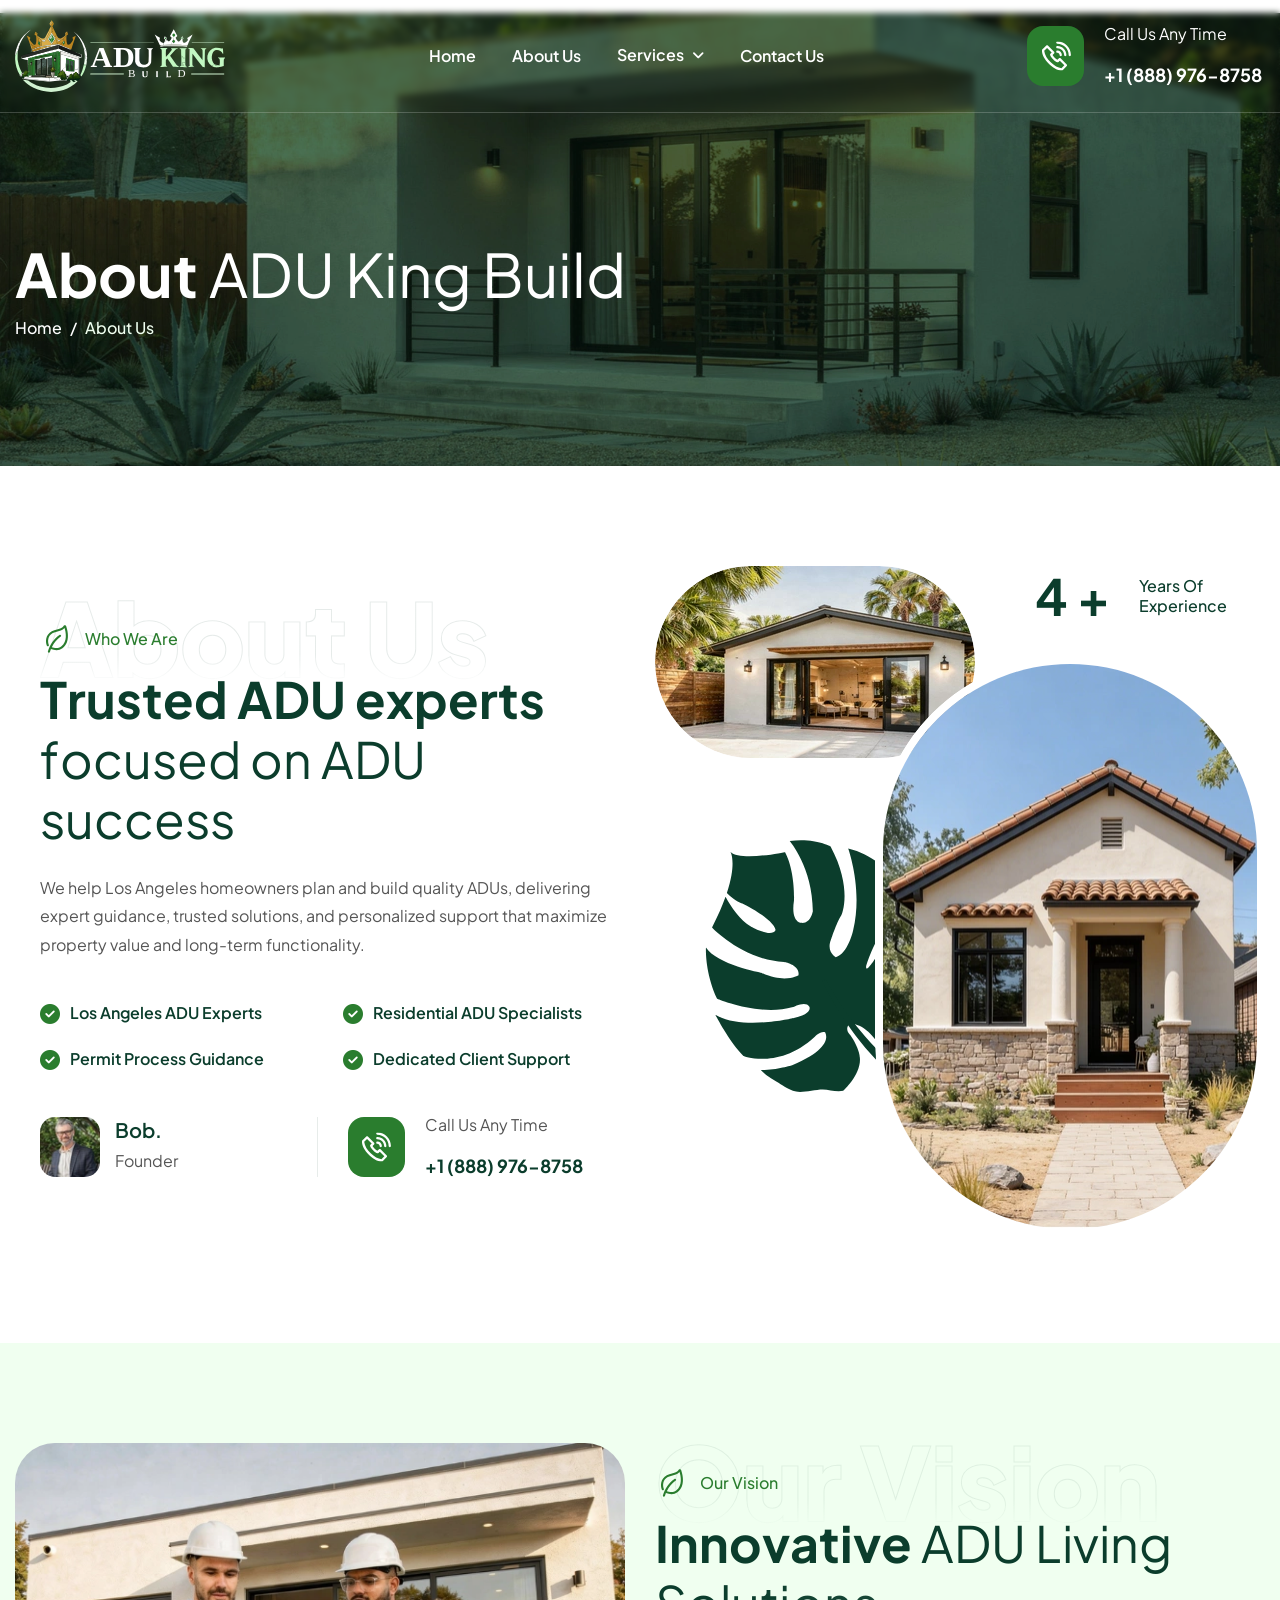
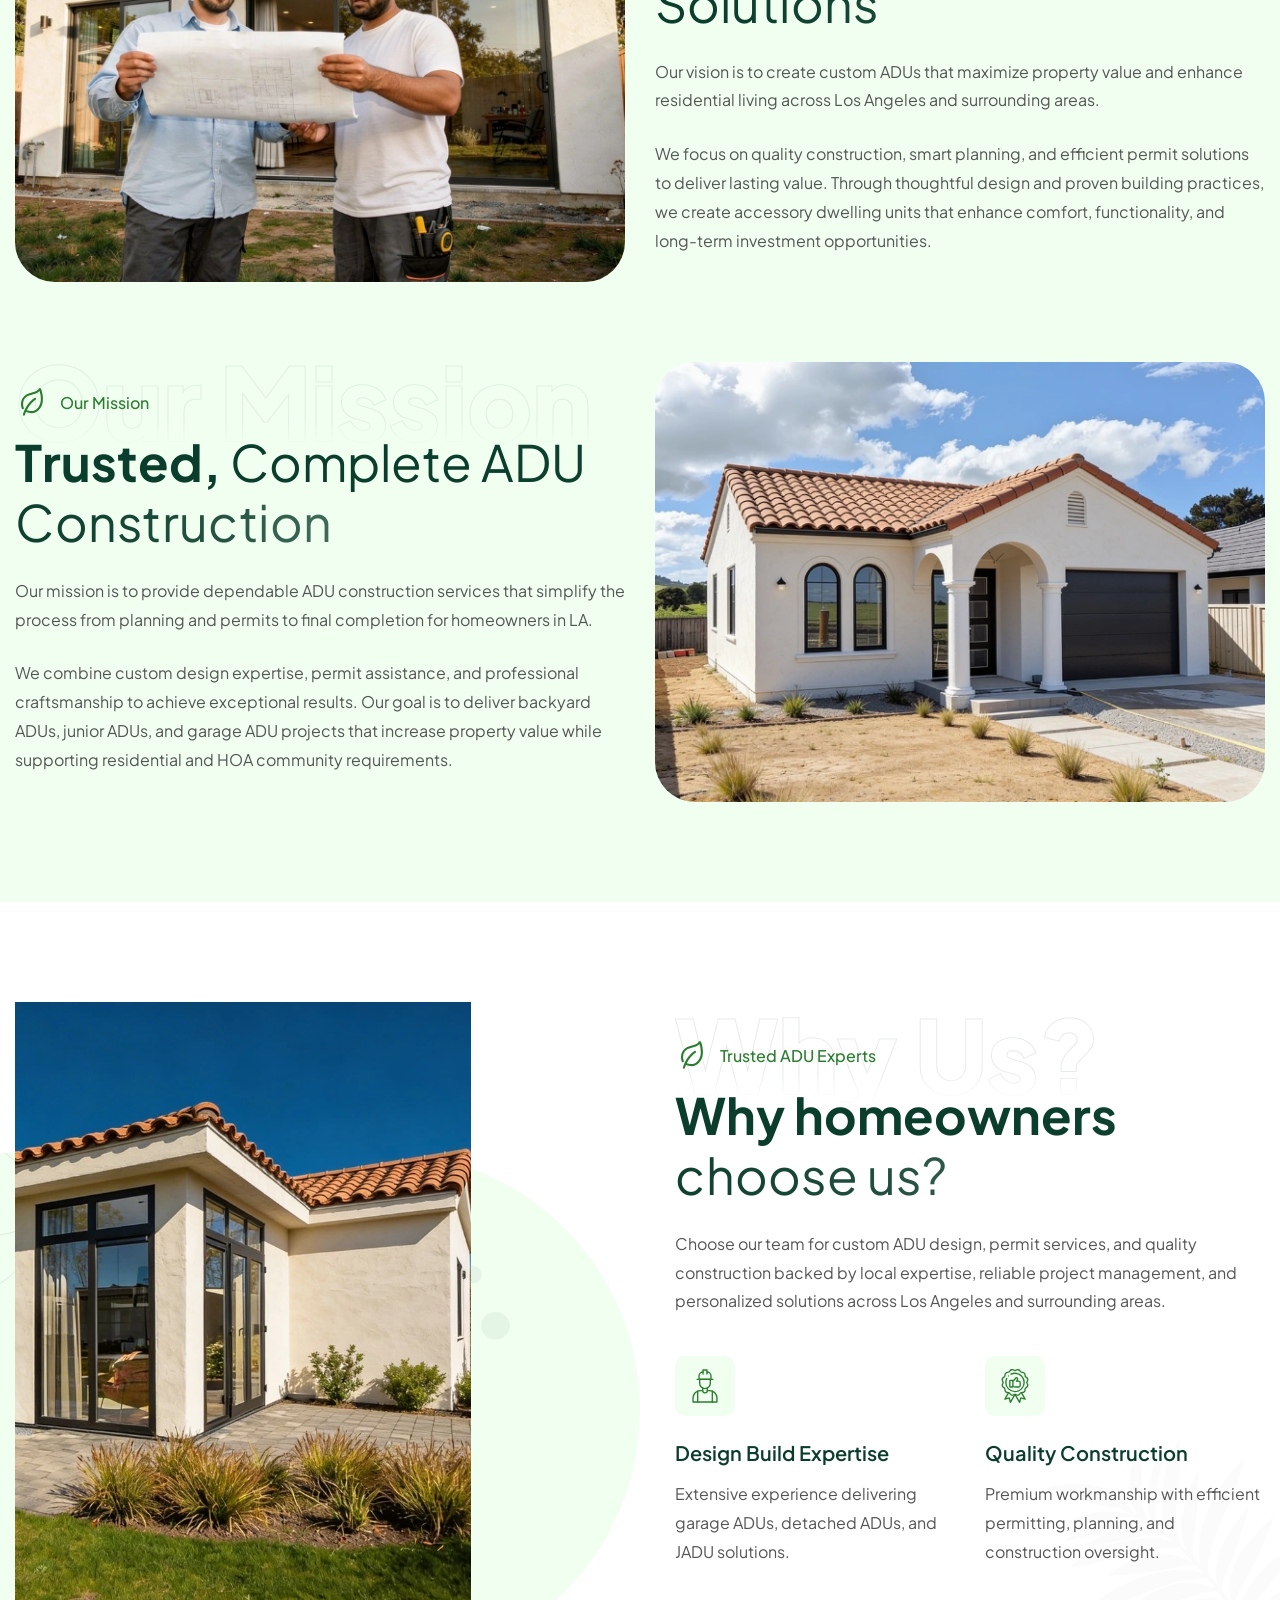
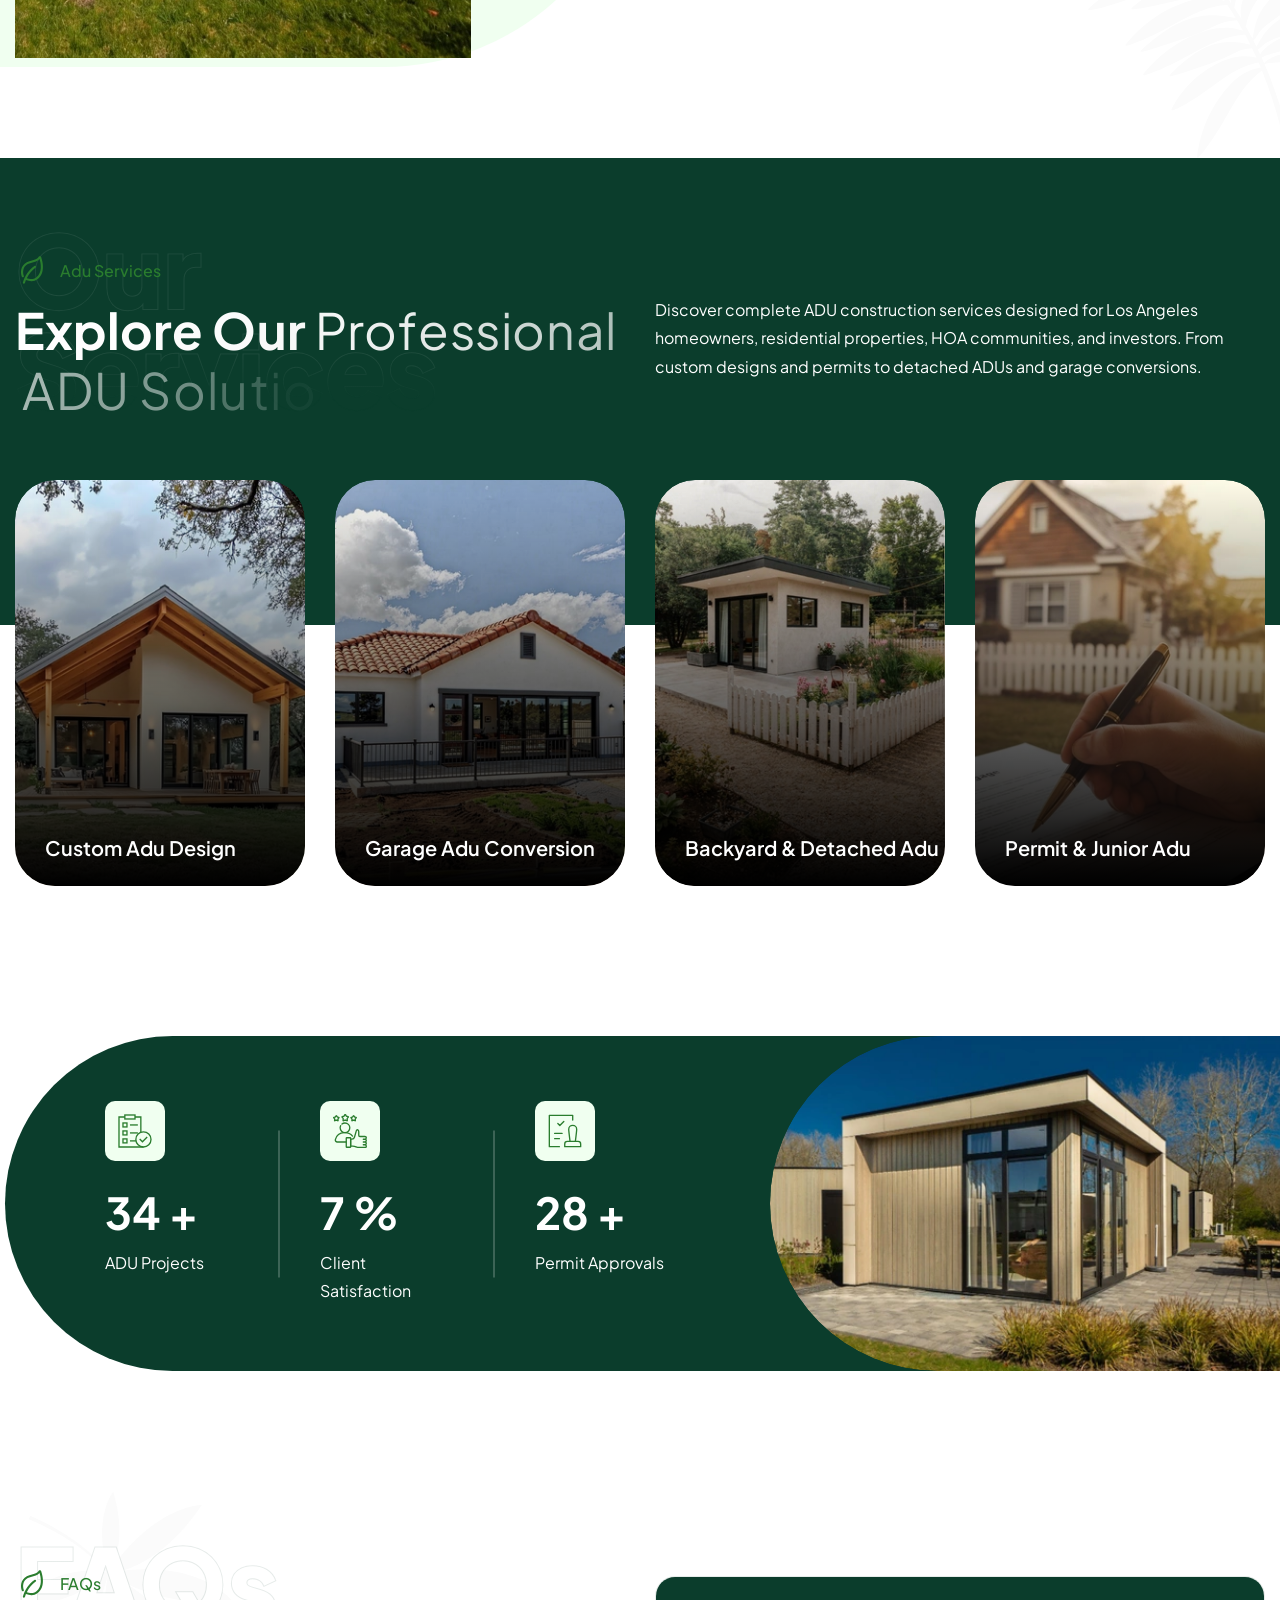
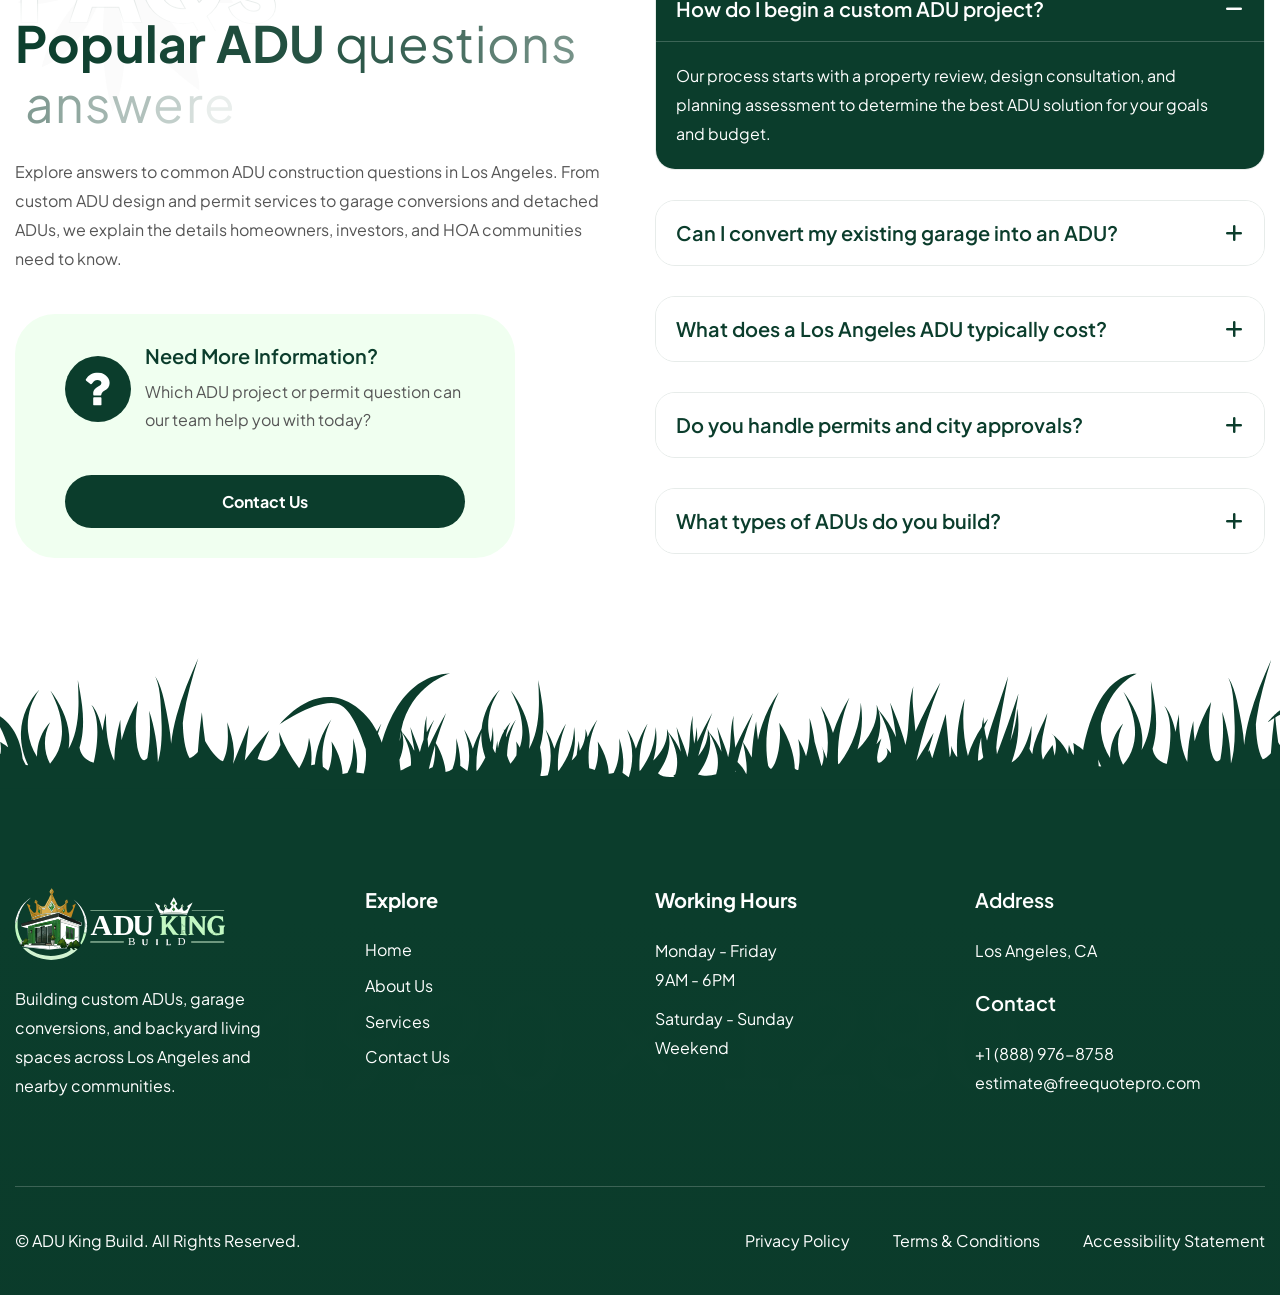
<file: about.html>
<!doctype html>
<html lang="zxx">
  <head>
    <!-- Meta -->
    <meta charset="utf-8" />
    <meta http-equiv="X-UA-Compatible" content="IE=edge" />
    <meta name="viewport" content="width=device-width, initial-scale=1.0" />

    <!-- Primary SEO -->
    <title>About ADU King Build | Los Angeles ADU Experts</title>

    <meta name="description" content="Learn about ADU King Build, a trusted Los Angeles ADU company specializing in custom ADU design, garage conversions, detached ADUs, permit services, and quality construction." />
    <meta name="keywords" content="About ADU King Build, Los Angeles ADU Experts, ADU Company Los Angeles, ADU Design Build Team, Accessory Dwelling Unit Specialists, ADU Contractors Los Angeles, Garage Conversion Experts, ADU Construction Company, ADU Planning Services, ADU Professionals" />
    <meta name="author" content="ADU King Build" />
    <meta name="robots" content="index, follow, max-image-preview:large" />

    <!-- Canonical URL -->
    <link rel="canonical" href="https://www.adukingbuild.com/about.html" />

    <!-- Open Graph -->
    <meta property="og:type" content="website" />
    <meta property="og:title" content="About ADU King Build | Los Angeles ADU Experts" />
    <meta property="og:description" content="Meet the team behind ADU King Build and discover why Los Angeles homeowners trust us for custom ADU design, permits, and construction services." />
    <meta property="og:url" content="https://www.adukingbuild.com/about.html" />
    <meta property="og:site_name" content="ADU King Build" />
    <meta property="og:image" content="https://www.adukingbuild.com/images/resources/about-adu-services-3.webp" />
    <meta property="og:image:width" content="1200" />
    <meta property="og:image:height" content="630" />
    <meta property="og:locale" content="en_US" />

    <!-- Twitter Card -->
    <meta name="twitter:card" content="summary_large_image" />
    <meta name="twitter:title" content="About ADU King Build | Los Angeles ADU Experts" />
    <meta name="twitter:description" content="Trusted Los Angeles ADU specialists providing custom ADU design, permit assistance, garage conversions, and detached ADU construction." />
    <meta name="twitter:image" content="https://www.adukingbuild.com/images/resources/about-adu-services-3.webp" />

    <!-- Favicon Icon -->
    <link rel="apple-touch-icon" sizes="57x57" href="images/favicon/apple-icon-57x57.png" />
    <link rel="apple-touch-icon" sizes="60x60" href="images/favicon/apple-icon-60x60.png" />
    <link rel="apple-touch-icon" sizes="72x72" href="images/favicon/apple-icon-72x72.png" />
    <link rel="apple-touch-icon" sizes="76x76" href="images/favicon/apple-icon-76x76.png" />
    <link rel="apple-touch-icon" sizes="114x114" href="images/favicon/apple-icon-114x114.png" />
    <link rel="apple-touch-icon" sizes="120x120" href="images/favicon/apple-icon-120x120.png" />
    <link rel="apple-touch-icon" sizes="144x144" href="images/favicon/apple-icon-144x144.png" />
    <link rel="apple-touch-icon" sizes="152x152" href="images/favicon/apple-icon-152x152.png" />
    <link rel="apple-touch-icon" sizes="180x180" href="images/favicon/apple-icon-180x180.png" />
    <link rel="icon" type="image/png" sizes="192x192" href="images/favicon/android-icon-192x192.png" />
    <link rel="icon" type="image/png" sizes="32x32" href="images/favicon/favicon-32x32.png" />
    <link rel="icon" type="image/png" sizes="96x96" href="images/favicon/favicon-96x96.png" />
    <link rel="icon" type="image/png" sizes="16x16" href="images/favicon/favicon-16x16.png" />
    <link rel="manifest" href="images/favicon/manifest.json" />
    <meta name="msapplication-TileColor" content="#ffffff" />
    <meta name="msapplication-TileImage" content="images/favicon/ms-icon-144x144.png" />
    <meta name="theme-color" content="#ffffff" />

    <!-- Google Fonts Css -->
    <link rel="preconnect" href="https://fonts.googleapis.com" />
    <link rel="preconnect" href="https://fonts.gstatic.com" crossorigin />
    <link href="https://fonts.googleapis.com/css2?family=Plus+Jakarta+Sans:ital,wght@0,200..800;1,200..800&display=swap" rel="stylesheet" />

    <!-- Bootstrap Css -->
    <link href="css/bootstrap.min.css" rel="stylesheet" media="screen" />

    <!-- SlickNav Css -->
    <link href="css/slicknav.min.css" rel="stylesheet" />

    <!-- Swiper Css -->
    <link rel="stylesheet" href="css/swiper-bundle.min.css" />

    <!-- Font Awesome Icon Css -->
    <link href="css/all.css" rel="stylesheet" media="screen" />

    <!-- Animated Css -->
    <link href="css/animate.css" rel="stylesheet" />

    <!-- Magnific Popup Css -->
    <link rel="stylesheet" href="css/magnific-popup.css" />

    <!-- Mouse Cursor Css -->
    <link rel="stylesheet" href="css/mousecursor.css" />

    <!-- Main Custom Css -->
    <link href="css/custom.css" rel="stylesheet" media="screen" />
  </head>
  <body>
    <!-- Header Start -->
    <header class="main-header">
      <div class="header-sticky">
        <nav class="navbar navbar-expand-lg">
          <div class="container">
            <!-- Logo Start -->
            <a class="navbar-brand" href="./">
              <img src="images/logo/adu-king-build-logo-1.svg" alt="adu king logo" />
            </a>
            <!-- Logo End -->

            <!-- Main Menu Start -->
            <div class="collapse navbar-collapse main-menu">
              <div class="nav-menu-wrapper">
                <ul class="navbar-nav mr-auto" id="menu">
                  <li class="nav-item"><a class="nav-link" href="./">Home</a></li>
                  <li class="nav-item"><a class="nav-link" href="about.html">About Us</a></li>
                  <li class="nav-item submenu">
                    <a class="nav-link" href="services.html">Services</a>
                    <ul>
                      <li class="nav-item"><a class="nav-link" href="service-custom-adu-design.html">Custom ADU Design</a></li>
                      <li class="nav-item"><a class="nav-link" href="service-junior-adu.html">Junior ADU</a></li>
                      <li class="nav-item"><a class="nav-link" href="service-garage-adu.html">Garage ADU</a></li>
                      <li class="nav-item"><a class="nav-link" href="service-backyard-adu.html">Backyard ADU</a></li>
                      <li class="nav-item"><a class="nav-link" href="service-detached-adu.html">Detached ADU</a></li>
                      <li class="nav-item"><a class="nav-link" href="service-adu-permit.html">ADU Permit Services</a></li>
                    </ul>
                  </li>
                  <li class="nav-item"><a class="nav-link" href="contact.html">Contact Us</a></li>
                </ul>
              </div>
              <!-- Contact Now Box Start -->
              <div class="contact-now-box d-inline-flex">
                <div class="icon-box">
                  <a href="tel:+18889768758"><img src="images/icons/icon-phone.svg" alt="contact for adu services across los angeles" /></a>
                </div>
                <div class="contact-now-box-content">
                  <p>call us any time</p>
                  <h3><a href="tel:+18889768758">+1 (888) 976-8758</a></h3>
                </div>
              </div>
              <!-- Contact Now Box End -->
            </div>
            <!-- Main Menu End -->
            <div class="navbar-toggle"></div>
          </div>
        </nav>
        <div class="responsive-menu"></div>
      </div>
    </header>
    <!-- Header End -->

    <!-- Page Header Start -->
    <div class="page-header">
      <div class="container">
        <div class="row align-items-center">
          <div class="col-lg-12">
            <!-- Page Header Box Start -->
            <div class="page-header-box">
              <h1 class="text-anime-style-2" data-cursor="-opaque">
                About
                <span>ADU King Build</span>
              </h1>
              <nav class="wow fadeInUp">
                <ol class="breadcrumb">
                  <li class="breadcrumb-item"><a href="./">home</a></li>
                  <li class="breadcrumb-item active" aria-current="page">about us</li>
                </ol>
              </nav>
            </div>
            <!-- Page Header Box End -->
          </div>
        </div>
      </div>
    </div>
    <!-- Page Header End -->

    <!-- About Us Section Start -->
    <div class="about-us page-about">
      <div class="container">
        <div class="row align-items-center">
          <div class="col-lg-6">
            <!-- About Us Content Start -->
            <div class="about-us-content">
              <!-- Section Title Start -->
              <div class="section-title">
                <div class="section-bg-title">
                  <span>about us</span>
                </div>

                <h3 class="wow fadeInUp">Who We Are</h3>

                <h2 class="text-anime-style-2" data-cursor="-opaque">
                  Trusted ADU experts
                  <span>focused on ADU success</span>
                </h2>

                <p class="wow fadeInUp" data-wow-delay="0.25s">We help Los Angeles homeowners plan and build quality ADUs, delivering expert guidance, trusted solutions, and personalized support that maximize property value and long-term functionality.</p>
              </div>
              <!-- Section Title End -->

              <!-- About Us Body Start -->
              <div class="about-us-body wow fadeInUp" data-wow-delay="0.5s">
                <ul>
                  <li>Los Angeles ADU Experts</li>
                  <li>Residential ADU Specialists</li>
                  <li>Permit Process Guidance</li>
                  <li>Dedicated Client Support</li>
                </ul>
              </div>
              <!-- About Us Body End -->

              <!-- About Us Footer Start -->
              <div class="about-us-footer wow fadeInUp" data-wow-delay="0.75s">
                <!-- About Company Founder Start -->
                <div class="about-company-founder">
                  <div class="company-founder-image">
                    <figure class="image-anime">
                      <img src="images/testimonias/bob-founder.webp" alt="ADU King Build leadership team serving Los Angeles homeowners" />
                    </figure>
                  </div>

                  <div class="company-founder-content">
                    <h3>Bob.</h3>
                    <p>Founder</p>
                  </div>
                </div>
                <!-- About Company Founder End -->

                <!-- Contact Now Box Start -->
                <div class="contact-now-box about-contact-box">
                  <div class="icon-box">
                    <a href="tel:+18889768758">
                      <img src="images/icons/icon-phone.svg" alt="Call ADU King Build Los Angeles" />
                    </a>
                  </div>

                  <div class="contact-now-box-content">
                    <p>call us any time</p>
                    <h3><a href="tel:+18889768758">+1 (888) 976-8758</a></h3>
                  </div>
                </div>
                <!-- Contact Now Box End -->
              </div>
              <!-- About Us Footer End -->
            </div>
            <!-- About Us Content End -->
          </div>

          <div class="col-lg-6">
            <!-- About Us Image Start -->
            <div class="about-image">
              <div class="about-img-1">
                <figure class="image-anime reveal">
                  <img src="images/resources/about-adu-service-4.webp" alt="ADU planning consultation with Los Angeles homeowners" />
                </figure>
              </div>

              <div class="about-img-2">
                <figure class="image-anime reveal">
                  <img src="images/resources/about-adu-services-3.webp" alt="ADU project management and property assessment in Los Angeles" />
                </figure>
              </div>

              <!-- Company Experience Start -->
              <div class="company-experience">
                <div class="company-experience-counter">
                  <h2>
                    <span class="counter">15</span>
                    +
                  </h2>
                </div>

                <div class="company-experience-content">
                  <p>years of experience</p>
                </div>
              </div>
              <!-- Company Experience End -->
            </div>
            <!-- About Us Image End -->
          </div>
        </div>
      </div>
    </div>
    <!-- About Us Section End -->

    <!-- Our Vision Mission Section Start -->
    <div class="our-vision-mission">
      <div class="container">
        <!-- Vision Mission Box Start -->
        <div class="row vision-mission-box align-items-center">
          <div class="col-lg-6">
            <!-- Our Vision Image Start -->
            <div class="our-vision-image">
              <figure class="image-anime reveal">
                <img src="images/resources/our-vision.webp" alt="Custom detached ADU construction project in Los Angeles featuring modern backyard living space and residential property expansion" />
              </figure>
            </div>
            <!-- Our Vision Image End -->
          </div>

          <div class="col-lg-6">
            <!-- Our Vision Content Start -->
            <div class="our-vision-content">
              <!-- Section Title Start -->
              <div class="section-title">
                <div class="section-bg-title dark-bg-1">
                  <span>Our Vision</span>
                </div>

                <h3 class="wow fadeInUp">our vision</h3>

                <h2 class="text-anime-style-2" data-cursor="-opaque">
                  Innovative
                  <span>ADU Living Solutions</span>
                </h2>

                <p class="wow fadeInUp" data-wow-delay="0.25s">Our vision is to create custom ADUs that maximize property value and enhance residential living across Los Angeles and surrounding areas.</p>

                <p class="wow fadeInUp" data-wow-delay="0.5s">We focus on quality construction, smart planning, and efficient permit solutions to deliver lasting value. Through thoughtful design and proven building practices, we create accessory dwelling units that enhance comfort, functionality, and long-term investment opportunities.</p>
              </div>
              <!-- Section Title End -->
            </div>
            <!-- Our Vision Content End -->
          </div>
        </div>
        <!-- Vision Mission Box End -->

        <!-- Vision Mission Box Start -->
        <div class="row vision-mission-box align-items-center">
          <div class="col-lg-6">
            <!-- Our Mission Image Start -->
            <div class="our-mission-image">
              <figure class="image-anime reveal">
                <img src="images/resources/our-mission.webp" alt="Los Angeles ADU builder completing custom garage ADU conversion and permit approved residential construction project" />
              </figure>
            </div>
            <!-- Our Mission Image End -->
          </div>

          <div class="col-lg-6">
            <!-- Our Mission Content Start -->
            <div class="our-mission-content">
              <!-- Section Title Start -->
              <div class="section-title">
                <div class="section-bg-title dark-bg-1">
                  <span>Our Mission</span>
                </div>

                <h3 class="wow fadeInUp">our mission</h3>

                <h2 class="text-anime-style-2" data-cursor="-opaque">
                  Trusted,
                  <span>Complete ADU Construction</span>
                </h2>

                <p class="wow fadeInUp" data-wow-delay="0.25s">Our mission is to provide dependable ADU construction services that simplify the process from planning and permits to final completion for homeowners in LA.</p>

                <p class="wow fadeInUp" data-wow-delay="0.5s">We combine custom design expertise, permit assistance, and professional craftsmanship to achieve exceptional results. Our goal is to deliver backyard ADUs, junior ADUs, and garage ADU projects that increase property value while supporting residential and HOA community requirements.</p>
              </div>
              <!-- Section Title End -->
            </div>
            <!-- Our Mission Content End -->
          </div>
        </div>
        <!-- Vision Mission Box End -->
      </div>
    </div>
    <!-- Our Vision Mission Section End -->

    <!-- Why choose Us Section Start -->
    <div class="why-choose-us about-why-choose">
      <div class="container">
        <div class="row align-items-center">
          <div class="col-lg-6 order-lg-1 order-2">
            <!-- Why choose Image Start -->
            <div class="why-choose-image">
              <figure>
                <img src="images/resources/why-choose-us-2.webp" alt="Custom ADU construction team building garage conversions, detached ADUs and backyard ADUs in Los Angeles" />
              </figure>
            </div>
            <!-- Why choose Image End -->
          </div>

          <div class="col-lg-6 order-lg-2 order-1">
            <!-- Why choose Content Start -->
            <div class="why-choose-content">
              <!-- Section Title Start -->
              <div class="section-title">
                <div class="section-bg-title">
                  <span>Why Us?</span>
                </div>

                <h3 class="wow fadeInUp">trusted ADU experts</h3>

                <h2 class="text-anime-style-2" data-cursor="-opaque">
                  Why homeowners
                  <span>choose us?</span>
                </h2>

                <p class="wow fadeInUp" data-wow-delay="0.25s">Choose our team for custom ADU design, permit services, and quality construction backed by local expertise, reliable project management, and personalized solutions across Los Angeles and surrounding areas.</p>
              </div>
              <!-- Section Title End -->

              <!-- Why choose Body Start -->
              <div class="why-choose-body wow fadeInUp" data-wow-delay="0.5s">
                <!-- Why choose Item Start -->
                <div class="why-choose-item">
                  <div class="icon-box">
                    <img src="images/icons/adu-expert-green.svg" alt="Experienced ADU builder and contractor serving Los Angeles homeowners" />
                  </div>

                  <div class="why-choose-item-content">
                    <h3>design build expertise</h3>
                    <p>Extensive experience delivering garage ADUs, detached ADUs, and JADU solutions.</p>
                  </div>
                </div>
                <!-- Why choose Item End -->

                <!-- Why choose Item Start -->
                <div class="why-choose-item">
                  <div class="icon-box">
                    <img src="images/icons/quality-icon-green.svg" alt="Professional ADU construction and permit services in Los Angeles" />
                  </div>

                  <div class="why-choose-item-content">
                    <h3>quality construction</h3>
                    <p>Premium workmanship with efficient permitting, planning, and construction oversight.</p>
                  </div>
                </div>
                <!-- Why choose Item End -->
              </div>
              <!-- Why choose Body End -->
            </div>
            <!-- Why choose Content End -->
          </div>
        </div>
      </div>
    </div>
    <!-- Why choose Us Section End -->

    <!-- Our Services Section Start -->
    <div class="our-team">
      <div class="container">
        <div class="row section-row align-items-center">
          <div class="col-lg-6">
            <!-- Section Title Start -->
            <div class="section-title">
              <div class="section-bg-title dark-bg-2">
                <span>Our Services</span>
              </div>
              <h3 class="wow fadeInUp">adu services</h3>
              <h2 class="text-anime-style-2" data-cursor="-opaque">
                Explore Our
                <span>Professional ADU Solutions</span>
              </h2>
            </div>
            <!-- Section Title End -->
          </div>

          <div class="col-lg-6">
            <!-- Section Title Content Start -->
            <div class="section-title-content wow fadeInUp" data-wow-delay="0.25s">
              <p>Discover complete ADU construction services designed for Los Angeles homeowners, residential properties, HOA communities, and investors. From custom designs and permits to detached ADUs and garage conversions.</p>
            </div>
            <!-- Section Title Content End -->
          </div>
        </div>

        <div class="row">
          <div class="col-lg-3 col-md-6">
            <!-- Service Item Start -->
            <div class="team-member-item wow fadeInUp">
              <!-- Service Image Start -->
              <div class="team-image">
                <figure class="image-anime">
                  <img src="images/services/custom-adu-design-2.webp" alt="Custom ADU design services and accessory dwelling unit planning in Los Angeles" />
                </figure>
              </div>
              <!-- Service Image End -->

              <!-- Service Body Start -->
              <div class="team-body">
                <div class="team-body-title">
                  <h3><a href="service-custom-adu-design.html">custom adu design</a></h3>
                </div>

                <div class="team-body-content">
                  <p>Custom ADU design services tailored to Los Angeles properties, maximizing space, functionality, and long-term property value.</p>
                </div>
              </div>
              <!-- Service Body End -->
            </div>
            <!-- Service Item End -->
          </div>

          <div class="col-lg-3 col-md-6">
            <!-- Service Item Start -->
            <div class="team-member-item wow fadeInUp" data-wow-delay="0.2s">
              <!-- Service Image Start -->
              <div class="team-image">
                <figure class="image-anime">
                  <img src="images/services/garage-adu-2.webp" alt="Garage ADU conversion contractor creating rental income units in Los Angeles" />
                </figure>
              </div>
              <!-- Service Image End -->

              <!-- Service Body Start -->
              <div class="team-body">
                <div class="team-body-title">
                  <h3><a href="service-garage-adu.html">garage adu conversion</a></h3>
                </div>

                <div class="team-body-content">
                  <p>Convert your existing garage into a modern ADU with expert planning, construction, and permit support throughout Los Angeles.</p>
                </div>
              </div>
              <!-- Service Body End -->
            </div>
            <!-- Service Item End -->
          </div>

          <div class="col-lg-3 col-md-6">
            <!-- Service Item Start -->
            <div class="team-member-item wow fadeInUp" data-wow-delay="0.4s">
              <!-- Service Image Start -->
              <div class="team-image">
                <figure class="image-anime">
                  <img src="images/services/backyard-adu-2.webp" alt="Backyard and detached ADU construction services for Los Angeles residential properties" />
                </figure>
              </div>
              <!-- Service Image End -->

              <!-- Service Body Start -->
              <div class="team-body">
                <div class="team-body-title">
                  <h3><a href="service-backyard-adu.html">backyard &amp; detached adu</a></h3>
                </div>

                <div class="team-body-content">
                  <p>Build a backyard or detached ADU for rental income, family living, or flexible residential space in Los Angeles.</p>
                </div>
              </div>
              <!-- Service Body End -->
            </div>
            <!-- Service Item End -->
          </div>

          <div class="col-lg-3 col-md-6">
            <!-- Service Item Start -->
            <div class="team-member-item wow fadeInUp" data-wow-delay="0.6s">
              <!-- Service Image Start -->
              <div class="team-image">
                <figure class="image-anime">
                  <img src="images/services/permit-services-2.webp" alt="ADU permit services and junior ADU planning assistance in Los Angeles California" />
                </figure>
              </div>
              <!-- Service Image End -->

              <!-- Service Body Start -->
              <div class="team-body">
                <div class="team-body-title">
                  <h3><a href="service-adu-permit.html">permit &amp; junior adu</a></h3>
                </div>

                <div class="team-body-content">
                  <p>Streamline approvals with ADU permit services and junior ADU solutions designed to meet local Los Angeles requirements.</p>
                </div>
              </div>
              <!-- Service Body End -->
            </div>
            <!-- Service Item End -->
          </div>
        </div>
      </div>
    </div>
    <!-- Our Services Section End -->

    <!-- Our Counter Section Start -->
    <div class="our-counter">
      <div class="container-fluid">
        <div class="row">
          <div class="col-lg-12">
            <!-- Our Counter Box Start -->
            <div class="our-counter-box">
              <!-- Counter Content Box Start -->
              <div class="counter-content-box">
                <!-- Counter Item Start -->
                <div class="counter-item">
                  <div class="icon-box">
                    <img src="images/icons/projects-completed-icon-green.svg" alt="Completed custom ADU design and construction projects across Los Angeles" />
                  </div>
                  <div class="counter-item-content">
                    <h2>
                      <span class="counter">450</span>
                      +
                    </h2>
                    <p>ADU projects</p>
                  </div>
                </div>
                <!-- Counter Item End -->

                <!-- Counter Item Start -->
                <div class="counter-item">
                  <div class="icon-box">
                    <img src="images/icons/client-satisfaction-green.svg" alt="Experienced ADU designers builders permit specialists and construction professionals" />
                  </div>
                  <div class="counter-item-content">
                    <h2>
                      <span class="counter">100</span>
                      %
                    </h2>
                    <p>client satisfaction</p>
                  </div>
                </div>
                <!-- Counter Item End -->

                <!-- Counter Item Start -->
                <div class="counter-item">
                  <div class="icon-box">
                    <img src="images/icons/permit-approval-green.svg" alt="Successful ADU permits approvals and satisfied homeowners in Los Angeles" />
                  </div>
                  <div class="counter-item-content">
                    <h2>
                      <span class="counter">390</span>
                      +
                    </h2>
                    <p>permit approvals</p>
                  </div>
                </div>
                <!-- Counter Item End -->
              </div>
              <!-- Counter Content Box End -->

              <!-- Counter Image Start -->
              <div class="counter-image">
                <figure class="image-anime">
                  <img src="images/resources/counter-section.webp" alt="Custom backyard ADU and detached accessory dwelling unit construction in Los Angeles" />
                </figure>
              </div>
              <!-- Counter Image End -->
            </div>
            <!-- Our Counter Box End -->
          </div>
        </div>
      </div>
    </div>
    <!-- Our Counter Section End -->

    <!-- Our Faqs Section Start -->
    <div class="our-faqs">
      <div class="container">
        <div class="row align-items-center">
          <div class="col-lg-6">
            <!-- Our Faqs Content Start -->
            <div class="our-faqs-content">
              <!-- Section Title Start -->
              <div class="section-title">
                <div class="section-bg-title">
                  <span>FAQs</span>
                </div>
                <h3 class="wow fadeInUp">FAQs</h3>
                <h2 class="text-anime-style-2" data-cursor="-opaque">
                  Popular ADU
                  <span>questions answered</span>
                </h2>
                <p class="wow fadeInUp" data-wow-delay="0.25s">Explore answers to common ADU construction questions in Los Angeles. From custom ADU design and permit services to garage conversions and detached ADUs, we explain the details homeowners, investors, and HOA communities need to know.</p>
              </div>
              <!-- Section Title End -->

              <!-- Our Faqs CTA Start -->
              <div class="our-faqs-cta wow fadeInUp" data-wow-delay="0.5s">
                <!-- Faqs CTA Box Start -->
                <div class="faqs-cta-box">
                  <div class="icon-box">
                    <img src="images/icons/icon-faqs-cta-box.svg" alt="ADU consultation and permit assistance services in Los Angeles" />
                  </div>
                  <div class="faqs-cta-content">
                    <h3>Need More Information?</h3>
                    <p>Which ADU project or permit question can our team help you with today?</p>
                  </div>
                </div>
                <!-- Faqs CTA Box End -->

                <!-- Faqs CTA Btn Start -->
                <div class="faqs-cta-btn">
                  <a href="contact.html" class="btn-default">contact us</a>
                </div>
                <!-- Faqs CTA Btn End -->
              </div>
              <!-- Our Faqs CTA End -->
            </div>
            <!-- Our Faqs Content End -->
          </div>

          <div class="col-lg-6">
            <div class="our-faq-section">
              <!-- FAQ Accordion Start -->
              <div class="faq-accordion" id="accordion">
                <!-- FAQ Item Start -->
                <div class="accordion-item wow fadeInUp">
                  <h2 class="accordion-header" id="heading1">
                    <button class="accordion-button" type="button" data-bs-toggle="collapse" data-bs-target="#collapse1" aria-expanded="true" aria-controls="collapse1">How do I begin a custom ADU project?</button>
                  </h2>
                  <div id="collapse1" class="accordion-collapse collapse show" aria-labelledby="heading1" data-bs-parent="#accordion">
                    <div class="accordion-body">
                      <p>Our process starts with a property review, design consultation, and planning assessment to determine the best ADU solution for your goals and budget.</p>
                    </div>
                  </div>
                </div>
                <!-- FAQ Item End -->

                <!-- FAQ Item Start -->
                <div class="accordion-item wow fadeInUp" data-wow-delay="0.2s">
                  <h2 class="accordion-header" id="heading2">
                    <button class="accordion-button collapsed" type="button" data-bs-toggle="collapse" data-bs-target="#collapse2" aria-expanded="false" aria-controls="collapse2">Can I convert my existing garage into an ADU?</button>
                  </h2>
                  <div id="collapse2" class="accordion-collapse collapse" aria-labelledby="heading2" data-bs-parent="#accordion">
                    <div class="accordion-body">
                      <p>Yes. Garage ADU conversions are one of the most popular ways to create rental income, guest housing, or multigenerational living space.</p>
                    </div>
                  </div>
                </div>
                <!-- FAQ Item End -->

                <!-- FAQ Item Start -->
                <div class="accordion-item wow fadeInUp" data-wow-delay="0.4s">
                  <h2 class="accordion-header" id="heading3">
                    <button class="accordion-button collapsed" type="button" data-bs-toggle="collapse" data-bs-target="#collapse3" aria-expanded="false" aria-controls="collapse3">What does a Los Angeles ADU typically cost?</button>
                  </h2>
                  <div id="collapse3" class="accordion-collapse collapse" aria-labelledby="heading3" data-bs-parent="#accordion">
                    <div class="accordion-body">
                      <p>Costs vary by size, design, site conditions, and construction scope. We provide detailed estimates tailored to each property and project.</p>
                    </div>
                  </div>
                </div>
                <!-- FAQ Item End -->

                <!-- FAQ Item Start -->
                <div class="accordion-item wow fadeInUp" data-wow-delay="0.6s">
                  <h2 class="accordion-header" id="heading4">
                    <button class="accordion-button collapsed" type="button" data-bs-toggle="collapse" data-bs-target="#collapse4" aria-expanded="false" aria-controls="collapse4">Do you handle permits and city approvals?</button>
                  </h2>
                  <div id="collapse4" class="accordion-collapse collapse" aria-labelledby="heading4" data-bs-parent="#accordion">
                    <div class="accordion-body">
                      <p>
                        <strong>ADU King Build</strong>
                        manages permit preparation, plan submission, and approval coordination to help streamline the process.
                      </p>
                    </div>
                  </div>
                </div>
                <!-- FAQ Item End -->

                <!-- FAQ Item Start -->
                <div class="accordion-item wow fadeInUp" data-wow-delay="0.8s">
                  <h2 class="accordion-header" id="heading5">
                    <button class="accordion-button collapsed" type="button" data-bs-toggle="collapse" data-bs-target="#collapse5" aria-expanded="false" aria-controls="collapse5">What types of ADUs do you build?</button>
                  </h2>
                  <div id="collapse5" class="accordion-collapse collapse" aria-labelledby="heading5" data-bs-parent="#accordion">
                    <div class="accordion-body">
                      <p>We design and build detached ADUs, backyard homes, garage conversions, junior ADUs, and custom accessory dwelling units throughout Los Angeles.</p>
                    </div>
                  </div>
                </div>
                <!-- FAQ Item End -->
              </div>
              <!-- FAQ Accordion End -->
            </div>
          </div>
        </div>
      </div>
    </div>
    <!-- Our Faqs Section End -->

    <!-- Footer Start -->
    <footer class="main-footer">
      <div class="container">
        <div class="row">
          <div class="col-lg-3 col-md-12">
            <!-- About Footer Start -->
            <div class="about-footer">
              <!-- Footer Logo Start -->
              <div class="footer-logo">
                <img src="images/logo/adu-king-build-logo-1.svg" alt="adu king build footer logo" />
              </div>
              <!-- Footer Logo End -->

              <!-- About Footer Content Start -->

              <div class="about-footer-content">
                <p>Building custom ADUs, garage conversions, and backyard living spaces across Los Angeles and nearby communities.</p>
              </div>
            </div>
            <!-- About Footer End -->
          </div>

          <div class="col-lg-3 col-md-4 col-6">
            <!-- About Links Start -->
            <div class="footer-links">
              <h3>explore</h3>
              <ul>
                <li><a href="index.html">home</a></li>
                <li><a href="about.html">about us</a></li>
                <li><a href="services.html">services</a></li>
                <li><a href="contact.html">Contact Us</a></li>
              </ul>
            </div>
            <!-- About Links End -->
          </div>

          <div class="col-lg-3 col-md-4 col-6">
            <!-- Working Hours Start -->
            <div class="working-hour">
              <h3>working hours</h3>
              <div class="working-hour-box">
                <p>Monday - Friday</p>
                <p>9AM - 6PM</p>
              </div>

              <div class="working-hour-box">
                <p>Saturday - Sunday</p>
                <p>Weekend</p>
              </div>
            </div>
            <!-- Working Hours End -->
          </div>

          <div class="col-lg-3 col-md-4">
            <!-- Footer Contact Start -->
            <div class="footer-contact">
              <!-- Footer Info Box Start -->
              <div class="footer-info-box">
                <h3>address</h3>
                <p>Los Angeles, CA</p>
              </div>
              <!-- Footer Info Box End -->

              <!-- Footer Info Box Start -->
              <div class="footer-info-box">
                <h3>contact</h3>
                <p><a href="tel:+18889768758">+1 (888) 976-8758</a></p>
                <p><a href="mailto:estimate@freequotepro.com">estimate@freequotepro.com</a></p>
              </div>
              <!-- Footer Info Box End -->
            </div>
            <!-- Footer Contact End -->
          </div>
        </div>

        <!-- Footer Copyright Section Start -->
        <div class="footer-copyright">
          <div class="row align-items-center">
            <div class="col-lg-6 col-md-6">
              <!-- Footer Copyright Start -->
              <div class="footer-copyright-text">
                <p>© ADU King Build. All Rights Reserved.</p>
              </div>
              <!-- Footer Copyright End -->
            </div>

            <div class="col-lg-6 col-md-6">
              <!-- Footer Social Link Start -->
              <div class="footer-privacy-policy">
                <ul>
                  <li><a href="privacy-policy.html">privacy policy</a></li>
                  <li><a href="terms-conditions.html">terms &amp; conditions</a></li>
                  <li><a href="accessibility-statement.html">accessibility statement</a></li>
                </ul>
              </div>
              <!-- Footer Social Link End -->
            </div>
          </div>
        </div>
        <!-- Footer Copyright Section End -->
      </div>
    </footer>
    <!-- Footer End -->

    <!-- Jquery Library File -->
    <script src="js/jquery-3.7.1.min.js"></script>
    <!-- Bootstrap js file -->
    <script src="js/bootstrap.min.js"></script>
    <!-- Validator js file -->
    <script src="js/validator.min.js"></script>
    <!-- SlickNav js file -->
    <script src="js/jquery.slicknav.js"></script>
    <!-- Swiper js file -->
    <script src="js/swiper-bundle.min.js"></script>
    <!-- Counter js file -->
    <script src="js/jquery.waypoints.min.js"></script>
    <script src="js/jquery.counterup.min.js"></script>
    <!-- Isotop js file -->
    <script src="js/isotope.min.js"></script>
    <!-- Magnific js file -->
    <script src="js/jquery.magnific-popup.min.js"></script>
    <!-- SmoothScroll -->
    <script src="js/SmoothScroll.js"></script>
    <!-- Parallax js -->
    <script src="js/parallaxie.js"></script>
    <!-- MagicCursor js file -->
    <script src="js/gsap.min.js"></script>
    <script src="js/magiccursor.js"></script>
    <!-- Text Effect js file -->
    <script src="js/SplitText.js"></script>
    <script src="js/ScrollTrigger.min.js"></script>
    <!-- YTPlayer js File -->
    <script src="js/jquery.mb.YTPlayer.min.js"></script>
    <!-- Wow js file -->
    <script src="js/wow.js"></script>
    <!-- Main Custom js file -->
    <script src="js/function.js"></script>
  </body>
</html>
</file>
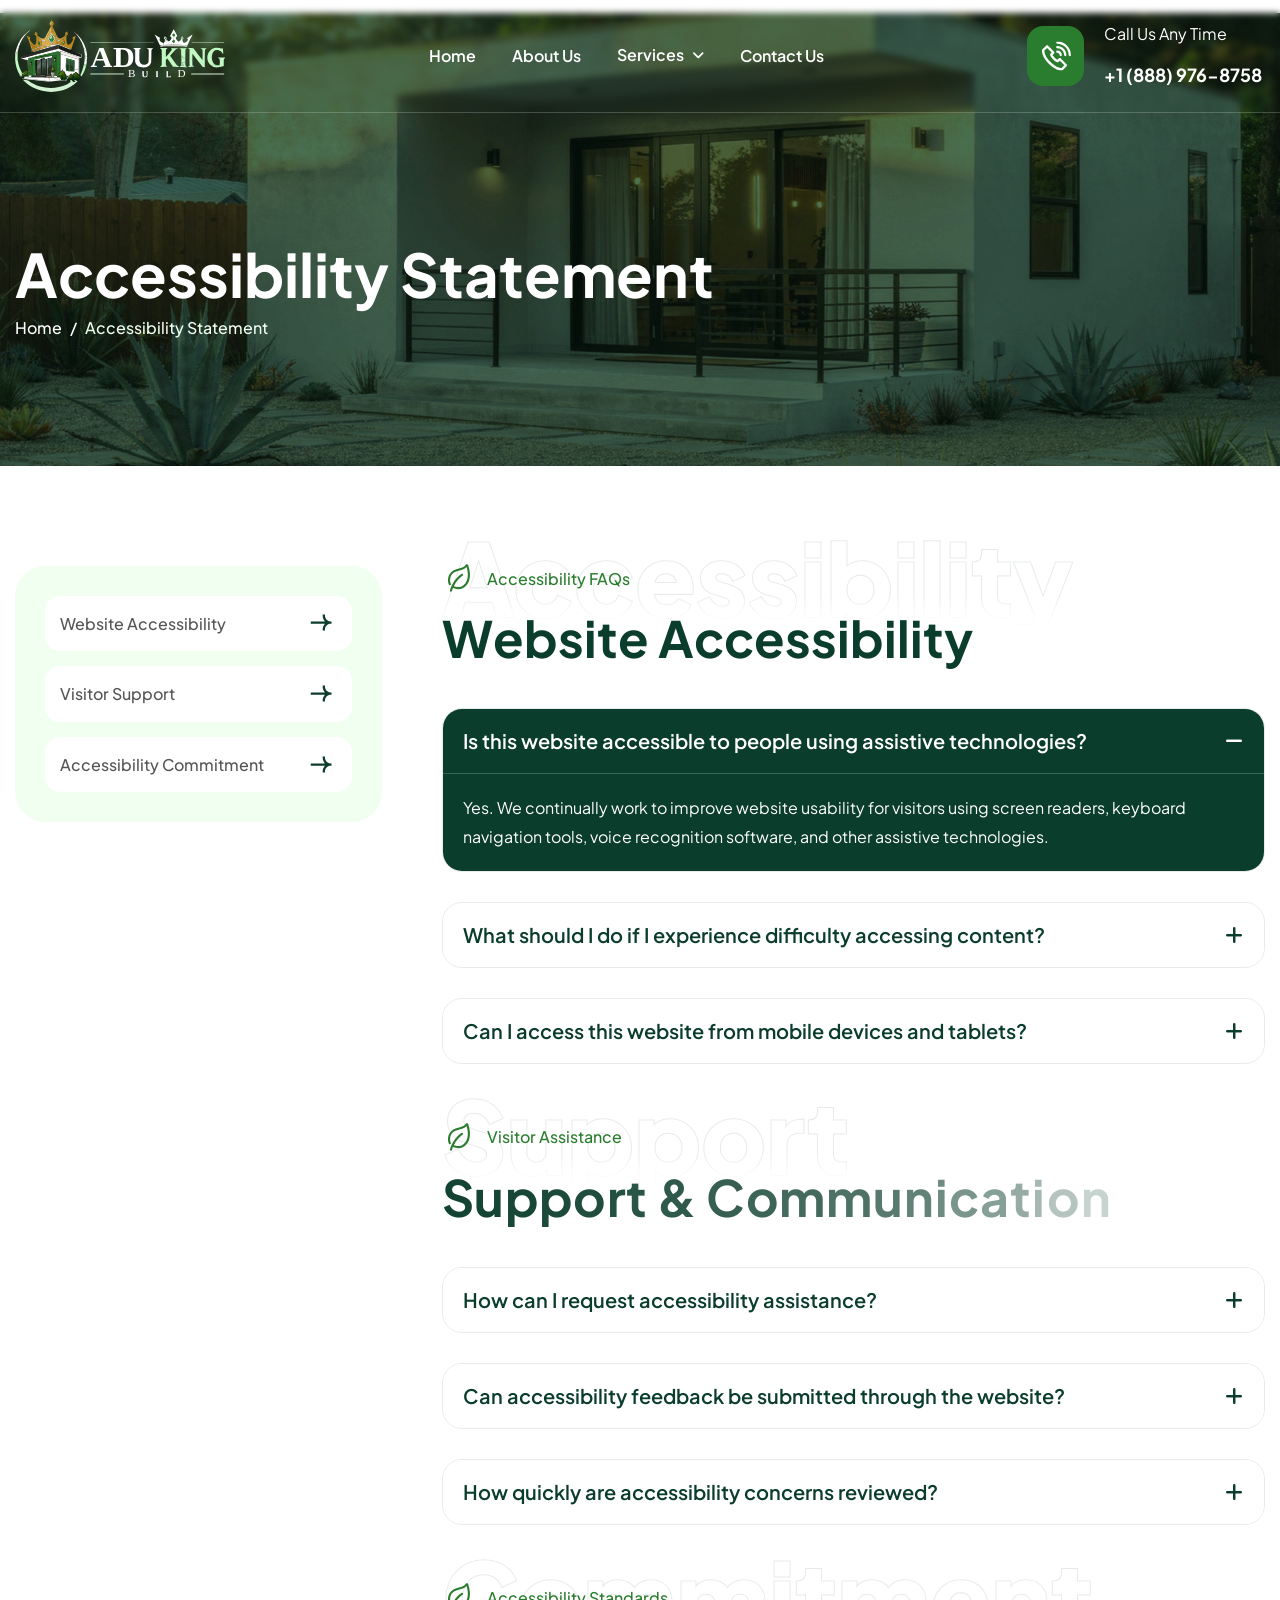
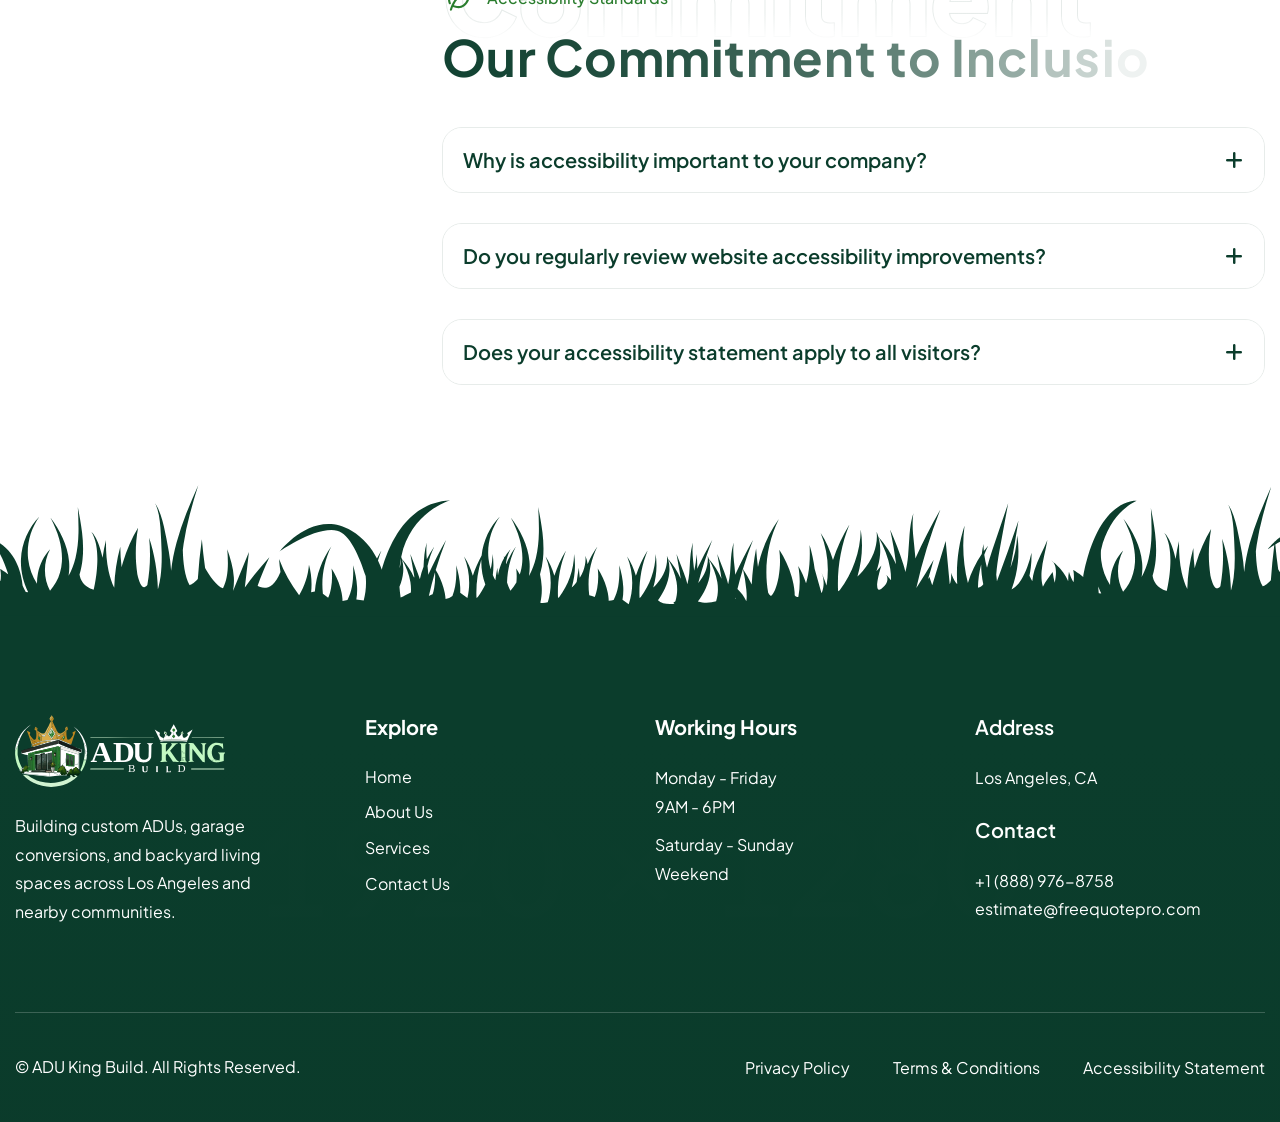
<file: accessibility-statement.html>
<!doctype html>
<html lang="zxx">
  <head>
    <!-- Meta -->
    <meta charset="utf-8" />
    <meta http-equiv="X-UA-Compatible" content="IE=edge" />
    <meta name="viewport" content="width=device-width, initial-scale=1.0" />

    <!-- Primary SEO -->
    <title>Accessibility Statement | ADU King Build</title>

    <meta name="description" content="Read the Accessibility Statement for ADU King Build and learn how we strive to provide an accessible website experience for all visitors." />
    <meta name="keywords" content="Accessibility Statement, Website Accessibility, ADA Compliance, Accessible Website, ADU King Build Accessibility, Website Usability" />
    <meta name="author" content="ADU King Build" />
    <meta name="robots" content="index, follow, max-image-preview:large" />

    <!-- Canonical URL -->
    <link rel="canonical" href="https://www.adukingbuild.com/accessibility-statement.html" />

    <!-- Open Graph -->
    <meta property="og:type" content="website" />
    <meta property="og:title" content="Accessibility Statement | ADU King Build" />
    <meta property="og:description" content="Learn about ADU King Build's commitment to providing an accessible and user-friendly online experience for all visitors." />
    <meta property="og:url" content="https://www.adukingbuild.com/accessibility-statement.html" />
    <meta property="og:site_name" content="ADU King Build" />
    <meta property="og:image" content="https://www.adukingbuild.com/images/resources/why-choose-us.webp" />
    <meta property="og:image:width" content="1200" />
    <meta property="og:image:height" content="630" />
    <meta property="og:locale" content="en_US" />

    <!-- Twitter Card -->
    <meta name="twitter:card" content="summary_large_image" />
    <meta name="twitter:title" content="Accessibility Statement | ADU King Build" />
    <meta name="twitter:description" content="Our commitment to website accessibility, usability, and equal access for all visitors." />
    <meta name="twitter:image" content="https://www.adukingbuild.com/images/resources/why-choose-us.webp" />

    <!-- Favicon Icon -->
    <link rel="apple-touch-icon" sizes="57x57" href="images/favicon/apple-icon-57x57.png" />
    <link rel="apple-touch-icon" sizes="60x60" href="images/favicon/apple-icon-60x60.png" />
    <link rel="apple-touch-icon" sizes="72x72" href="images/favicon/apple-icon-72x72.png" />
    <link rel="apple-touch-icon" sizes="76x76" href="images/favicon/apple-icon-76x76.png" />
    <link rel="apple-touch-icon" sizes="114x114" href="images/favicon/apple-icon-114x114.png" />
    <link rel="apple-touch-icon" sizes="120x120" href="images/favicon/apple-icon-120x120.png" />
    <link rel="apple-touch-icon" sizes="144x144" href="images/favicon/apple-icon-144x144.png" />
    <link rel="apple-touch-icon" sizes="152x152" href="images/favicon/apple-icon-152x152.png" />
    <link rel="apple-touch-icon" sizes="180x180" href="images/favicon/apple-icon-180x180.png" />
    <link rel="icon" type="image/png" sizes="192x192" href="images/favicon/android-icon-192x192.png" />
    <link rel="icon" type="image/png" sizes="32x32" href="images/favicon/favicon-32x32.png" />
    <link rel="icon" type="image/png" sizes="96x96" href="images/favicon/favicon-96x96.png" />
    <link rel="icon" type="image/png" sizes="16x16" href="images/favicon/favicon-16x16.png" />
    <link rel="manifest" href="images/favicon/manifest.json" />
    <meta name="msapplication-TileColor" content="#ffffff" />
    <meta name="msapplication-TileImage" content="images/favicon/ms-icon-144x144.png" />
    <meta name="theme-color" content="#ffffff" />

    <!-- Google Fonts Css -->
    <link rel="preconnect" href="https://fonts.googleapis.com" />
    <link rel="preconnect" href="https://fonts.gstatic.com" crossorigin />
    <link href="https://fonts.googleapis.com/css2?family=Plus+Jakarta+Sans:ital,wght@0,200..800;1,200..800&display=swap" rel="stylesheet" />

    <!-- Bootstrap Css -->
    <link href="css/bootstrap.min.css" rel="stylesheet" media="screen" />

    <!-- SlickNav Css -->
    <link href="css/slicknav.min.css" rel="stylesheet" />

    <!-- Swiper Css -->
    <link rel="stylesheet" href="css/swiper-bundle.min.css" />

    <!-- Font Awesome Icon Css -->
    <link href="css/all.css" rel="stylesheet" media="screen" />

    <!-- Animated Css -->
    <link href="css/animate.css" rel="stylesheet" />

    <!-- Magnific Popup Css -->
    <link rel="stylesheet" href="css/magnific-popup.css" />

    <!-- Mouse Cursor Css -->
    <link rel="stylesheet" href="css/mousecursor.css" />

    <!-- Main Custom Css -->
    <link href="css/custom.css" rel="stylesheet" media="screen" />
  </head>
  <body>
    <!-- Header Start -->
    <header class="main-header">
      <div class="header-sticky">
        <nav class="navbar navbar-expand-lg">
          <div class="container">
            <!-- Logo Start -->
            <a class="navbar-brand" href="./">
              <img src="images/logo/adu-king-build-logo-1.svg" alt="adu king build logo" />
            </a>
            <!-- Logo End -->

            <!-- Main Menu Start -->
            <div class="collapse navbar-collapse main-menu">
              <div class="nav-menu-wrapper">
                <ul class="navbar-nav mr-auto" id="menu">
                  <li class="nav-item"><a class="nav-link" href="./">Home</a></li>
                  <li class="nav-item"><a class="nav-link" href="about.html">About Us</a></li>
                  <li class="nav-item submenu">
                    <a class="nav-link" href="services.html">Services</a>
                    <ul>
                      <li class="nav-item"><a class="nav-link" href="service-custom-adu-design.html">Custom ADU Design</a></li>
                      <li class="nav-item"><a class="nav-link" href="service-junior-adu.html">Junior ADU</a></li>
                      <li class="nav-item"><a class="nav-link" href="service-garage-adu.html">Garage ADU</a></li>
                      <li class="nav-item"><a class="nav-link" href="service-backyard-adu.html">Backyard ADU</a></li>
                      <li class="nav-item"><a class="nav-link" href="service-detached-adu.html">Detached ADU</a></li>
                      <li class="nav-item"><a class="nav-link" href="service-adu-permit.html">ADU Permit Services</a></li>
                    </ul>
                  </li>
                  <li class="nav-item"><a class="nav-link" href="contact.html">Contact Us</a></li>
                </ul>
              </div>
              <!-- Contact Now Box Start -->
              <div class="contact-now-box d-inline-flex">
                <div class="icon-box">
                  <a href="tel:+18889768758"><img src="images/icons/icon-phone.svg" alt="contact for adu services across los angeles" /></a>
                </div>
                <div class="contact-now-box-content">
                  <p>call us any time</p>
                  <h3><a href="tel:+18889768758">+1 (888) 976-8758</a></h3>
                </div>
              </div>
              <!-- Contact Now Box End -->
            </div>
            <!-- Main Menu End -->
            <div class="navbar-toggle"></div>
          </div>
        </nav>
        <div class="responsive-menu"></div>
      </div>
    </header>
    <!-- Header End -->

    <!-- Page Header Start -->
    <div class="page-header">
      <div class="container">
        <div class="row align-items-center">
          <div class="col-lg-12">
            <!-- Page Header Box Start -->
            <div class="page-header-box">
              <h1 class="text-anime-style-2" data-cursor="-opaque">Accessibility Statement</h1>
              <nav class="wow fadeInUp">
                <ol class="breadcrumb">
                  <li class="breadcrumb-item"><a href="./">home</a></li>
                  <li class="breadcrumb-item active" aria-current="page">Accessibility Statement</li>
                </ol>
              </nav>
            </div>
            <!-- Page Header Box End -->
          </div>
        </div>
      </div>
    </div>
    <!-- Page Header End -->

    <!-- Page accessibility statement Start -->
    <div class="page-faqs">
      <div class="container">
        <div class="row">
          <div class="col-lg-4">
            <!-- Faqs Sidebar Start -->
            <div class="faq-sidebar">
              <!-- Faqs Category List Start -->
              <div class="faq-catagery-list wow fadeInUp" data-wow-delay="0.25s">
                <ul>
                  <li><a href="#website_accessibility">website accessibility</a></li>
                  <li><a href="#visitor_support">visitor support</a></li>
                  <li><a href="#accessibility_commitment">accessibility commitment</a></li>
                </ul>
              </div>
              <!-- Faqs Category List End -->
            </div>
            <!-- Faqs Sidebar End -->
          </div>

          <div class="col-lg-8">
            <!-- FAQs Section Start -->
            <div class="our-faq-section" id="website_accessibility">
              <!-- Section Title Start -->
              <div class="section-title faqs-section-title">
                <div class="section-bg-title">
                  <span>Accessibility</span>
                </div>
                <h3 class="wow fadeInUp">Accessibility FAQs</h3>
                <h2 class="text-anime-style-2" data-cursor="-opaque">Website Accessibility</h2>
              </div>
              <!-- Section Title End -->

              <!-- FAQ Accordion Start -->
              <div class="faq-accordion" id="accordion">
                <div class="accordion-item wow fadeInUp">
                  <h2 class="accordion-header" id="heading1">
                    <button class="accordion-button" type="button" data-bs-toggle="collapse" data-bs-target="#collapse1" aria-expanded="true" aria-controls="collapse1">Is this website accessible to people using assistive technologies?</button>
                  </h2>
                  <div id="collapse1" class="accordion-collapse collapse show" aria-labelledby="heading1" data-bs-parent="#accordion">
                    <div class="accordion-body">
                      <p>Yes. We continually work to improve website usability for visitors using screen readers, keyboard navigation tools, voice recognition software, and other assistive technologies.</p>
                    </div>
                  </div>
                </div>

                <div class="accordion-item wow fadeInUp" data-wow-delay="0.2s">
                  <h2 class="accordion-header" id="heading2">
                    <button class="accordion-button collapsed" type="button" data-bs-toggle="collapse" data-bs-target="#collapse2" aria-expanded="false" aria-controls="collapse2">What should I do if I experience difficulty accessing content?</button>
                  </h2>
                  <div id="collapse2" class="accordion-collapse collapse" aria-labelledby="heading2" data-bs-parent="#accordion">
                    <div class="accordion-body">
                      <p>If you encounter an accessibility barrier, please contact our team. We will make reasonable efforts to provide the information, service, or assistance you need.</p>
                    </div>
                  </div>
                </div>

                <div class="accordion-item wow fadeInUp" data-wow-delay="0.4s">
                  <h2 class="accordion-header" id="heading3">
                    <button class="accordion-button collapsed" type="button" data-bs-toggle="collapse" data-bs-target="#collapse3" aria-expanded="false" aria-controls="collapse3">Can I access this website from mobile devices and tablets?</button>
                  </h2>
                  <div id="collapse3" class="accordion-collapse collapse" aria-labelledby="heading3" data-bs-parent="#accordion">
                    <div class="accordion-body">
                      <p>Yes. Our website is designed to provide a responsive browsing experience across desktop computers, tablets, and mobile devices for users throughout Los Angeles and surrounding areas.</p>
                    </div>
                  </div>
                </div>
              </div>
              <!-- FAQ Accordion End -->
            </div>
            <!-- FAQs Section End -->

            <!-- FAQs Section Start -->
            <div class="our-faq-section" id="visitor_support">
              <!-- Section Title Start -->
              <div class="section-title faqs-section-title">
                <div class="section-bg-title">
                  <span>Support</span>
                </div>
                <h3 class="wow fadeInUp">Visitor Assistance</h3>
                <h2 class="text-anime-style-2" data-cursor="-opaque">Support &amp; Communication</h2>
              </div>
              <!-- Section Title End -->

              <!-- FAQ Accordion Start -->
              <div class="faq-accordion" id="accordion1">
                <div class="accordion-item wow fadeInUp">
                  <h2 class="accordion-header" id="heading4">
                    <button class="accordion-button collapsed" type="button" data-bs-toggle="collapse" data-bs-target="#collapse4" aria-expanded="false" aria-controls="collapse4">How can I request accessibility assistance?</button>
                  </h2>
                  <div id="collapse4" class="accordion-collapse collapse" aria-labelledby="heading4" data-bs-parent="#accordion1">
                    <div class="accordion-body">
                      <p>You may contact us by phone, email, or our online contact form. We are committed to helping visitors obtain information in an accessible and convenient manner.</p>
                    </div>
                  </div>
                </div>

                <div class="accordion-item wow fadeInUp" data-wow-delay="0.2s">
                  <h2 class="accordion-header" id="heading5">
                    <button class="accordion-button collapsed" type="button" data-bs-toggle="collapse" data-bs-target="#collapse5" aria-expanded="false" aria-controls="collapse5">Can accessibility feedback be submitted through the website?</button>
                  </h2>
                  <div id="collapse5" class="accordion-collapse collapse" aria-labelledby="heading5" data-bs-parent="#accordion1">
                    <div class="accordion-body">
                      <p>Yes. We welcome comments, suggestions, and accessibility feedback that may help improve the experience for all users visiting our website.</p>
                    </div>
                  </div>
                </div>

                <div class="accordion-item wow fadeInUp" data-wow-delay="0.4s">
                  <h2 class="accordion-header" id="heading6">
                    <button class="accordion-button collapsed" type="button" data-bs-toggle="collapse" data-bs-target="#collapse6" aria-expanded="false" aria-controls="collapse6">How quickly are accessibility concerns reviewed?</button>
                  </h2>
                  <div id="collapse6" class="accordion-collapse collapse" aria-labelledby="heading6" data-bs-parent="#accordion1">
                    <div class="accordion-body">
                      <p>Accessibility inquiries are reviewed as promptly as possible, and we strive to respond within a reasonable timeframe based on the nature of the request.</p>
                    </div>
                  </div>
                </div>
              </div>
              <!-- FAQ Accordion End -->
            </div>
            <!-- FAQs Section End -->

            <!-- FAQs Section Start -->
            <div class="our-faq-section" id="accessibility_commitment">
              <!-- Section Title Start -->
              <div class="section-title faqs-section-title">
                <div class="section-bg-title">
                  <span>Commitment</span>
                </div>
                <h3 class="wow fadeInUp">Accessibility Standards</h3>
                <h2 class="text-anime-style-2" data-cursor="-opaque">Our Commitment to Inclusion</h2>
              </div>
              <!-- Section Title End -->

              <!-- FAQ Accordion Start -->
              <div class="faq-accordion" id="accordion2">
                <div class="accordion-item wow fadeInUp">
                  <h2 class="accordion-header" id="heading7">
                    <button class="accordion-button collapsed" type="button" data-bs-toggle="collapse" data-bs-target="#collapse7" aria-expanded="false" aria-controls="collapse7">Why is accessibility important to your company?</button>
                  </h2>
                  <div id="collapse7" class="accordion-collapse collapse" aria-labelledby="heading7" data-bs-parent="#accordion2">
                    <div class="accordion-body">
                      <p>
                        <strong>ADU King Build</strong>
                        believes every visitor should have equal access to information, resources, and communication regardless of ability, technology, or browsing method.
                      </p>
                    </div>
                  </div>
                </div>

                <div class="accordion-item wow fadeInUp" data-wow-delay="0.2s">
                  <h2 class="accordion-header" id="heading8">
                    <button class="accordion-button collapsed" type="button" data-bs-toggle="collapse" data-bs-target="#collapse8" aria-expanded="false" aria-controls="collapse8">Do you regularly review website accessibility improvements?</button>
                  </h2>
                  <div id="collapse8" class="accordion-collapse collapse" aria-labelledby="heading8" data-bs-parent="#accordion2">
                    <div class="accordion-body">
                      <p>Yes. We periodically evaluate website content, navigation, and usability to identify opportunities for enhanced accessibility and a better overall user experience.</p>
                    </div>
                  </div>
                </div>

                <div class="accordion-item wow fadeInUp" data-wow-delay="0.4s">
                  <h2 class="accordion-header" id="heading9">
                    <button class="accordion-button collapsed" type="button" data-bs-toggle="collapse" data-bs-target="#collapse9" aria-expanded="false" aria-controls="collapse9">Does your accessibility statement apply to all visitors?</button>
                  </h2>
                  <div id="collapse9" class="accordion-collapse collapse" aria-labelledby="heading9" data-bs-parent="#accordion2">
                    <div class="accordion-body">
                      <p>Yes. Our accessibility efforts are intended to benefit all visitors, including homeowners, property managers, HOA representatives, and users accessing our website from any device.</p>
                    </div>
                  </div>
                </div>
              </div>
              <!-- FAQ Accordion End -->
            </div>
            <!-- FAQs Section End -->
          </div>
        </div>
      </div>
    </div>
    <!-- Page accessibility statement End -->

    <!-- Footer Start -->
    <footer class="main-footer">
      <div class="container">
        <div class="row">
          <div class="col-lg-3 col-md-12">
            <!-- About Footer Start -->
            <div class="about-footer">
              <!-- Footer Logo Start -->
              <div class="footer-logo">
                <img src="images/logo/adu-king-build-logo-1.svg" alt="adu king build footer logo" />
              </div>
              <!-- Footer Logo End -->

              <!-- About Footer Content Start -->

              <div class="about-footer-content">
                <p>Building custom ADUs, garage conversions, and backyard living spaces across Los Angeles and nearby communities.</p>
              </div>
            </div>
            <!-- About Footer End -->
          </div>

          <div class="col-lg-3 col-md-4 col-6">
            <!-- About Links Start -->
            <div class="footer-links">
              <h3>explore</h3>
              <ul>
                <li><a href="index.html">home</a></li>
                <li><a href="about.html">about us</a></li>
                <li><a href="services.html">services</a></li>
                <li><a href="contact.html">Contact Us</a></li>
              </ul>
            </div>
            <!-- About Links End -->
          </div>

          <div class="col-lg-3 col-md-4 col-6">
            <!-- Working Hours Start -->
            <div class="working-hour">
              <h3>working hours</h3>
              <div class="working-hour-box">
                <p>Monday - Friday</p>
                <p>9AM - 6PM</p>
              </div>

              <div class="working-hour-box">
                <p>Saturday - Sunday</p>
                <p>Weekend</p>
              </div>
            </div>
            <!-- Working Hours End -->
          </div>

          <div class="col-lg-3 col-md-4">
            <!-- Footer Contact Start -->
            <div class="footer-contact">
              <!-- Footer Info Box Start -->
              <div class="footer-info-box">
                <h3>address</h3>
                <p>Los Angeles, CA</p>
              </div>
              <!-- Footer Info Box End -->

              <!-- Footer Info Box Start -->
              <div class="footer-info-box">
                <h3>contact</h3>
                <p><a href="tel:+18889768758">+1 (888) 976-8758</a></p>
                <p><a href="mailto:estimate@freequotepro.com">estimate@freequotepro.com</a></p>
              </div>
              <!-- Footer Info Box End -->
            </div>
            <!-- Footer Contact End -->
          </div>
        </div>

        <!-- Footer Copyright Section Start -->
        <div class="footer-copyright">
          <div class="row align-items-center">
            <div class="col-lg-6 col-md-6">
              <!-- Footer Copyright Start -->
              <div class="footer-copyright-text">
                <p>© ADU King Build. All Rights Reserved.</p>
              </div>
              <!-- Footer Copyright End -->
            </div>

            <div class="col-lg-6 col-md-6">
              <!-- Footer Social Link Start -->
              <div class="footer-privacy-policy">
                <ul>
                  <li><a href="privacy-policy.html">privacy policy</a></li>
                  <li><a href="terms-conditions.html">terms &amp; conditions</a></li>
                  <li><a href="accessibility-statement.html">accessibility statement</a></li>
                </ul>
              </div>
              <!-- Footer Social Link End -->
            </div>
          </div>
        </div>
        <!-- Footer Copyright Section End -->
      </div>
    </footer>
    <!-- Footer End -->

    <!-- Jquery Library File -->
    <script src="js/jquery-3.7.1.min.js"></script>
    <!-- Bootstrap js file -->
    <script src="js/bootstrap.min.js"></script>
    <!-- Validator js file -->
    <script src="js/validator.min.js"></script>
    <!-- SlickNav js file -->
    <script src="js/jquery.slicknav.js"></script>
    <!-- Swiper js file -->
    <script src="js/swiper-bundle.min.js"></script>
    <!-- Counter js file -->
    <script src="js/jquery.waypoints.min.js"></script>
    <script src="js/jquery.counterup.min.js"></script>
    <!-- Isotop js file -->
    <script src="js/isotope.min.js"></script>
    <!-- Magnific js file -->
    <script src="js/jquery.magnific-popup.min.js"></script>
    <!-- SmoothScroll -->
    <script src="js/SmoothScroll.js"></script>
    <!-- Parallax js -->
    <script src="js/parallaxie.js"></script>
    <!-- MagicCursor js file -->
    <script src="js/gsap.min.js"></script>
    <script src="js/magiccursor.js"></script>
    <!-- Text Effect js file -->
    <script src="js/SplitText.js"></script>
    <script src="js/ScrollTrigger.min.js"></script>
    <!-- YTPlayer js File -->
    <script src="js/jquery.mb.YTPlayer.min.js"></script>
    <!-- Wow js file -->
    <script src="js/wow.js"></script>
    <!-- Main Custom js file -->
    <script src="js/function.js"></script>
  </body>
</html>
</file>
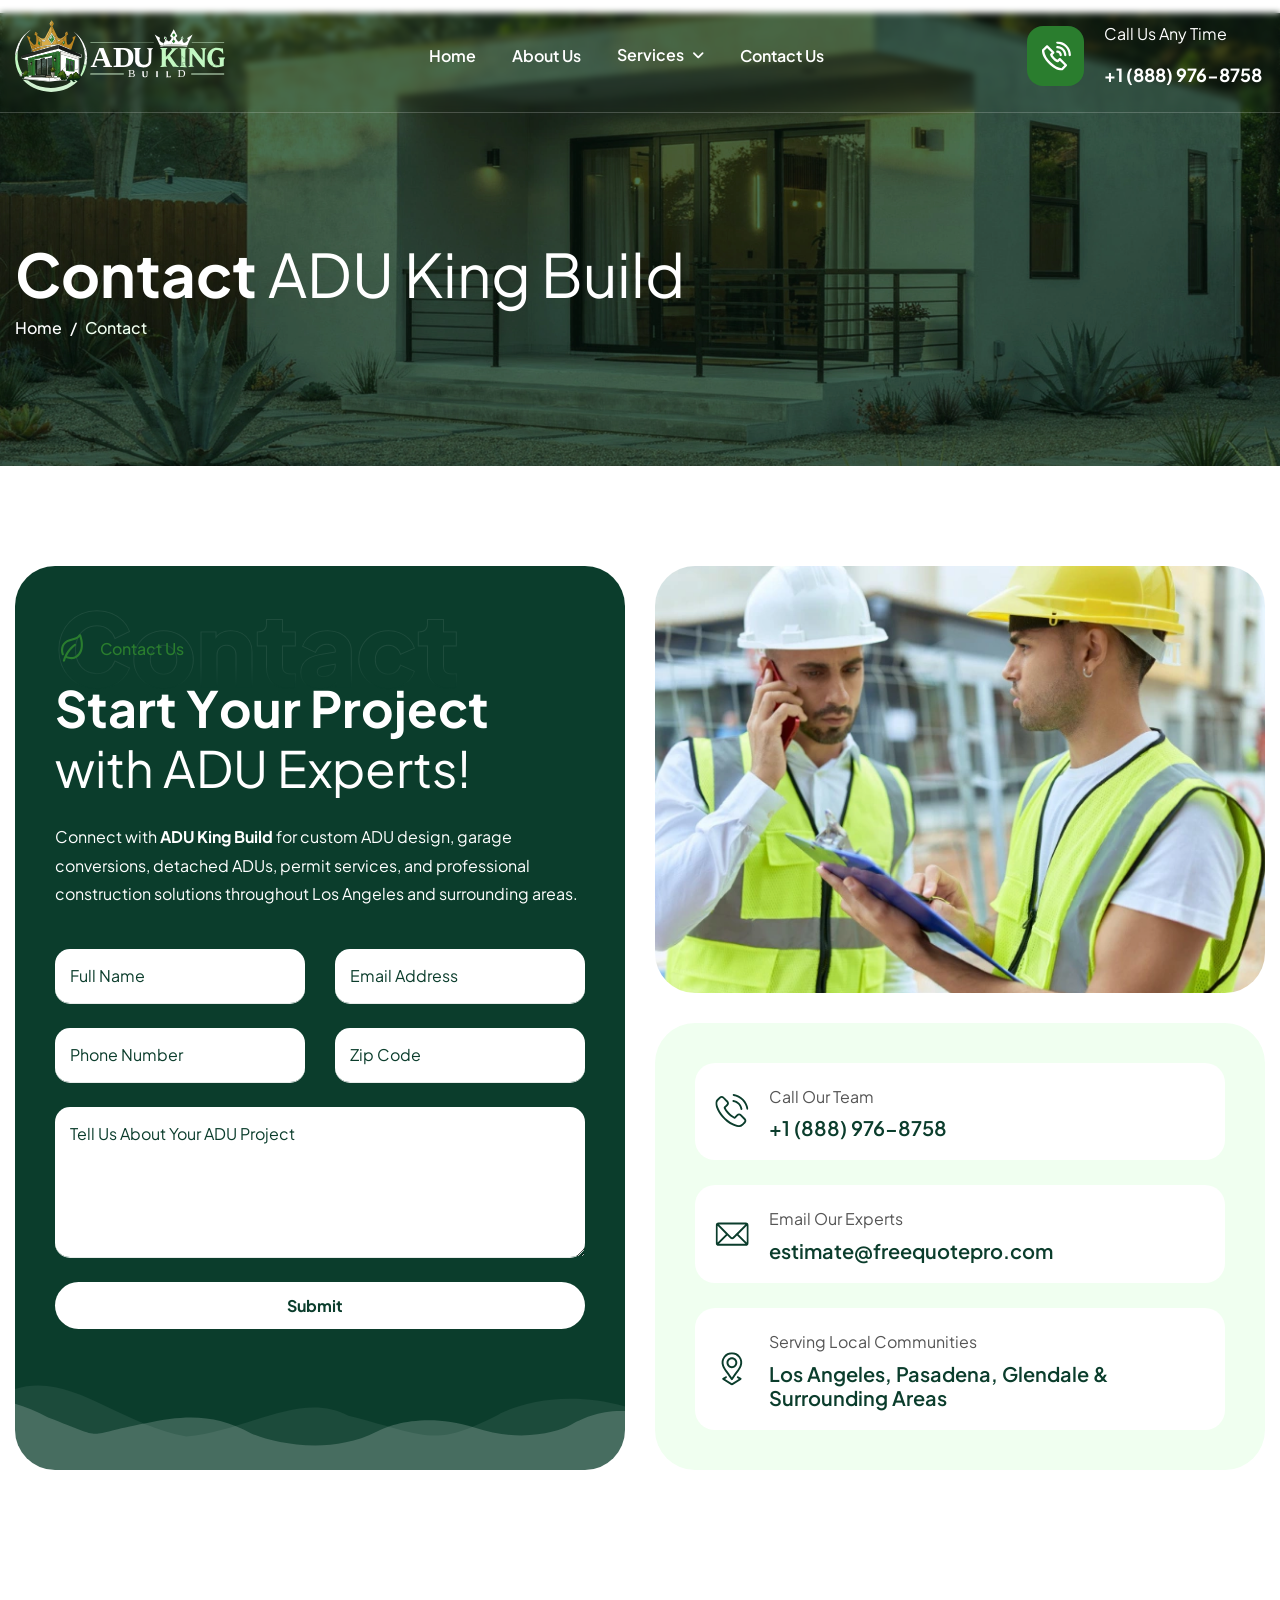
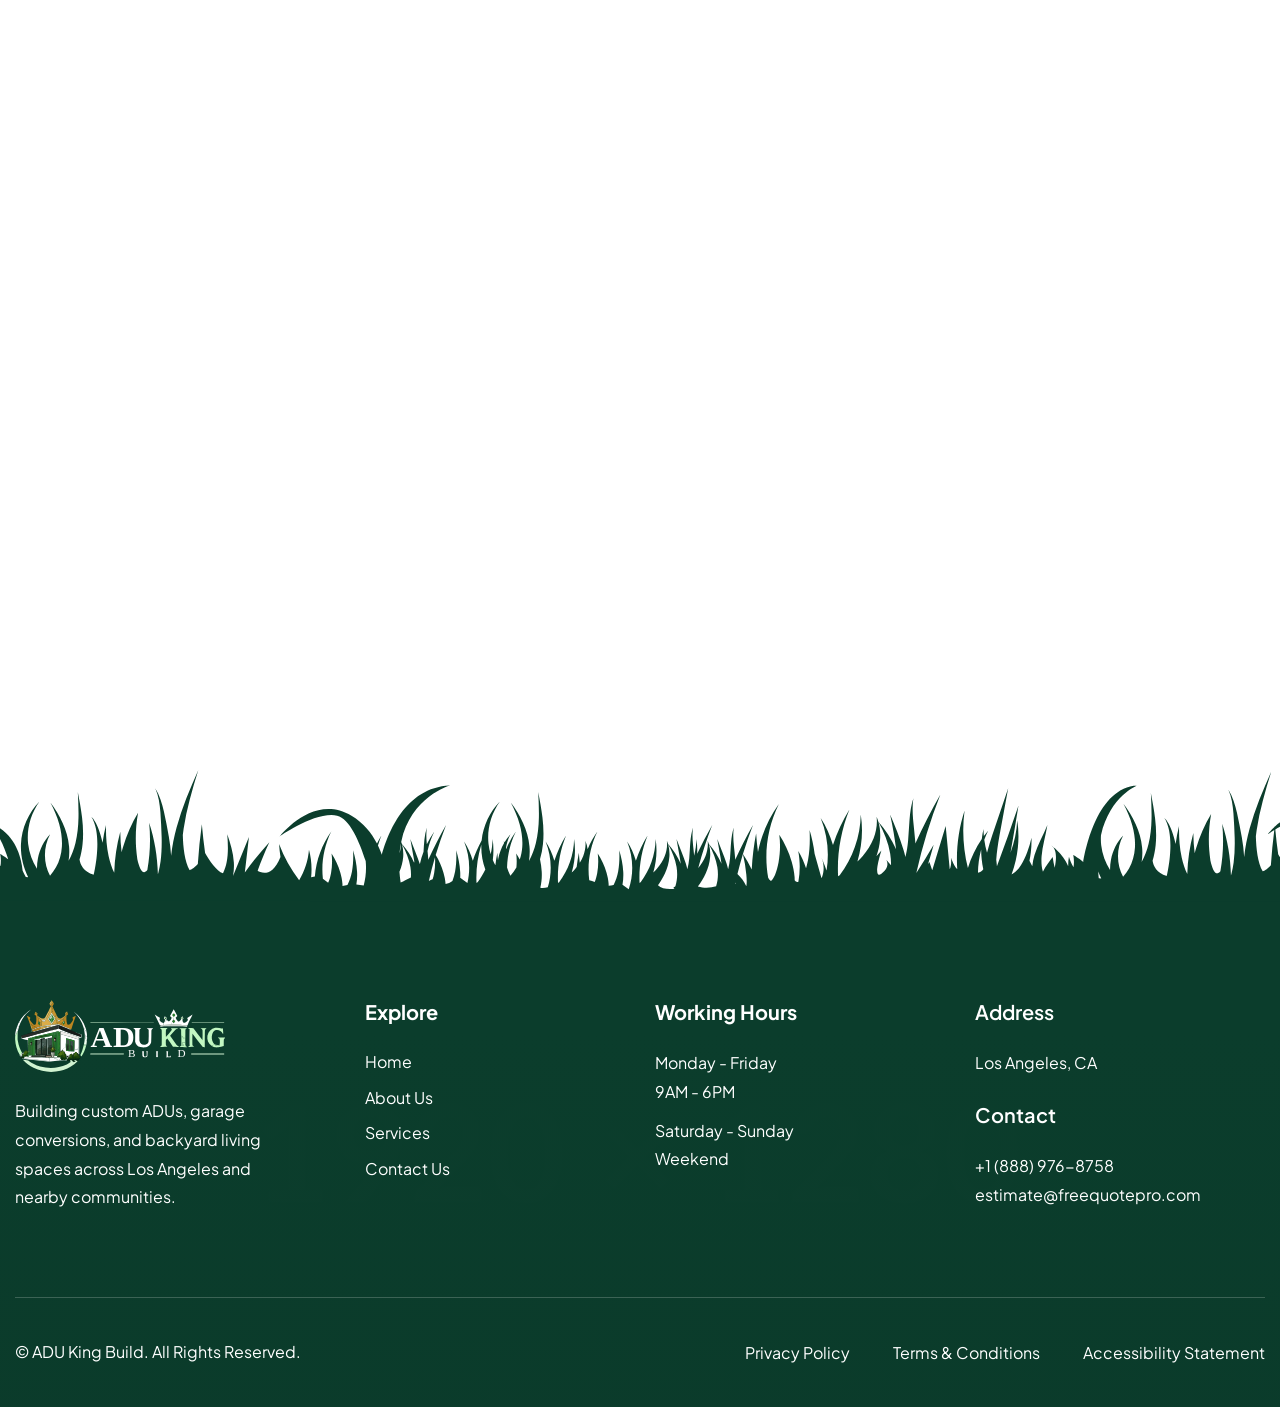
<file: contact.html>
<!doctype html>
<html lang="zxx">
  <head>
    <!-- Meta -->
    <meta charset="utf-8" />
    <meta http-equiv="X-UA-Compatible" content="IE=edge" />
    <meta name="viewport" content="width=device-width, initial-scale=1.0" />

    <!-- Primary SEO -->
    <title>Contact ADU King Build | Los Angeles ADU Experts</title>

    <meta name="description" content="Contact ADU King Build for custom ADU design, garage conversions, detached ADUs, backyard ADUs, junior ADUs, and permit services in Los Angeles." />
    <meta name="keywords" content="Contact ADU Builder Los Angeles, ADU Consultation Los Angeles, ADU Contractor Contact, Custom ADU Design Los Angeles, Garage Conversion Contractor, Detached ADU Builder, Backyard ADU Contractor, ADU Permit Services Los Angeles, ADU Construction Company" />
    <meta name="author" content="ADU King Build" />
    <meta name="robots" content="index, follow, max-image-preview:large" />

    <!-- Canonical URL -->
    <link rel="canonical" href="https://www.adukingbuild.com/contact.html" />

    <!-- Open Graph -->
    <meta property="og:type" content="website" />
    <meta property="og:title" content="Contact ADU King Build | Los Angeles ADU Experts" />
    <meta property="og:description" content="Schedule a consultation with ADU King Build for ADU design, permitting, garage conversions, and construction services throughout Los Angeles." />
    <meta property="og:url" content="https://www.adukingbuild.com/contact.html" />
    <meta property="og:site_name" content="ADU King Build" />
    <meta property="og:image" content="https://www.adukingbuild.com/images/resources/our-expertise-custom-adu.webp" />
    <meta property="og:image:width" content="1200" />
    <meta property="og:image:height" content="630" />
    <meta property="og:locale" content="en_US" />

    <!-- Twitter Card -->
    <meta name="twitter:card" content="summary_large_image" />
    <meta name="twitter:title" content="Contact ADU King Build | Los Angeles ADU Experts" />
    <meta name="twitter:description" content="Get in touch with our Los Angeles ADU specialists for design, permits, garage conversions, and custom ADU construction." />
    <meta name="twitter:image" content="https://www.adukingbuild.com/images/resources/our-expertise-custom-adu.webp" />

    <!-- Favicon Icon -->
    <link rel="apple-touch-icon" sizes="57x57" href="images/favicon/apple-icon-57x57.png" />
    <link rel="apple-touch-icon" sizes="60x60" href="images/favicon/apple-icon-60x60.png" />
    <link rel="apple-touch-icon" sizes="72x72" href="images/favicon/apple-icon-72x72.png" />
    <link rel="apple-touch-icon" sizes="76x76" href="images/favicon/apple-icon-76x76.png" />
    <link rel="apple-touch-icon" sizes="114x114" href="images/favicon/apple-icon-114x114.png" />
    <link rel="apple-touch-icon" sizes="120x120" href="images/favicon/apple-icon-120x120.png" />
    <link rel="apple-touch-icon" sizes="144x144" href="images/favicon/apple-icon-144x144.png" />
    <link rel="apple-touch-icon" sizes="152x152" href="images/favicon/apple-icon-152x152.png" />
    <link rel="apple-touch-icon" sizes="180x180" href="images/favicon/apple-icon-180x180.png" />
    <link rel="icon" type="image/png" sizes="192x192" href="images/favicon/android-icon-192x192.png" />
    <link rel="icon" type="image/png" sizes="32x32" href="images/favicon/favicon-32x32.png" />
    <link rel="icon" type="image/png" sizes="96x96" href="images/favicon/favicon-96x96.png" />
    <link rel="icon" type="image/png" sizes="16x16" href="images/favicon/favicon-16x16.png" />
    <link rel="manifest" href="images/favicon/manifest.json" />
    <meta name="msapplication-TileColor" content="#ffffff" />
    <meta name="msapplication-TileImage" content="images/favicon/ms-icon-144x144.png" />
    <meta name="theme-color" content="#ffffff" />

    <!-- Google Fonts Css -->
    <link rel="preconnect" href="https://fonts.googleapis.com" />
    <link rel="preconnect" href="https://fonts.gstatic.com" crossorigin />
    <link href="https://fonts.googleapis.com/css2?family=Plus+Jakarta+Sans:ital,wght@0,200..800;1,200..800&display=swap" rel="stylesheet" />

    <!-- Bootstrap Css -->
    <link href="css/bootstrap.min.css" rel="stylesheet" media="screen" />

    <!-- SlickNav Css -->
    <link href="css/slicknav.min.css" rel="stylesheet" />

    <!-- Swiper Css -->
    <link rel="stylesheet" href="css/swiper-bundle.min.css" />

    <!-- Font Awesome Icon Css -->
    <link href="css/all.css" rel="stylesheet" media="screen" />

    <!-- Animated Css -->
    <link href="css/animate.css" rel="stylesheet" />

    <!-- Magnific Popup Css -->
    <link rel="stylesheet" href="css/magnific-popup.css" />

    <!-- Mouse Cursor Css -->
    <link rel="stylesheet" href="css/mousecursor.css" />

    <!-- Main Custom Css -->
    <link href="css/custom.css" rel="stylesheet" media="screen" />
  </head>
  <body>
    <!-- Header Start -->
    <header class="main-header">
      <div class="header-sticky">
        <nav class="navbar navbar-expand-lg">
          <div class="container">
            <!-- Logo Start -->
            <a class="navbar-brand" href="./">
              <img src="images/logo/adu-king-build-logo-1.svg" alt="adu king build logo" />
            </a>
            <!-- Logo End -->

            <!-- Main Menu Start -->
            <div class="collapse navbar-collapse main-menu">
              <div class="nav-menu-wrapper">
                <ul class="navbar-nav mr-auto" id="menu">
                  <li class="nav-item"><a class="nav-link" href="./">Home</a></li>
                  <li class="nav-item"><a class="nav-link" href="about.html">About Us</a></li>
                  <li class="nav-item submenu">
                    <a class="nav-link" href="services.html">Services</a>
                    <ul>
                      <li class="nav-item"><a class="nav-link" href="service-custom-adu-design.html">Custom ADU Design</a></li>
                      <li class="nav-item"><a class="nav-link" href="service-junior-adu.html">Junior ADU</a></li>
                      <li class="nav-item"><a class="nav-link" href="service-garage-adu.html">Garage ADU</a></li>
                      <li class="nav-item"><a class="nav-link" href="service-backyard-adu.html">Backyard ADU</a></li>
                      <li class="nav-item"><a class="nav-link" href="service-detached-adu.html">Detached ADU</a></li>
                      <li class="nav-item"><a class="nav-link" href="service-adu-permit.html">ADU Permit Services</a></li>
                    </ul>
                  </li>
                  <li class="nav-item"><a class="nav-link" href="contact.html">Contact Us</a></li>
                </ul>
              </div>
              <!-- Contact Now Box Start -->
              <div class="contact-now-box d-inline-flex">
                <div class="icon-box">
                  <a href="tel:+18889768758"><img src="images/icons/icon-phone.svg" alt="contact for adu services across los angeles" /></a>
                </div>
                <div class="contact-now-box-content">
                  <p>call us any time</p>
                  <h3><a href="tel:+18889768758">+1 (888) 976-8758</a></h3>
                </div>
              </div>
              <!-- Contact Now Box End -->
            </div>
            <!-- Main Menu End -->
            <div class="navbar-toggle"></div>
          </div>
        </nav>
        <div class="responsive-menu"></div>
      </div>
    </header>
    <!-- Header End -->

    <!-- Page Header Start -->
    <div class="page-header">
      <div class="container">
        <div class="row align-items-center">
          <div class="col-lg-12">
            <!-- Page Header Box Start -->
            <div class="page-header-box">
              <h1 class="text-anime-style-2" data-cursor="-opaque">
                Contact
                <span>ADU King Build</span>
              </h1>
              <nav class="wow fadeInUp">
                <ol class="breadcrumb">
                  <li class="breadcrumb-item"><a href="./">home</a></li>
                  <li class="breadcrumb-item active" aria-current="page">contact</li>
                </ol>
              </nav>
            </div>
            <!-- Page Header Box End -->
          </div>
        </div>
      </div>
    </div>
    <!-- Page Header End -->

    <!-- Page Contact Us Start -->
    <div class="page-contact-us">
      <div class="container">
        <div class="row">
          <div class="col-lg-6">
            <!-- Contact Form Start -->
            <div class="contact-us-form">
              <!-- Section Title Start -->
              <div class="section-title">
                <div class="section-bg-title dark-bg-2">
                  <span>Contact</span>
                </div>
                <h3 class="wow fadeInUp">contact us</h3>
                <h2 class="text-anime-style-2" data-cursor="-opaque">
                  Start Your Project
                  <span>with ADU Experts!</span>
                </h2>
                <p class="wow fadeInUp" data-wow-delay="0.25s">
                  Connect with
                  <strong>ADU King Build</strong>
                  for custom ADU design, garage conversions, detached ADUs, permit services, and professional construction solutions throughout Los Angeles and surrounding areas.
                </p>
              </div>
              <!-- Section Title End -->

              <form id="contactForm" action="#" method="POST" data-toggle="validator" class="wow fadeInUp" data-wow-delay="0.5s">
                <div class="row">
                  <div class="form-group col-md-6 mb-4">
                    <input type="text" name="name" class="form-control" id="fname" placeholder="Full Name" required />
                    <div class="help-block with-errors"></div>
                  </div>

                  <div class="form-group col-md-6 mb-4">
                    <input type="email" name="email" class="form-control" id="email" placeholder="Email Address" required />
                    <div class="help-block with-errors"></div>
                  </div>

                  <div class="form-group col-md-6 mb-4">
                    <input type="text" name="phone" class="form-control" id="phone" placeholder="Phone Number" required />
                    <div class="help-block with-errors"></div>
                  </div>

                  <div class="form-group col-md-6 mb-4">
                    <input type="text" name="code" class="form-control" id="zipCode" placeholder="Zip Code" required />
                    <div class="help-block with-errors"></div>
                  </div>

                  <div class="form-group col-md-12 mb-4">
                    <textarea name="msg" class="form-control" id="msg" rows="5" placeholder="Tell Us About Your ADU Project" required></textarea>
                    <div class="help-block with-errors"></div>
                  </div>

                  <div class="col-lg-12">
                    <div class="contact-form-btn">
                      <button type="submit" class="btn-default btn-highlighted">submit</button>
                      <div id="msgSubmit" class="h3 hidden"></div>
                    </div>
                  </div>
                </div>
              </form>
            </div>
            <!-- Contact Form End -->
          </div>

          <div class="col-lg-6">
            <!-- Contact Information Start -->
            <div class="contact-information">
              <div class="contact-info-image">
                <figure class="image-anime reveal">
                  <img src="images/resources/contact-img.webp" alt="Custom ADU construction, garage conversion and detached ADU builder serving Los Angeles homeowners and surrounding communities" />
                </figure>
              </div>

              <!-- Contact Information List Start -->
              <div class="contact-info-list">
                <!-- Contact Info Item Start -->
                <div class="contact-info-item wow fadeInUp" data-wow-delay="0.25s">
                  <div class="icon-box">
                    <a href="tel:+18889768758"><img src="images/icons/icon-contact-phone.svg" alt="ADU consultation phone icon" /></a>
                  </div>

                  <div class="contact-info-content">
                    <p>call our team</p>
                    <h3><a href="tel:+18889768758">+1 (888) 976-8758</a></h3>
                  </div>
                </div>
                <!-- Contact Info Item End -->

                <!-- Contact Info Item Start -->
                <div class="contact-info-item wow fadeInUp" data-wow-delay="0.5s">
                  <div class="icon-box">
                    <a href="mailto:estimate@freequotepro.com"><img src="images/icons/icon-contact-mail.svg" alt="ADU builder email contact icon" /></a>
                  </div>

                  <div class="contact-info-content">
                    <p>email our experts</p>
                    <h3><a href="mailto:estimate@freequotepro.com">estimate@freequotepro.com</a></h3>
                  </div>
                </div>
                <!-- Contact Info Item End -->

                <!-- Contact Info Item Start -->
                <div class="contact-info-item wow fadeInUp" data-wow-delay="0.75s">
                  <div class="icon-box">
                    <img src="images/icons/icon-contact-location.svg" alt="Los Angeles ADU company location icon" />
                  </div>

                  <div class="contact-info-content">
                    <p>serving local communities</p>
                    <h3>Los Angeles, Pasadena, Glendale &amp; Surrounding Areas</h3>
                  </div>
                </div>
                <!-- Contact Info Item End -->
              </div>
              <!-- Contact Information List End -->
            </div>
            <!-- Contact Information End -->
          </div>
        </div>
      </div>
    </div>
    <!-- Page Contact Us End -->

    <!-- Google Map Start -->
    <div class="google-map">
      <div class="container">
        <div class="row">
          <div class="col-lg-12">
            <!-- Google Map Iframe Start -->
            <div class="google-map-iframe">
              <iframe src="https://www.google.com/maps?q=Los+Angeles,+CA&output=embed" allowfullscreen="" loading="lazy" referrerpolicy="no-referrer-when-downgrade"></iframe>
            </div>
            <!-- Google Map Iframe End -->
          </div>
        </div>
      </div>
    </div>
    <!-- Google Map End -->

    <!-- Footer Start -->
    <footer class="main-footer">
      <div class="container">
        <div class="row">
          <div class="col-lg-3 col-md-12">
            <!-- About Footer Start -->
            <div class="about-footer">
              <!-- Footer Logo Start -->
              <div class="footer-logo">
                <img src="images/logo/adu-king-build-logo-1.svg" alt="adu king build footer logo" />
              </div>
              <!-- Footer Logo End -->

              <!-- About Footer Content Start -->

              <div class="about-footer-content">
                <p>Building custom ADUs, garage conversions, and backyard living spaces across Los Angeles and nearby communities.</p>
              </div>
            </div>
            <!-- About Footer End -->
          </div>

          <div class="col-lg-3 col-md-4 col-6">
            <!-- About Links Start -->
            <div class="footer-links">
              <h3>explore</h3>
              <ul>
                <li><a href="index.html">home</a></li>
                <li><a href="about.html">about us</a></li>
                <li><a href="services.html">services</a></li>
                <li><a href="contact.html">Contact Us</a></li>
              </ul>
            </div>
            <!-- About Links End -->
          </div>

          <div class="col-lg-3 col-md-4 col-6">
            <!-- Working Hours Start -->
            <div class="working-hour">
              <h3>working hours</h3>
              <div class="working-hour-box">
                <p>Monday - Friday</p>
                <p>9AM - 6PM</p>
              </div>

              <div class="working-hour-box">
                <p>Saturday - Sunday</p>
                <p>Weekend</p>
              </div>
            </div>
            <!-- Working Hours End -->
          </div>

          <div class="col-lg-3 col-md-4">
            <!-- Footer Contact Start -->
            <div class="footer-contact">
              <!-- Footer Info Box Start -->
              <div class="footer-info-box">
                <h3>address</h3>
                <p>Los Angeles, CA</p>
              </div>
              <!-- Footer Info Box End -->

              <!-- Footer Info Box Start -->
              <div class="footer-info-box">
                <h3>contact</h3>
                <p><a href="tel:+18889768758">+1 (888) 976-8758</a></p>
                <p><a href="mailto:estimate@freequotepro.com">estimate@freequotepro.com</a></p>
              </div>
              <!-- Footer Info Box End -->
            </div>
            <!-- Footer Contact End -->
          </div>
        </div>

        <!-- Footer Copyright Section Start -->
        <div class="footer-copyright">
          <div class="row align-items-center">
            <div class="col-lg-6 col-md-6">
              <!-- Footer Copyright Start -->
              <div class="footer-copyright-text">
                <p>© ADU King Build. All Rights Reserved.</p>
              </div>
              <!-- Footer Copyright End -->
            </div>

            <div class="col-lg-6 col-md-6">
              <!-- Footer Social Link Start -->
              <div class="footer-privacy-policy">
                <ul>
                  <li><a href="privacy-policy.html">privacy policy</a></li>
                  <li><a href="terms-conditions.html">terms &amp; conditions</a></li>
                  <li><a href="accessibility-statement.html">accessibility statement</a></li>
                </ul>
              </div>
              <!-- Footer Social Link End -->
            </div>
          </div>
        </div>
        <!-- Footer Copyright Section End -->
      </div>
    </footer>
    <!-- Footer End -->

    <!-- Jquery Library File -->
    <script src="js/jquery-3.7.1.min.js"></script>
    <!-- Bootstrap js file -->
    <script src="js/bootstrap.min.js"></script>
    <!-- Validator js file -->
    <script src="js/validator.min.js"></script>
    <!-- SlickNav js file -->
    <script src="js/jquery.slicknav.js"></script>
    <!-- Swiper js file -->
    <script src="js/swiper-bundle.min.js"></script>
    <!-- Counter js file -->
    <script src="js/jquery.waypoints.min.js"></script>
    <script src="js/jquery.counterup.min.js"></script>
    <!-- Isotop js file -->
    <script src="js/isotope.min.js"></script>
    <!-- Magnific js file -->
    <script src="js/jquery.magnific-popup.min.js"></script>
    <!-- SmoothScroll -->
    <script src="js/SmoothScroll.js"></script>
    <!-- Parallax js -->
    <script src="js/parallaxie.js"></script>
    <!-- MagicCursor js file -->
    <script src="js/gsap.min.js"></script>
    <script src="js/magiccursor.js"></script>
    <!-- Text Effect js file -->
    <script src="js/SplitText.js"></script>
    <script src="js/ScrollTrigger.min.js"></script>
    <!-- YTPlayer js File -->
    <script src="js/jquery.mb.YTPlayer.min.js"></script>
    <!-- Wow js file -->
    <script src="js/wow.js"></script>
    <!-- Main Custom js file -->
    <script src="js/function.js"></script>
  </body>
</html>
</file>
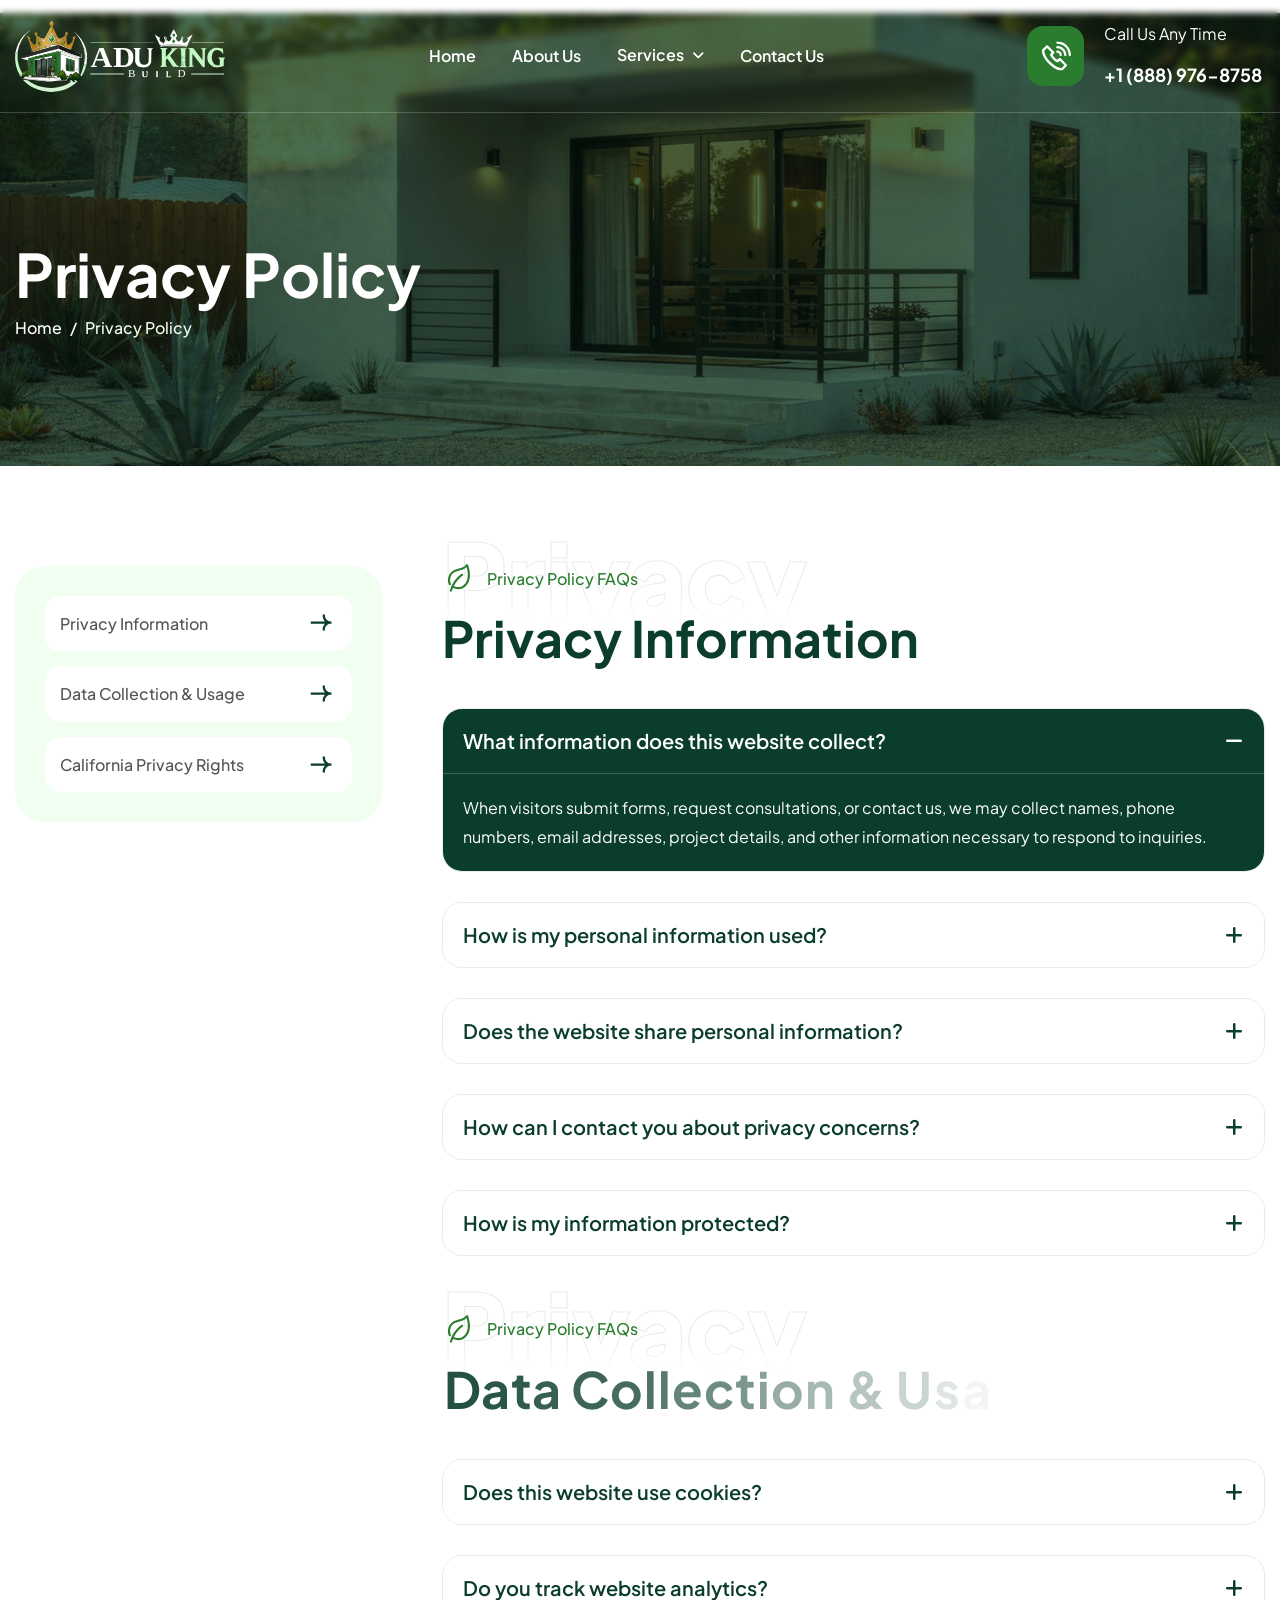
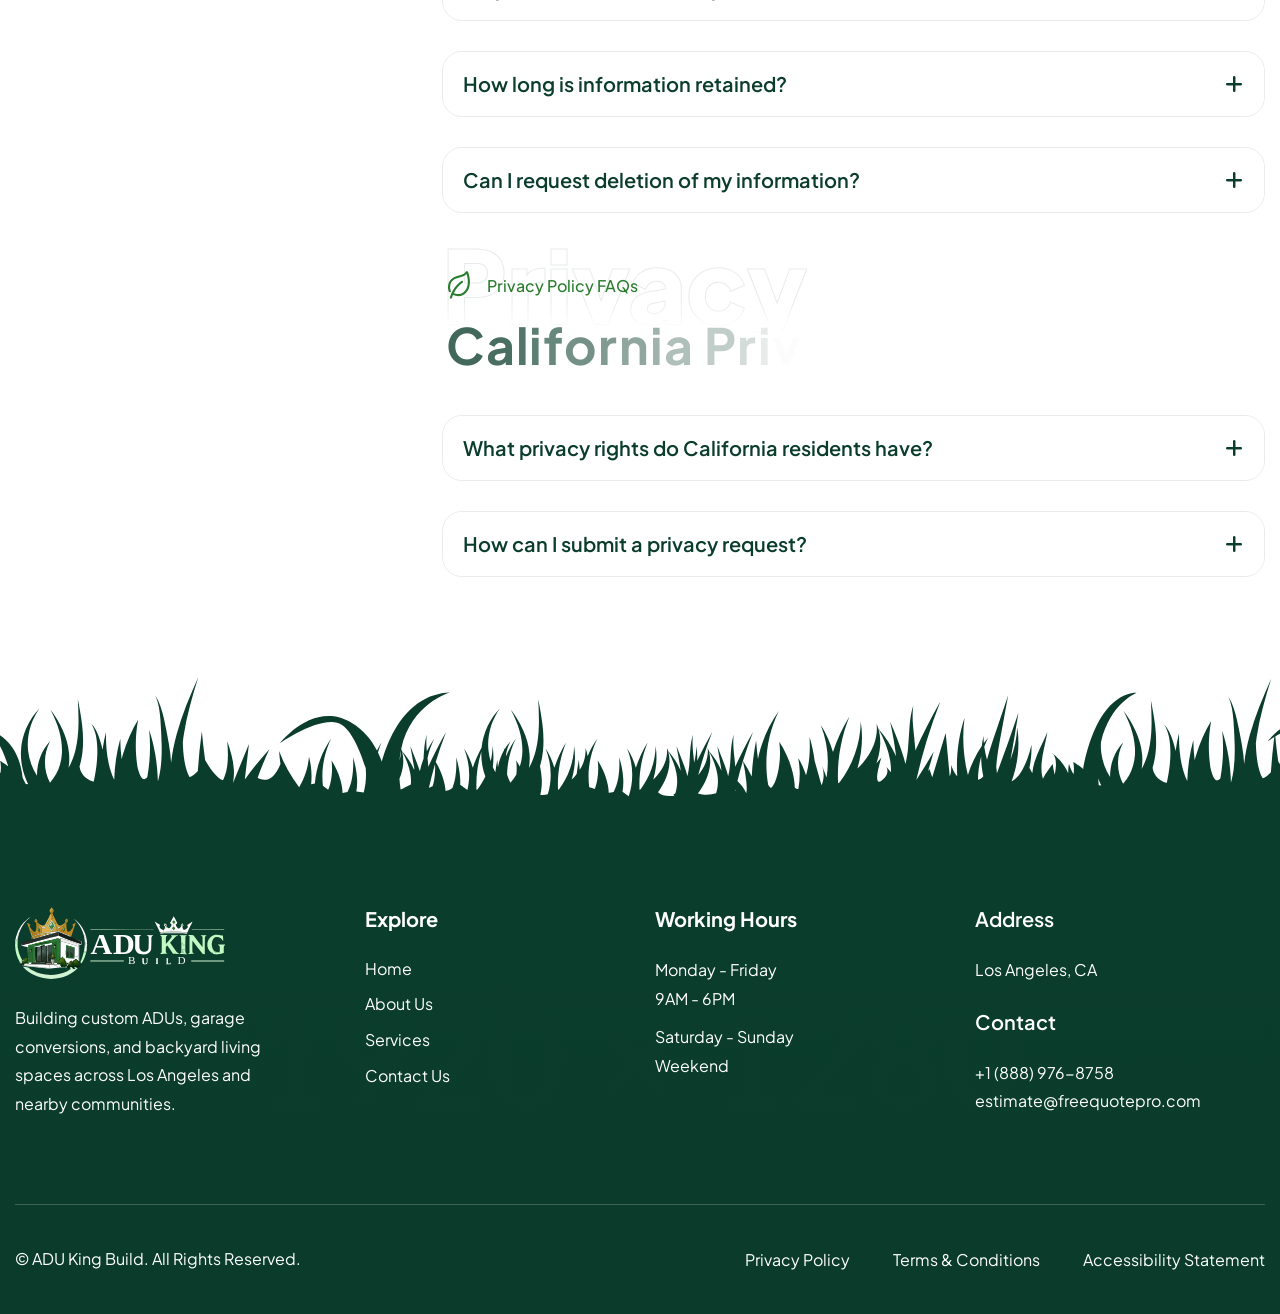
<file: privacy-policy.html>
<!doctype html>
<html lang="zxx">
  <head>
    <!-- Meta -->
    <meta charset="utf-8" />
    <meta http-equiv="X-UA-Compatible" content="IE=edge" />
    <meta name="viewport" content="width=device-width, initial-scale=1.0" />

    <!-- Primary SEO -->
    <title>Privacy Policy | ADU King Build</title>

    <meta name="description" content="Read the Privacy Policy for ADU King Build and learn how we collect, use, store, and protect information provided through our website." />
    <meta name="keywords" content="Privacy Policy, Data Protection, Website Privacy, Information Collection, User Privacy, ADU King Build Privacy Policy" />
    <meta name="author" content="ADU King Build" />
    <meta name="robots" content="index, follow, max-image-preview:large" />

    <!-- Canonical URL -->
    <link rel="canonical" href="https://www.adukingbuild.com/privacy-policy.html" />

    <!-- Open Graph -->
    <meta property="og:type" content="website" />
    <meta property="og:title" content="Privacy Policy | ADU King Build" />
    <meta property="og:description" content="Learn how ADU King Build collects, uses, and safeguards information submitted through our website." />
    <meta property="og:url" content="https://www.adukingbuild.com/privacy-policy.html" />
    <meta property="og:site_name" content="ADU King Build" />
    <meta property="og:image" content="https://www.adukingbuild.com/images/resources/our-mission.webp" />
    <meta property="og:image:width" content="1200" />
    <meta property="og:image:height" content="630" />
    <meta property="og:locale" content="en_US" />

    <!-- Twitter Card -->
    <meta name="twitter:card" content="summary_large_image" />
    <meta name="twitter:title" content="Privacy Policy | ADU King Build" />
    <meta name="twitter:description" content="Information about how ADU King Build collects, uses, and protects website visitor information." />
    <meta name="twitter:image" content="https://www.adukingbuild.com/images/resources/our-mission.webp" />

    <!-- Favicon Icon -->
    <link rel="apple-touch-icon" sizes="57x57" href="images/favicon/apple-icon-57x57.png" />
    <link rel="apple-touch-icon" sizes="60x60" href="images/favicon/apple-icon-60x60.png" />
    <link rel="apple-touch-icon" sizes="72x72" href="images/favicon/apple-icon-72x72.png" />
    <link rel="apple-touch-icon" sizes="76x76" href="images/favicon/apple-icon-76x76.png" />
    <link rel="apple-touch-icon" sizes="114x114" href="images/favicon/apple-icon-114x114.png" />
    <link rel="apple-touch-icon" sizes="120x120" href="images/favicon/apple-icon-120x120.png" />
    <link rel="apple-touch-icon" sizes="144x144" href="images/favicon/apple-icon-144x144.png" />
    <link rel="apple-touch-icon" sizes="152x152" href="images/favicon/apple-icon-152x152.png" />
    <link rel="apple-touch-icon" sizes="180x180" href="images/favicon/apple-icon-180x180.png" />
    <link rel="icon" type="image/png" sizes="192x192" href="images/favicon/android-icon-192x192.png" />
    <link rel="icon" type="image/png" sizes="32x32" href="images/favicon/favicon-32x32.png" />
    <link rel="icon" type="image/png" sizes="96x96" href="images/favicon/favicon-96x96.png" />
    <link rel="icon" type="image/png" sizes="16x16" href="images/favicon/favicon-16x16.png" />
    <link rel="manifest" href="images/favicon/manifest.json" />
    <meta name="msapplication-TileColor" content="#ffffff" />
    <meta name="msapplication-TileImage" content="images/favicon/ms-icon-144x144.png" />
    <meta name="theme-color" content="#ffffff" />

    <!-- Google Fonts Css -->
    <link rel="preconnect" href="https://fonts.googleapis.com" />
    <link rel="preconnect" href="https://fonts.gstatic.com" crossorigin />
    <link href="https://fonts.googleapis.com/css2?family=Plus+Jakarta+Sans:ital,wght@0,200..800;1,200..800&display=swap" rel="stylesheet" />

    <!-- Bootstrap Css -->
    <link href="css/bootstrap.min.css" rel="stylesheet" media="screen" />

    <!-- SlickNav Css -->
    <link href="css/slicknav.min.css" rel="stylesheet" />

    <!-- Swiper Css -->
    <link rel="stylesheet" href="css/swiper-bundle.min.css" />

    <!-- Font Awesome Icon Css -->
    <link href="css/all.css" rel="stylesheet" media="screen" />

    <!-- Animated Css -->
    <link href="css/animate.css" rel="stylesheet" />

    <!-- Magnific Popup Css -->
    <link rel="stylesheet" href="css/magnific-popup.css" />

    <!-- Mouse Cursor Css -->
    <link rel="stylesheet" href="css/mousecursor.css" />

    <!-- Main Custom Css -->
    <link href="css/custom.css" rel="stylesheet" media="screen" />
  </head>
  <body>
    <!-- Header Start -->
    <header class="main-header">
      <div class="header-sticky">
        <nav class="navbar navbar-expand-lg">
          <div class="container">
            <!-- Logo Start -->
            <a class="navbar-brand" href="./">
              <img src="images/logo/adu-king-build-logo-1.svg" alt="adu king build logo" />
            </a>
            <!-- Logo End -->

            <!-- Main Menu Start -->
            <div class="collapse navbar-collapse main-menu">
              <div class="nav-menu-wrapper">
                <ul class="navbar-nav mr-auto" id="menu">
                  <li class="nav-item"><a class="nav-link" href="./">Home</a></li>
                  <li class="nav-item"><a class="nav-link" href="about.html">About Us</a></li>
                  <li class="nav-item submenu">
                    <a class="nav-link" href="services.html">Services</a>
                    <ul>
                      <li class="nav-item"><a class="nav-link" href="service-custom-adu-design.html">Custom ADU Design</a></li>
                      <li class="nav-item"><a class="nav-link" href="service-junior-adu.html">Junior ADU</a></li>
                      <li class="nav-item"><a class="nav-link" href="service-garage-adu.html">Garage ADU</a></li>
                      <li class="nav-item"><a class="nav-link" href="service-backyard-adu.html">Backyard ADU</a></li>
                      <li class="nav-item"><a class="nav-link" href="service-detached-adu.html">Detached ADU</a></li>
                      <li class="nav-item"><a class="nav-link" href="service-adu-permit.html">ADU Permit Services</a></li>
                    </ul>
                  </li>
                  <li class="nav-item"><a class="nav-link" href="contact.html">Contact Us</a></li>
                </ul>
              </div>
              <!-- Contact Now Box Start -->
              <div class="contact-now-box d-inline-flex">
                <div class="icon-box">
                  <a href="tel:+18889768758"><img src="images/icons/icon-phone.svg" alt="contact for adu services across los angeles" /></a>
                </div>
                <div class="contact-now-box-content">
                  <p>call us any time</p>
                  <h3><a href="tel:+18889768758">+1 (888) 976-8758</a></h3>
                </div>
              </div>
              <!-- Contact Now Box End -->
            </div>
            <!-- Main Menu End -->
            <div class="navbar-toggle"></div>
          </div>
        </nav>
        <div class="responsive-menu"></div>
      </div>
    </header>
    <!-- Header End -->

    <!-- Page Header Start -->
    <div class="page-header">
      <div class="container">
        <div class="row align-items-center">
          <div class="col-lg-12">
            <!-- Page Header Box Start -->
            <div class="page-header-box">
              <h1 class="text-anime-style-2" data-cursor="-opaque">Privacy Policy</h1>
              <nav class="wow fadeInUp">
                <ol class="breadcrumb">
                  <li class="breadcrumb-item"><a href="./">home</a></li>
                  <li class="breadcrumb-item active" aria-current="page">Privacy Policy</li>
                </ol>
              </nav>
            </div>
            <!-- Page Header Box End -->
          </div>
        </div>
      </div>
    </div>
    <!-- Page Header End -->

    <!-- Page privacy policy Start -->
    <div class="page-faqs">
      <div class="container">
        <div class="row">
          <div class="col-lg-4">
            <!-- Faqs Sidebar Start -->
            <div class="faq-sidebar">
              <!-- Faqs Category List Start -->
              <div class="faq-catagery-list wow fadeInUp" data-wow-delay="0.25s">
                <ul>
                  <li><a href="#privacy_information">privacy information</a></li>
                  <li><a href="#data_collection">data collection &amp; usage</a></li>
                  <li><a href="#california_rights">california privacy rights</a></li>
                </ul>
              </div>
              <!-- Faqs Category List End -->
            </div>
            <!-- Faqs Sidebar End -->
          </div>

          <div class="col-lg-8">
            <!-- Privacy Information Start -->
            <div class="our-faq-section" id="privacy_information">
              <div class="section-title faqs-section-title">
                <div class="section-bg-title">
                  <span>Privacy</span>
                </div>
                <h3 class="wow fadeInUp">Privacy Policy FAQs</h3>
                <h2 class="text-anime-style-2" data-cursor="-opaque">Privacy Information</h2>
              </div>

              <div class="faq-accordion" id="accordion">
                <div class="accordion-item wow fadeInUp">
                  <h2 class="accordion-header" id="heading1">
                    <button class="accordion-button" type="button" data-bs-toggle="collapse" data-bs-target="#collapse1" aria-expanded="true" aria-controls="collapse1">What information does this website collect?</button>
                  </h2>
                  <div id="collapse1" class="accordion-collapse collapse show" aria-labelledby="heading1" data-bs-parent="#accordion">
                    <div class="accordion-body">
                      <p>When visitors submit forms, request consultations, or contact us, we may collect names, phone numbers, email addresses, project details, and other information necessary to respond to inquiries.</p>
                    </div>
                  </div>
                </div>

                <div class="accordion-item wow fadeInUp" data-wow-delay="0.2s">
                  <h2 class="accordion-header" id="heading2">
                    <button class="accordion-button collapsed" type="button" data-bs-toggle="collapse" data-bs-target="#collapse2" aria-expanded="false" aria-controls="collapse2">How is my personal information used?</button>
                  </h2>
                  <div id="collapse2" class="accordion-collapse collapse" aria-labelledby="heading2" data-bs-parent="#accordion">
                    <div class="accordion-body">
                      <p>Your information may be used to provide project estimates, schedule consultations, answer questions, improve website performance, and communicate regarding ADU design and construction services.</p>
                    </div>
                  </div>
                </div>

                <div class="accordion-item wow fadeInUp" data-wow-delay="0.4s">
                  <h2 class="accordion-header" id="heading3">
                    <button class="accordion-button collapsed" type="button" data-bs-toggle="collapse" data-bs-target="#collapse3" aria-expanded="false" aria-controls="collapse3">Does the website share personal information?</button>
                  </h2>
                  <div id="collapse3" class="accordion-collapse collapse" aria-labelledby="heading3" data-bs-parent="#accordion">
                    <div class="accordion-body">
                      <p>We do not sell personal information. Information may only be shared with trusted service providers when necessary to operate the website or assist with requested services.</p>
                    </div>
                  </div>
                </div>

                <div class="accordion-item wow fadeInUp" data-wow-delay="0.6s">
                  <h2 class="accordion-header" id="heading4">
                    <button class="accordion-button collapsed" type="button" data-bs-toggle="collapse" data-bs-target="#collapse4" aria-expanded="false" aria-controls="collapse4">How can I contact you about privacy concerns?</button>
                  </h2>
                  <div id="collapse4" class="accordion-collapse collapse" aria-labelledby="heading4" data-bs-parent="#accordion">
                    <div class="accordion-body">
                      <p>You may contact our team at any time using the contact information provided on this website to request clarification regarding privacy practices or information handling.</p>
                    </div>
                  </div>
                </div>

                <div class="accordion-item wow fadeInUp" data-wow-delay="0.8s">
                  <h2 class="accordion-header" id="heading5">
                    <button class="accordion-button collapsed" type="button" data-bs-toggle="collapse" data-bs-target="#collapse5" aria-expanded="false" aria-controls="collapse5">How is my information protected?</button>
                  </h2>
                  <div id="collapse5" class="accordion-collapse collapse" aria-labelledby="heading5" data-bs-parent="#accordion">
                    <div class="accordion-body">
                      <p>
                        <strong>ADU King Build</strong>
                        uses reasonable administrative and technical safeguards to help protect submitted information against unauthorized access, misuse, or disclosure.
                      </p>
                    </div>
                  </div>
                </div>
              </div>
            </div>
            <!-- Privacy Information End -->

            <!-- Data Collection Start -->
            <div class="our-faq-section" id="data_collection">
              <div class="section-title faqs-section-title">
                <div class="section-bg-title">
                  <span>Privacy</span>
                </div>
                <h3 class="wow fadeInUp">Privacy Policy FAQs</h3>
                <h2 class="text-anime-style-2" data-cursor="-opaque">Data Collection &amp; Usage</h2>
              </div>

              <div class="faq-accordion" id="accordion1">
                <div class="accordion-item wow fadeInUp" data-wow-delay="0.2s">
                  <h2 class="accordion-header" id="heading6">
                    <button class="accordion-button collapsed" type="button" data-bs-toggle="collapse" data-bs-target="#collapse6" aria-expanded="false" aria-controls="collapse6">Does this website use cookies?</button>
                  </h2>
                  <div id="collapse6" class="accordion-collapse collapse" aria-labelledby="heading6" data-bs-parent="#accordion1">
                    <div class="accordion-body">
                      <p>Cookies may be used to improve website functionality, analyze visitor activity, remember preferences, and enhance the overall browsing experience.</p>
                    </div>
                  </div>
                </div>

                <div class="accordion-item wow fadeInUp" data-wow-delay="0.4s">
                  <h2 class="accordion-header" id="heading7">
                    <button class="accordion-button collapsed" type="button" data-bs-toggle="collapse" data-bs-target="#collapse7" aria-expanded="false" aria-controls="collapse7">Do you track website analytics?</button>
                  </h2>
                  <div id="collapse7" class="accordion-collapse collapse" aria-labelledby="heading7" data-bs-parent="#accordion1">
                    <div class="accordion-body">
                      <p>Analytics tools may collect anonymous information such as page visits, traffic sources, device types, and browsing behavior to help improve website performance.</p>
                    </div>
                  </div>
                </div>

                <div class="accordion-item wow fadeInUp" data-wow-delay="0.6s">
                  <h2 class="accordion-header" id="heading8">
                    <button class="accordion-button collapsed" type="button" data-bs-toggle="collapse" data-bs-target="#collapse8" aria-expanded="false" aria-controls="collapse8">How long is information retained?</button>
                  </h2>
                  <div id="collapse8" class="accordion-collapse collapse" aria-labelledby="heading8" data-bs-parent="#accordion1">
                    <div class="accordion-body">
                      <p>Information may be retained for legitimate business, legal, customer service, and recordkeeping purposes unless a different retention period is required by law.</p>
                    </div>
                  </div>
                </div>

                <div class="accordion-item wow fadeInUp" data-wow-delay="0.8s">
                  <h2 class="accordion-header" id="heading9">
                    <button class="accordion-button collapsed" type="button" data-bs-toggle="collapse" data-bs-target="#collapse9" aria-expanded="false" aria-controls="collapse9">Can I request deletion of my information?</button>
                  </h2>
                  <div id="collapse9" class="accordion-collapse collapse" aria-labelledby="heading9" data-bs-parent="#accordion1">
                    <div class="accordion-body">
                      <p>Subject to applicable laws and recordkeeping obligations, visitors may contact us to request review, correction, or deletion of personal information.</p>
                    </div>
                  </div>
                </div>
              </div>
            </div>
            <!-- Data Collection End -->

            <!-- California Rights Start -->
            <div class="our-faq-section" id="california_rights">
              <div class="section-title faqs-section-title">
                <div class="section-bg-title">
                  <span>Privacy</span>
                </div>
                <h3 class="wow fadeInUp">Privacy Policy FAQs</h3>
                <h2 class="text-anime-style-2" data-cursor="-opaque">California Privacy Rights</h2>
              </div>

              <div class="faq-accordion" id="accordion2">
                <div class="accordion-item wow fadeInUp">
                  <h2 class="accordion-header" id="heading10">
                    <button class="accordion-button collapsed" type="button" data-bs-toggle="collapse" data-bs-target="#collapse10" aria-expanded="false" aria-controls="collapse10">What privacy rights do California residents have?</button>
                  </h2>
                  <div id="collapse10" class="accordion-collapse collapse" aria-labelledby="heading10" data-bs-parent="#accordion2">
                    <div class="accordion-body">
                      <p>California residents may have rights regarding access, correction, deletion, and disclosure of certain personal information under applicable California privacy laws.</p>
                    </div>
                  </div>
                </div>

                <div class="accordion-item wow fadeInUp" data-wow-delay="0.2s">
                  <h2 class="accordion-header" id="heading11">
                    <button class="accordion-button collapsed" type="button" data-bs-toggle="collapse" data-bs-target="#collapse11" aria-expanded="false" aria-controls="collapse11">How can I submit a privacy request?</button>
                  </h2>
                  <div id="collapse11" class="accordion-collapse collapse" aria-labelledby="heading11" data-bs-parent="#accordion2">
                    <div class="accordion-body">
                      <p>Privacy requests may be submitted through our contact page, email address, or other communication methods listed on the website for verification and processing.</p>
                    </div>
                  </div>
                </div>
              </div>
            </div>
            <!-- California Rights End -->
          </div>
        </div>
      </div>
    </div>
    <!-- Page privacy policy End -->

    <!-- Footer Start -->
    <footer class="main-footer">
      <div class="container">
        <div class="row">
          <div class="col-lg-3 col-md-12">
            <!-- About Footer Start -->
            <div class="about-footer">
              <!-- Footer Logo Start -->
              <div class="footer-logo">
                <img src="images/logo/adu-king-build-logo-1.svg" alt="adu king build footer logo" />
              </div>
              <!-- Footer Logo End -->

              <!-- About Footer Content Start -->

              <div class="about-footer-content">
                <p>Building custom ADUs, garage conversions, and backyard living spaces across Los Angeles and nearby communities.</p>
              </div>
            </div>
            <!-- About Footer End -->
          </div>

          <div class="col-lg-3 col-md-4 col-6">
            <!-- About Links Start -->
            <div class="footer-links">
              <h3>explore</h3>
              <ul>
                <li><a href="index.html">home</a></li>
                <li><a href="about.html">about us</a></li>
                <li><a href="services.html">services</a></li>
                <li><a href="contact.html">Contact Us</a></li>
              </ul>
            </div>
            <!-- About Links End -->
          </div>

          <div class="col-lg-3 col-md-4 col-6">
            <!-- Working Hours Start -->
            <div class="working-hour">
              <h3>working hours</h3>
              <div class="working-hour-box">
                <p>Monday - Friday</p>
                <p>9AM - 6PM</p>
              </div>

              <div class="working-hour-box">
                <p>Saturday - Sunday</p>
                <p>Weekend</p>
              </div>
            </div>
            <!-- Working Hours End -->
          </div>

          <div class="col-lg-3 col-md-4">
            <!-- Footer Contact Start -->
            <div class="footer-contact">
              <!-- Footer Info Box Start -->
              <div class="footer-info-box">
                <h3>address</h3>
                <p>Los Angeles, CA</p>
              </div>
              <!-- Footer Info Box End -->

              <!-- Footer Info Box Start -->
              <div class="footer-info-box">
                <h3>contact</h3>
                <p><a href="tel:+18889768758">+1 (888) 976-8758</a></p>
                <p><a href="mailto:estimate@freequotepro.com">estimate@freequotepro.com</a></p>
              </div>
              <!-- Footer Info Box End -->
            </div>
            <!-- Footer Contact End -->
          </div>
        </div>

        <!-- Footer Copyright Section Start -->
        <div class="footer-copyright">
          <div class="row align-items-center">
            <div class="col-lg-6 col-md-6">
              <!-- Footer Copyright Start -->
              <div class="footer-copyright-text">
                <p>© ADU King Build. All Rights Reserved.</p>
              </div>
              <!-- Footer Copyright End -->
            </div>

            <div class="col-lg-6 col-md-6">
              <!-- Footer Social Link Start -->
              <div class="footer-privacy-policy">
                <ul>
                  <li><a href="privacy-policy.html">privacy policy</a></li>
                  <li><a href="terms-conditions.html">terms &amp; conditions</a></li>
                  <li><a href="accessibility-statement.html">accessibility statement</a></li>
                </ul>
              </div>
              <!-- Footer Social Link End -->
            </div>
          </div>
        </div>
        <!-- Footer Copyright Section End -->
      </div>
    </footer>
    <!-- Footer End -->

    <!-- Jquery Library File -->
    <script src="js/jquery-3.7.1.min.js"></script>
    <!-- Bootstrap js file -->
    <script src="js/bootstrap.min.js"></script>
    <!-- Validator js file -->
    <script src="js/validator.min.js"></script>
    <!-- SlickNav js file -->
    <script src="js/jquery.slicknav.js"></script>
    <!-- Swiper js file -->
    <script src="js/swiper-bundle.min.js"></script>
    <!-- Counter js file -->
    <script src="js/jquery.waypoints.min.js"></script>
    <script src="js/jquery.counterup.min.js"></script>
    <!-- Isotop js file -->
    <script src="js/isotope.min.js"></script>
    <!-- Magnific js file -->
    <script src="js/jquery.magnific-popup.min.js"></script>
    <!-- SmoothScroll -->
    <script src="js/SmoothScroll.js"></script>
    <!-- Parallax js -->
    <script src="js/parallaxie.js"></script>
    <!-- MagicCursor js file -->
    <script src="js/gsap.min.js"></script>
    <script src="js/magiccursor.js"></script>
    <!-- Text Effect js file -->
    <script src="js/SplitText.js"></script>
    <script src="js/ScrollTrigger.min.js"></script>
    <!-- YTPlayer js File -->
    <script src="js/jquery.mb.YTPlayer.min.js"></script>
    <!-- Wow js file -->
    <script src="js/wow.js"></script>
    <!-- Main Custom js file -->
    <script src="js/function.js"></script>
  </body>
</html>
</file>
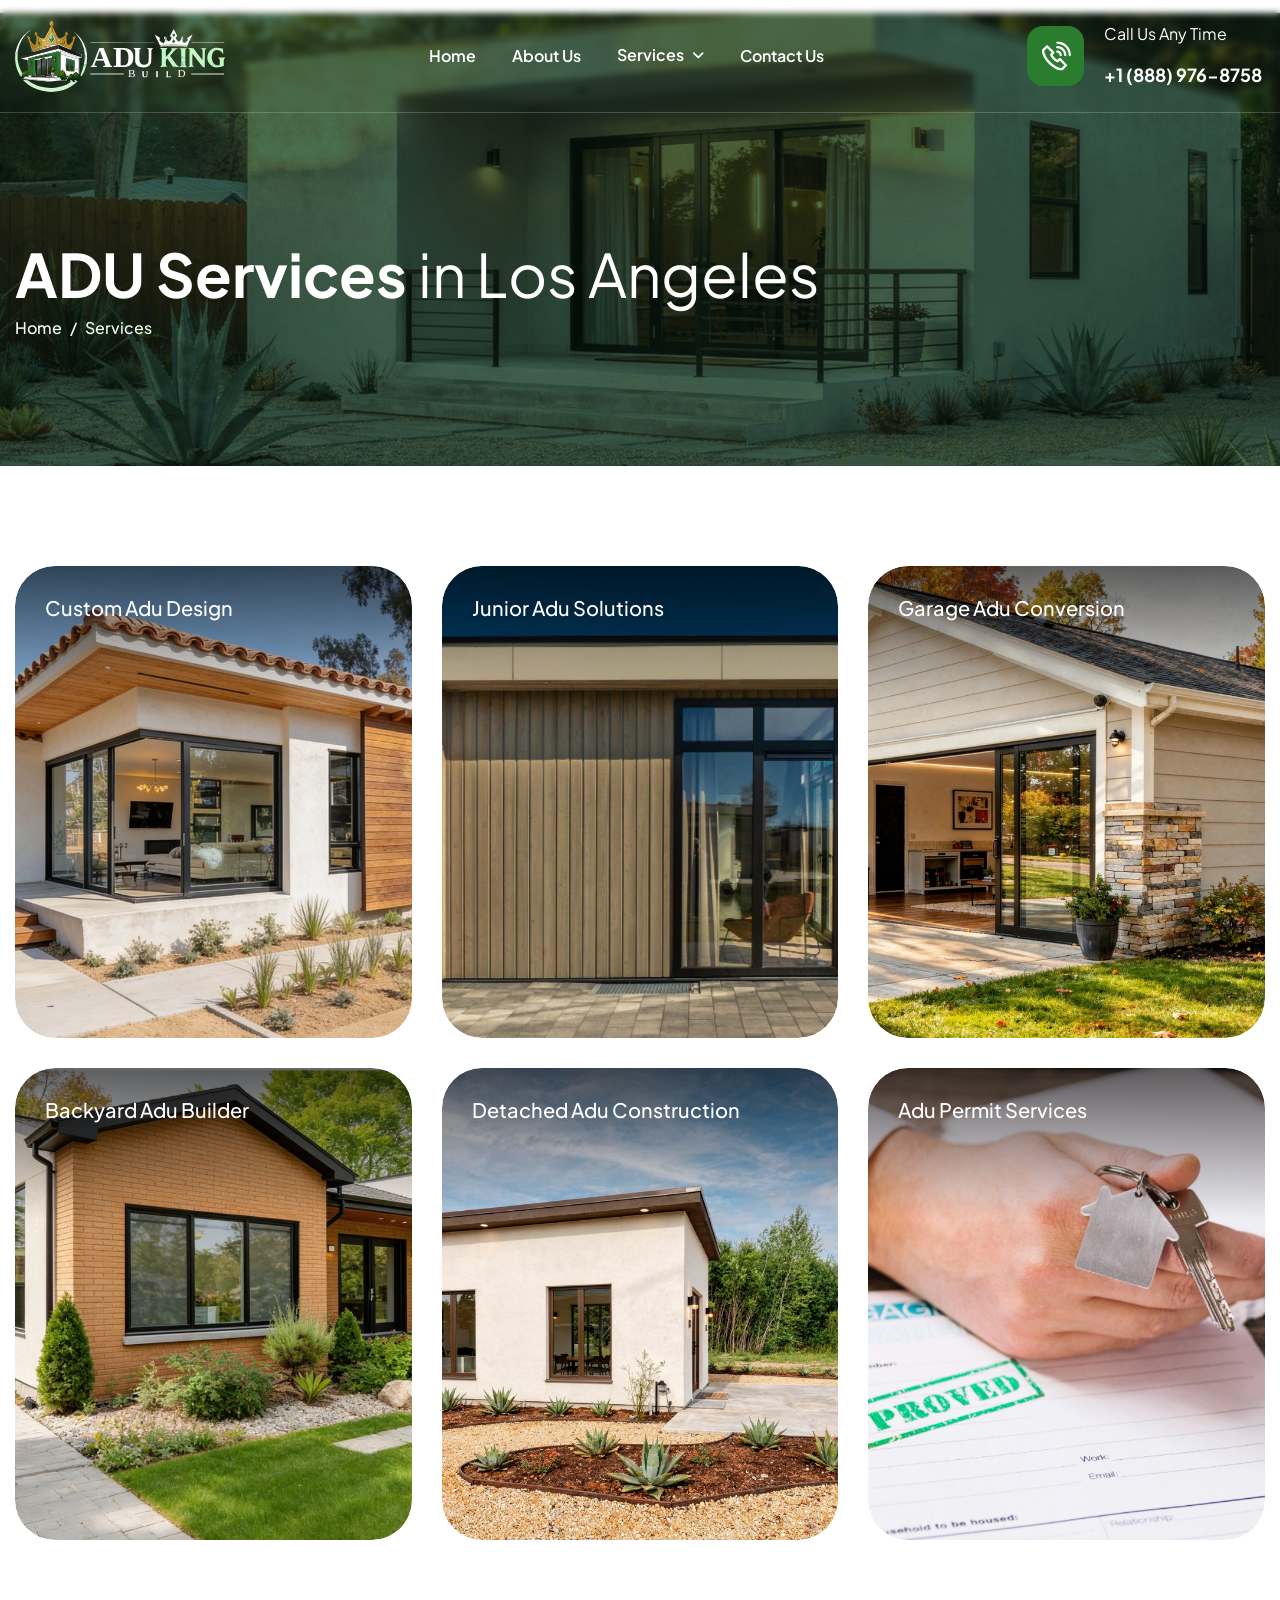
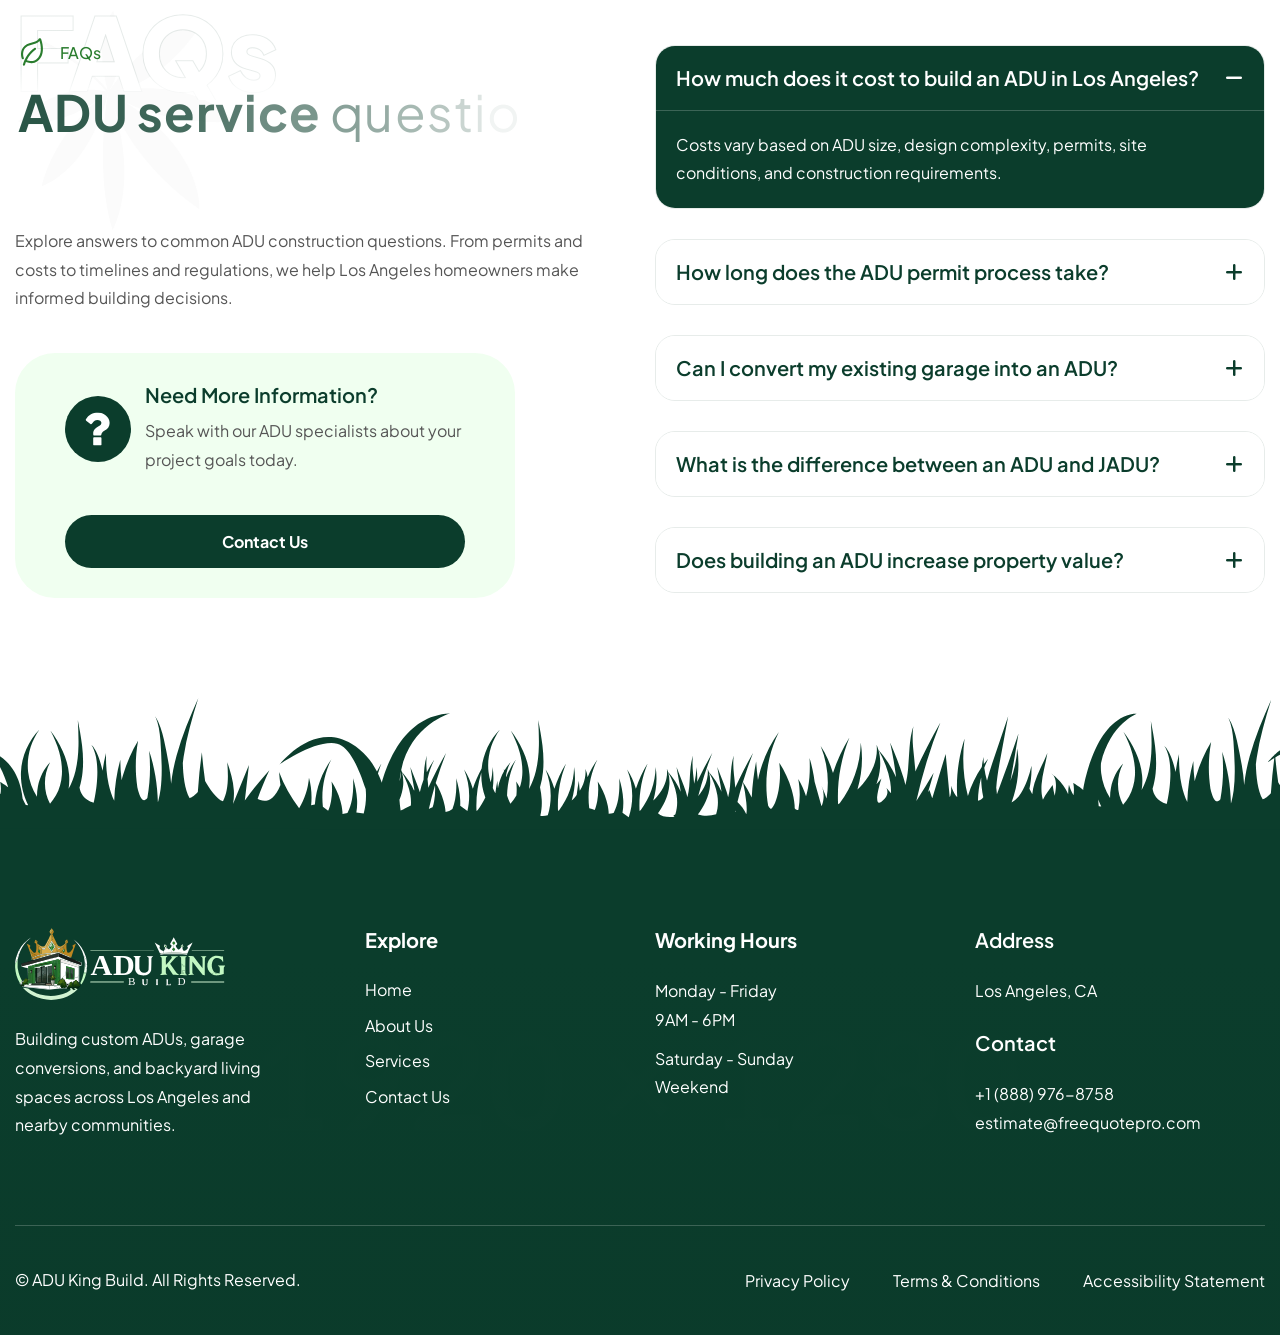
<file: services.html>
<!doctype html>
<html lang="zxx">
  <head>
    <!-- Meta -->
    <meta charset="utf-8" />
    <meta http-equiv="X-UA-Compatible" content="IE=edge" />
    <meta name="viewport" content="width=device-width, initial-scale=1.0" />

    <!-- Primary SEO -->
    <title>ADU Services Los Angeles | ADU King Build</title>

    <meta name="description" content="Explore ADU King Build services including custom ADU design, garage ADUs, backyard ADUs, detached ADUs, junior ADUs, and permit services in Los Angeles." />
    <meta name="keywords" content="ADU Services Los Angeles, ADU Builder Los Angeles, ADU Contractor Los Angeles, Custom ADU Design, Garage ADU Conversion, Backyard ADU Builder, Detached ADU Construction, Junior ADU Services, ADU Permit Services, Accessory Dwelling Unit Builder" />
    <meta name="author" content="ADU King Build" />
    <meta name="robots" content="index, follow, max-image-preview:large" />

    <!-- Canonical URL -->
    <link rel="canonical" href="https://www.adukingbuild.com/services.html" />

    <!-- Open Graph -->
    <meta property="og:type" content="website" />
    <meta property="og:title" content="ADU Services Los Angeles | ADU King Build" />
    <meta property="og:description" content="Complete ADU design, permitting, and construction services for homeowners throughout Los Angeles and surrounding communities." />
    <meta property="og:url" content="https://www.adukingbuild.com/services.html" />
    <meta property="og:site_name" content="ADU King Build" />
    <meta property="og:image" content="https://www.adukingbuild.com/images/services/custom-adu-design.webp" />
    <meta property="og:image:width" content="1200" />
    <meta property="og:image:height" content="630" />
    <meta property="og:locale" content="en_US" />

    <!-- Twitter Card -->
    <meta name="twitter:card" content="summary_large_image" />
    <meta name="twitter:title" content="ADU Services Los Angeles | ADU King Build" />
    <meta name="twitter:description" content="Professional ADU design, permit, and construction services including garage conversions, backyard ADUs, detached ADUs, and JADUs." />
    <meta name="twitter:image" content="https://www.adukingbuild.com/images/services/custom-adu-design.webp" />

    <!-- Favicon Icon -->
    <link rel="apple-touch-icon" sizes="57x57" href="images/favicon/apple-icon-57x57.png" />
    <link rel="apple-touch-icon" sizes="60x60" href="images/favicon/apple-icon-60x60.png" />
    <link rel="apple-touch-icon" sizes="72x72" href="images/favicon/apple-icon-72x72.png" />
    <link rel="apple-touch-icon" sizes="76x76" href="images/favicon/apple-icon-76x76.png" />
    <link rel="apple-touch-icon" sizes="114x114" href="images/favicon/apple-icon-114x114.png" />
    <link rel="apple-touch-icon" sizes="120x120" href="images/favicon/apple-icon-120x120.png" />
    <link rel="apple-touch-icon" sizes="144x144" href="images/favicon/apple-icon-144x144.png" />
    <link rel="apple-touch-icon" sizes="152x152" href="images/favicon/apple-icon-152x152.png" />
    <link rel="apple-touch-icon" sizes="180x180" href="images/favicon/apple-icon-180x180.png" />
    <link rel="icon" type="image/png" sizes="192x192" href="images/favicon/android-icon-192x192.png" />
    <link rel="icon" type="image/png" sizes="32x32" href="images/favicon/favicon-32x32.png" />
    <link rel="icon" type="image/png" sizes="96x96" href="images/favicon/favicon-96x96.png" />
    <link rel="icon" type="image/png" sizes="16x16" href="images/favicon/favicon-16x16.png" />
    <link rel="manifest" href="images/favicon/manifest.json" />
    <meta name="msapplication-TileColor" content="#ffffff" />
    <meta name="msapplication-TileImage" content="images/favicon/ms-icon-144x144.png" />
    <meta name="theme-color" content="#ffffff" />

    <!-- Google Fonts Css -->
    <link rel="preconnect" href="https://fonts.googleapis.com" />
    <link rel="preconnect" href="https://fonts.gstatic.com" crossorigin />
    <link href="https://fonts.googleapis.com/css2?family=Plus+Jakarta+Sans:ital,wght@0,200..800;1,200..800&display=swap" rel="stylesheet" />

    <!-- Bootstrap Css -->
    <link href="css/bootstrap.min.css" rel="stylesheet" media="screen" />

    <!-- SlickNav Css -->
    <link href="css/slicknav.min.css" rel="stylesheet" />

    <!-- Swiper Css -->
    <link rel="stylesheet" href="css/swiper-bundle.min.css" />

    <!-- Font Awesome Icon Css -->
    <link href="css/all.css" rel="stylesheet" media="screen" />

    <!-- Animated Css -->
    <link href="css/animate.css" rel="stylesheet" />

    <!-- Magnific Popup Css -->
    <link rel="stylesheet" href="css/magnific-popup.css" />

    <!-- Mouse Cursor Css -->
    <link rel="stylesheet" href="css/mousecursor.css" />

    <!-- Main Custom Css -->
    <link href="css/custom.css" rel="stylesheet" media="screen" />
  </head>
  <body>
    <!-- Header Start -->
    <header class="main-header">
      <div class="header-sticky">
        <nav class="navbar navbar-expand-lg">
          <div class="container">
            <!-- Logo Start -->
            <a class="navbar-brand" href="./">
              <img src="images/logo/adu-king-build-logo-1.svg" alt="adu king build logo" />
            </a>
            <!-- Logo End -->

            <!-- Main Menu Start -->
            <div class="collapse navbar-collapse main-menu">
              <div class="nav-menu-wrapper">
                <ul class="navbar-nav mr-auto" id="menu">
                  <li class="nav-item"><a class="nav-link" href="./">Home</a></li>
                  <li class="nav-item"><a class="nav-link" href="about.html">About Us</a></li>
                  <li class="nav-item submenu">
                    <a class="nav-link" href="services.html">Services</a>
                    <ul>
                      <li class="nav-item"><a class="nav-link" href="service-custom-adu-design.html">Custom ADU Design</a></li>
                      <li class="nav-item"><a class="nav-link" href="service-junior-adu.html">Junior ADU</a></li>
                      <li class="nav-item"><a class="nav-link" href="service-garage-adu.html">Garage ADU</a></li>
                      <li class="nav-item"><a class="nav-link" href="service-backyard-adu.html">Backyard ADU</a></li>
                      <li class="nav-item"><a class="nav-link" href="service-detached-adu.html">Detached ADU</a></li>
                      <li class="nav-item"><a class="nav-link" href="service-adu-permit.html">ADU Permit Services</a></li>
                    </ul>
                  </li>
                  <li class="nav-item"><a class="nav-link" href="contact.html">Contact Us</a></li>
                </ul>
              </div>
              <!-- Contact Now Box Start -->
              <div class="contact-now-box d-inline-flex">
                <div class="icon-box">
                  <a href="tel:+18889768758"><img src="images/icons/icon-phone.svg" alt="contact for adu services across los angeles" /></a>
                </div>
                <div class="contact-now-box-content">
                  <p>call us any time</p>
                  <h3><a href="tel:+18889768758">+1 (888) 976-8758</a></h3>
                </div>
              </div>
              <!-- Contact Now Box End -->
            </div>
            <!-- Main Menu End -->
            <div class="navbar-toggle"></div>
          </div>
        </nav>
        <div class="responsive-menu"></div>
      </div>
    </header>
    <!-- Header End -->

    <!-- Page Header Start -->
    <div class="page-header">
      <div class="container">
        <div class="row align-items-center">
          <div class="col-lg-12">
            <!-- Page Header Box Start -->
            <div class="page-header-box">
              <h1 class="text-anime-style-2" data-cursor="-opaque">
                ADU Services
                <span>in Los Angeles</span>
              </h1>
              <nav class="wow fadeInUp">
                <ol class="breadcrumb">
                  <li class="breadcrumb-item"><a href="./">home</a></li>
                  <li class="breadcrumb-item active" aria-current="page">services</li>
                </ol>
              </nav>
            </div>
            <!-- Page Header Box End -->
          </div>
        </div>
      </div>
    </div>
    <!-- Page Header End -->

    <!-- Page Services Start -->
    <div class="page-services">
      <div class="container">
        <div class="row">
          <div class="col-lg-4 col-md-6">
            <div class="service-item wow fadeInUp">
              <div class="service-image">
                <a href="service-custom-adu-design.html">
                  <figure>
                    <img src="images/services/custom-adu-design.webp" alt="Custom ADU design services in Los Angeles for residential and investment properties" />
                  </figure>
                </a>
              </div>

              <div class="service-title">
                <h3>custom adu design</h3>
              </div>

              <div class="service-body">
                <div class="service-content">
                  <p>Personalized ADU plans designed for functionality, value, and local code compliance.</p>
                </div>

                <div class="service-btn">
                  <a href="service-custom-adu-design.html" class="readmore-btn"><img src="images/icons/arrow-green.svg" alt="Learn more about custom ADU design" /></a>
                </div>
              </div>
            </div>
          </div>

          <div class="col-lg-4 col-md-6">
            <div class="service-item wow fadeInUp" data-wow-delay="0.2s">
              <div class="service-image">
                <a href="service-junior-adu.html">
                  <figure>
                    <img src="images/services/junior-adu.webp" alt="Junior ADU construction and JADU planning services in Los Angeles" />
                  </figure>
                </a>
              </div>

              <div class="service-title">
                <h3>junior adu solutions</h3>
              </div>

              <div class="service-body">
                <div class="service-content">
                  <p>Efficient JADU layouts that maximize existing residential living space.</p>
                </div>

                <div class="service-btn">
                  <a href="service-junior-adu.html" class="readmore-btn"><img src="images/icons/arrow-green.svg" alt="Learn more about junior ADUs" /></a>
                </div>
              </div>
            </div>
          </div>

          <div class="col-lg-4 col-md-6">
            <div class="service-item wow fadeInUp" data-wow-delay="0.4s">
              <div class="service-image">
                <a href="service-garage-adu.html">
                  <figure>
                    <img src="images/services/garage-adu-construction.webp" alt="Garage ADU conversion contractor serving Los Angeles and surrounding areas" />
                  </figure>
                </a>
              </div>

              <div class="service-title">
                <h3>garage adu conversion</h3>
              </div>

              <div class="service-body">
                <div class="service-content">
                  <p>Convert underused garages into comfortable, income-producing living spaces.</p>
                </div>

                <div class="service-btn">
                  <a href="service-garage-adu.html" class="readmore-btn"><img src="images/icons/arrow-green.svg" alt="Learn more about garage ADUs" /></a>
                </div>
              </div>
            </div>
          </div>

          <div class="col-lg-4 col-md-6">
            <div class="service-item wow fadeInUp" data-wow-delay="0.6s">
              <div class="service-image">
                <a href="service-backyard-adu.html">
                  <figure>
                    <img src="images/services/backyard-adu.webp" alt="Backyard ADU builder creating detached living spaces in Los Angeles" />
                  </figure>
                </a>
              </div>

              <div class="service-title">
                <h3>backyard adu builder</h3>
              </div>

              <div class="service-body">
                <div class="service-content">
                  <p>Expand your property with a modern backyard home built for flexibility.</p>
                </div>

                <div class="service-btn">
                  <a href="service-backyard-adu.html" class="readmore-btn"><img src="images/icons/arrow-green.svg" alt="Learn more about backyard ADUs" /></a>
                </div>
              </div>
            </div>
          </div>

          <div class="col-lg-4 col-md-6">
            <div class="service-item wow fadeInUp" data-wow-delay="0.8s">
              <div class="service-image">
                <a href="service-detached-adu.html">
                  <figure>
                    <img src="images/services/detached-adu.webp" alt="Detached ADU construction company in Los Angeles and nearby cities" />
                  </figure>
                </a>
              </div>

              <div class="service-title">
                <h3>detached adu construction</h3>
              </div>

              <div class="service-body">
                <div class="service-content">
                  <p>Standalone ADUs designed to increase privacy, usability, and property value.</p>
                </div>

                <div class="service-btn">
                  <a href="service-detached-adu.html" class="readmore-btn"><img src="images/icons/arrow-green.svg" alt="Learn more about detached ADUs" /></a>
                </div>
              </div>
            </div>
          </div>

          <div class="col-lg-4 col-md-6">
            <div class="service-item wow fadeInUp" data-wow-delay="1s">
              <div class="service-image">
                <a href="service-adu-permit.html">
                  <figure>
                    <img src="images/services/adu-permit-3.webp" alt="ADU permit services and planning assistance in Los Angeles California" />
                  </figure>
                </a>
              </div>

              <div class="service-title">
                <h3>adu permit services</h3>
              </div>

              <div class="service-body">
                <div class="service-content">
                  <p>Permit preparation and approval support for smooth project execution.</p>
                </div>

                <div class="service-btn">
                  <a href="service-adu-permit.html" class="readmore-btn"><img src="images/icons/arrow-green.svg" alt="Learn more about ADU permit services" /></a>
                </div>
              </div>
            </div>
          </div>
        </div>
      </div>
    </div>
    <!-- Page Services End -->

    <!-- Our Faqs Section Start -->
    <div class="our-faqs page-service-faqs">
      <div class="container">
        <div class="row align-items-center">
          <div class="col-lg-6">
            <div class="our-faqs-content">
              <div class="section-title">
                <div class="section-bg-title">
                  <span>FAQs</span>
                </div>

                <h3 class="wow fadeInUp">FAQs</h3>

                <h2 class="text-anime-style-2" data-cursor="-opaque">
                  ADU service
                  <span>questions answered</span>
                </h2>

                <p class="wow fadeInUp" data-wow-delay="0.25s">Explore answers to common ADU construction questions. From permits and costs to timelines and regulations, we help Los Angeles homeowners make informed building decisions.</p>
              </div>

              <div class="our-faqs-cta wow fadeInUp" data-wow-delay="0.5s">
                <div class="faqs-cta-box">
                  <div class="icon-box">
                    <img src="images/icons/icon-faqs-cta-box.svg" alt="ADU consultation support icon" />
                  </div>

                  <div class="faqs-cta-content">
                    <h3>Need More Information?</h3>
                    <p>Speak with our ADU specialists about your project goals today.</p>
                  </div>
                </div>

                <div class="faqs-cta-btn">
                  <a href="contact.html" class="btn-default">contact us</a>
                </div>
              </div>
            </div>
          </div>

          <div class="col-lg-6">
            <div class="our-faq-section">
              <div class="faq-accordion" id="accordion">
                <div class="accordion-item wow fadeInUp">
                  <h2 class="accordion-header" id="heading1">
                    <button class="accordion-button" type="button" data-bs-toggle="collapse" data-bs-target="#collapse1" aria-expanded="true">How much does it cost to build an ADU in Los Angeles?</button>
                  </h2>

                  <div id="collapse1" class="accordion-collapse collapse show">
                    <div class="accordion-body">
                      <p>Costs vary based on ADU size, design complexity, permits, site conditions, and construction requirements.</p>
                    </div>
                  </div>
                </div>

                <div class="accordion-item wow fadeInUp" data-wow-delay="0.2s">
                  <h2 class="accordion-header" id="heading2">
                    <button class="accordion-button collapsed" type="button" data-bs-toggle="collapse" data-bs-target="#collapse2">How long does the ADU permit process take?</button>
                  </h2>

                  <div id="collapse2" class="accordion-collapse collapse">
                    <div class="accordion-body">
                      <p>Permit timelines depend on project details, reviews, corrections, and city approval requirements.</p>
                    </div>
                  </div>
                </div>

                <div class="accordion-item wow fadeInUp" data-wow-delay="0.4s">
                  <h2 class="accordion-header" id="heading3">
                    <button class="accordion-button collapsed" type="button" data-bs-toggle="collapse" data-bs-target="#collapse3">Can I convert my existing garage into an ADU?</button>
                  </h2>

                  <div id="collapse3" class="accordion-collapse collapse">
                    <div class="accordion-body">
                      <p>Many garages qualify for conversion, though zoning, setbacks, and property conditions must be reviewed.</p>
                    </div>
                  </div>
                </div>

                <div class="accordion-item wow fadeInUp" data-wow-delay="0.6s">
                  <h2 class="accordion-header" id="heading4">
                    <button class="accordion-button collapsed" type="button" data-bs-toggle="collapse" data-bs-target="#collapse4">What is the difference between an ADU and JADU?</button>
                  </h2>

                  <div id="collapse4" class="accordion-collapse collapse">
                    <div class="accordion-body">
                      <p>JADUs are smaller units within a home, while ADUs can be attached or detached structures.</p>
                    </div>
                  </div>
                </div>

                <div class="accordion-item wow fadeInUp" data-wow-delay="0.8s">
                  <h2 class="accordion-header" id="heading5">
                    <button class="accordion-button collapsed" type="button" data-bs-toggle="collapse" data-bs-target="#collapse5">Does building an ADU increase property value?</button>
                  </h2>

                  <div id="collapse5" class="accordion-collapse collapse">
                    <div class="accordion-body">
                      <p>ADUs often increase usable space, rental potential, and overall property market appeal.</p>
                    </div>
                  </div>
                </div>
              </div>
            </div>
          </div>
        </div>
      </div>
    </div>
    <!-- Our Faqs Section End -->

    <!-- Footer Start -->
    <footer class="main-footer">
      <div class="container">
        <div class="row">
          <div class="col-lg-3 col-md-12">
            <!-- About Footer Start -->
            <div class="about-footer">
              <!-- Footer Logo Start -->
              <div class="footer-logo">
                <img src="images/logo/adu-king-build-logo-1.svg" alt="adu king build footer logo" />
              </div>
              <!-- Footer Logo End -->

              <!-- About Footer Content Start -->

              <div class="about-footer-content">
                <p>Building custom ADUs, garage conversions, and backyard living spaces across Los Angeles and nearby communities.</p>
              </div>
            </div>
            <!-- About Footer End -->
          </div>

          <div class="col-lg-3 col-md-4 col-6">
            <!-- About Links Start -->
            <div class="footer-links">
              <h3>explore</h3>
              <ul>
                <li><a href="index.html">home</a></li>
                <li><a href="about.html">about us</a></li>
                <li><a href="services.html">services</a></li>
                <li><a href="contact.html">Contact Us</a></li>
              </ul>
            </div>
            <!-- About Links End -->
          </div>

          <div class="col-lg-3 col-md-4 col-6">
            <!-- Working Hours Start -->
            <div class="working-hour">
              <h3>working hours</h3>
              <div class="working-hour-box">
                <p>Monday - Friday</p>
                <p>9AM - 6PM</p>
              </div>

              <div class="working-hour-box">
                <p>Saturday - Sunday</p>
                <p>Weekend</p>
              </div>
            </div>
            <!-- Working Hours End -->
          </div>

          <div class="col-lg-3 col-md-4">
            <!-- Footer Contact Start -->
            <div class="footer-contact">
              <!-- Footer Info Box Start -->
              <div class="footer-info-box">
                <h3>address</h3>
                <p>Los Angeles, CA</p>
              </div>
              <!-- Footer Info Box End -->

              <!-- Footer Info Box Start -->
              <div class="footer-info-box">
                <h3>contact</h3>
                <p><a href="tel:+18889768758">+1 (888) 976-8758</a></p>
                <p><a href="mailto:estimate@freequotepro.com">estimate@freequotepro.com</a></p>
              </div>
              <!-- Footer Info Box End -->
            </div>
            <!-- Footer Contact End -->
          </div>
        </div>

        <!-- Footer Copyright Section Start -->
        <div class="footer-copyright">
          <div class="row align-items-center">
            <div class="col-lg-6 col-md-6">
              <!-- Footer Copyright Start -->
              <div class="footer-copyright-text">
                <p>© ADU King Build. All Rights Reserved.</p>
              </div>
              <!-- Footer Copyright End -->
            </div>

            <div class="col-lg-6 col-md-6">
              <!-- Footer Social Link Start -->
              <div class="footer-privacy-policy">
                <ul>
                  <li><a href="privacy-policy.html">privacy policy</a></li>
                  <li><a href="terms-conditions.html">terms &amp; conditions</a></li>
                  <li><a href="accessibility-statement.html">accessibility statement</a></li>
                </ul>
              </div>
              <!-- Footer Social Link End -->
            </div>
          </div>
        </div>
        <!-- Footer Copyright Section End -->
      </div>
    </footer>
    <!-- Footer End -->

    <!-- Jquery Library File -->
    <script src="js/jquery-3.7.1.min.js"></script>
    <!-- Bootstrap js file -->
    <script src="js/bootstrap.min.js"></script>
    <!-- Validator js file -->
    <script src="js/validator.min.js"></script>
    <!-- SlickNav js file -->
    <script src="js/jquery.slicknav.js"></script>
    <!-- Swiper js file -->
    <script src="js/swiper-bundle.min.js"></script>
    <!-- Counter js file -->
    <script src="js/jquery.waypoints.min.js"></script>
    <script src="js/jquery.counterup.min.js"></script>
    <!-- Isotop js file -->
    <script src="js/isotope.min.js"></script>
    <!-- Magnific js file -->
    <script src="js/jquery.magnific-popup.min.js"></script>
    <!-- SmoothScroll -->
    <script src="js/SmoothScroll.js"></script>
    <!-- Parallax js -->
    <script src="js/parallaxie.js"></script>
    <!-- MagicCursor js file -->
    <script src="js/gsap.min.js"></script>
    <script src="js/magiccursor.js"></script>
    <!-- Text Effect js file -->
    <script src="js/SplitText.js"></script>
    <script src="js/ScrollTrigger.min.js"></script>
    <!-- YTPlayer js File -->
    <script src="js/jquery.mb.YTPlayer.min.js"></script>
    <!-- Wow js file -->
    <script src="js/wow.js"></script>
    <!-- Main Custom js file -->
    <script src="js/function.js"></script>
  </body>
</html>
</file>
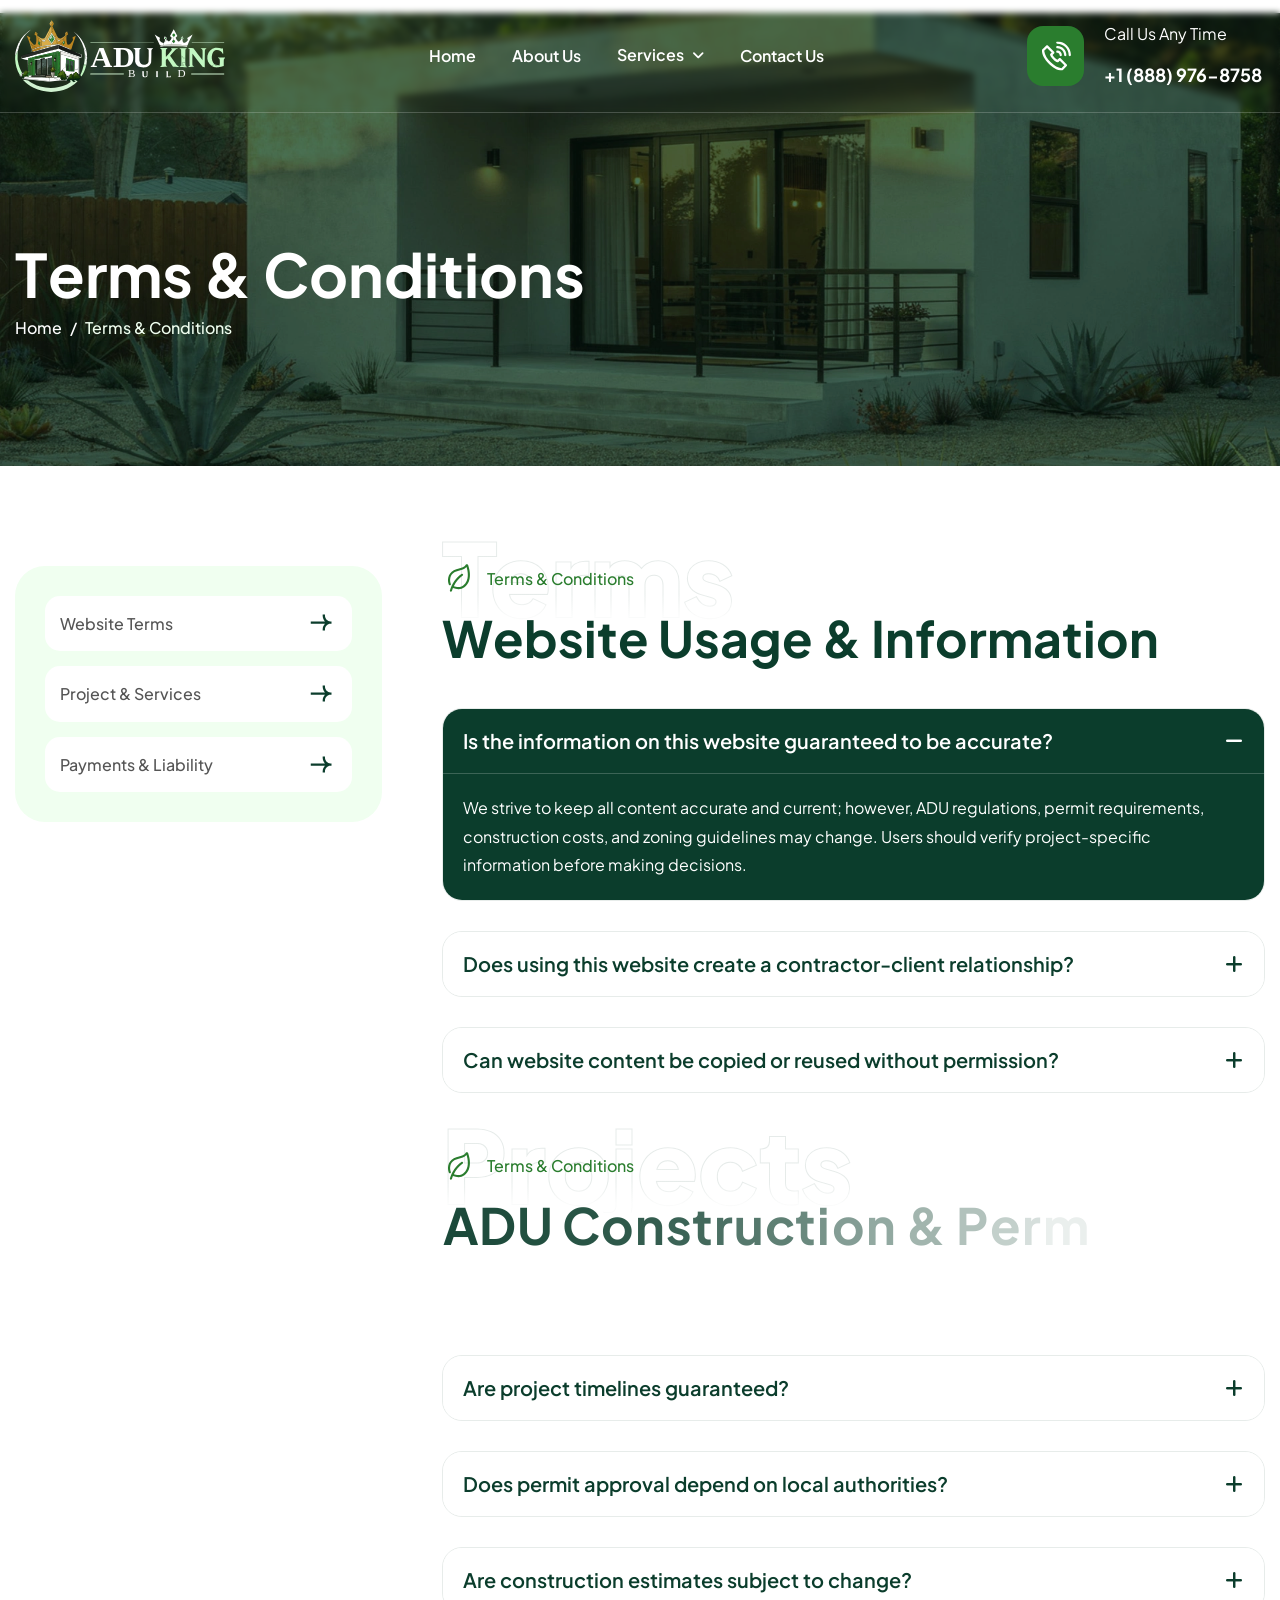
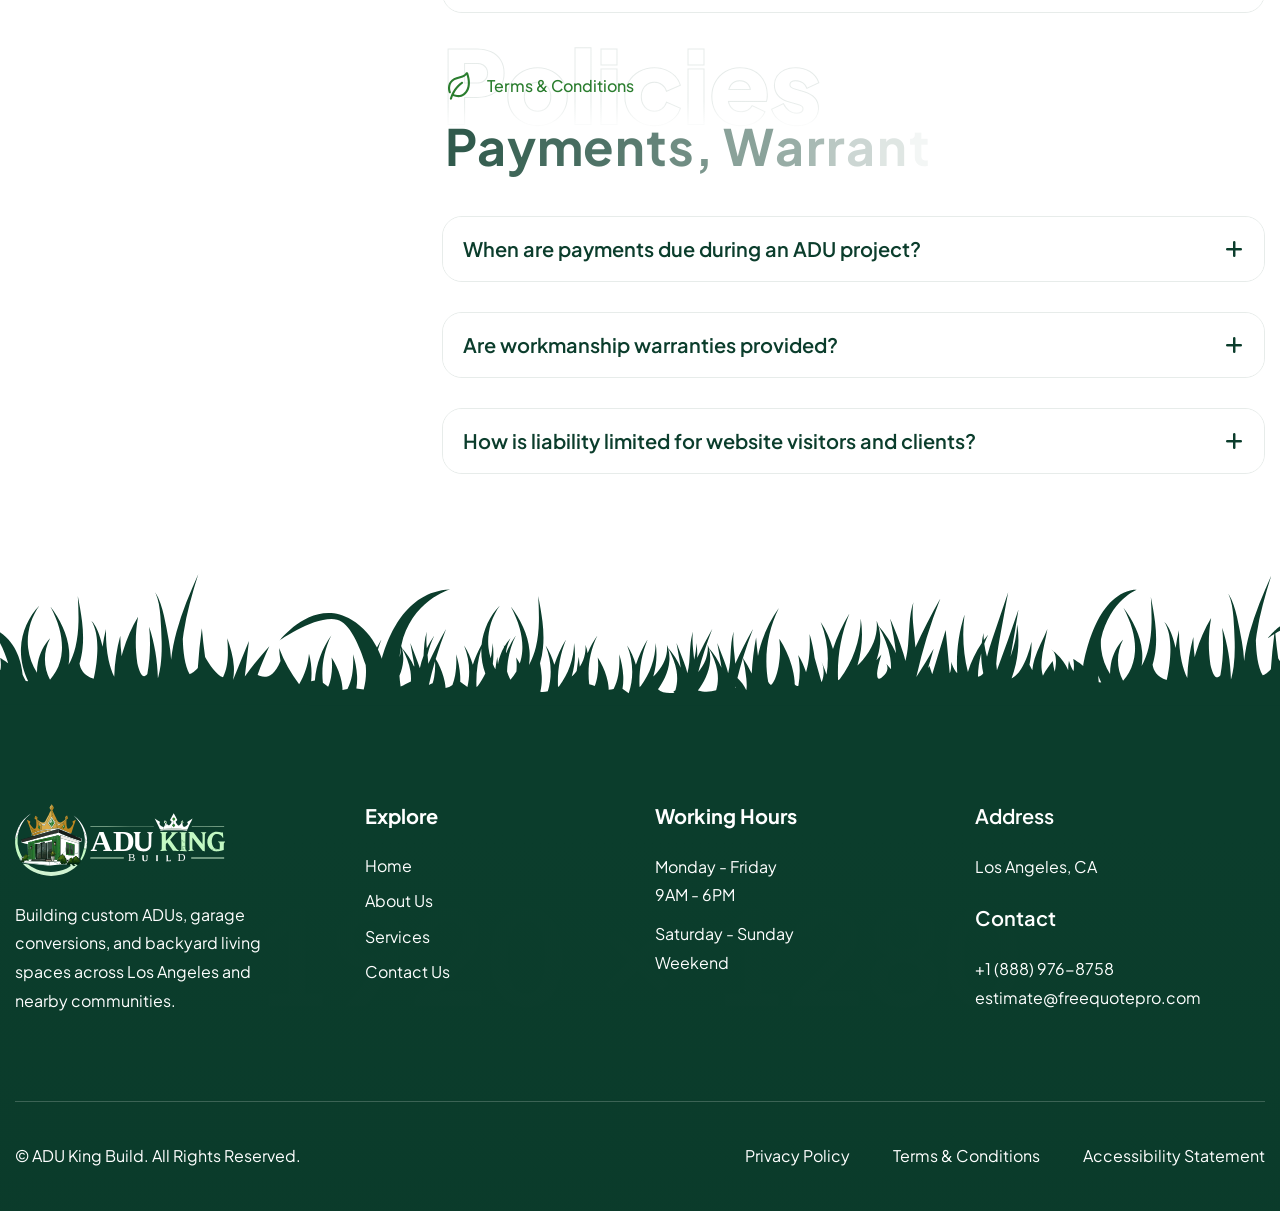
<file: terms-conditions.html>
<!doctype html>
<html lang="zxx">
  <head>
    <!-- Meta -->
    <meta charset="utf-8" />
    <meta http-equiv="X-UA-Compatible" content="IE=edge" />
    <meta name="viewport" content="width=device-width, initial-scale=1.0" />

    <!-- Primary SEO -->
    <title>Terms &amp; Conditions | ADU King Build</title>

    <meta name="description" content="Read the Terms and Conditions governing the use of the ADU King Build website, services, content, and communications." />
    <meta name="keywords" content="Terms and Conditions, Website Terms, User Agreement, Legal Terms, Website Use Policy, ADU King Build Terms" />
    <meta name="author" content="ADU King Build" />
    <meta name="robots" content="index, follow, max-image-preview:large" />

    <!-- Canonical URL -->
    <link rel="canonical" href="https://www.adukingbuild.com/terms-conditions.html" />

    <!-- Open Graph -->
    <meta property="og:type" content="website" />
    <meta property="og:title" content="Terms &amp; Conditions | ADU King Build" />
    <meta property="og:description" content="Review the terms governing access to and use of the ADU King Build website and related services." />
    <meta property="og:url" content="https://www.adukingbuild.com/terms-conditions.html" />
    <meta property="og:site_name" content="ADU King Build" />
    <meta property="og:image" content="https://www.adukingbuild.com/images/resources/counter-section.webp" />
    <meta property="og:image:width" content="1200" />
    <meta property="og:image:height" content="630" />
    <meta property="og:locale" content="en_US" />

    <!-- Twitter Card -->
    <meta name="twitter:card" content="summary_large_image" />
    <meta name="twitter:title" content="Terms &amp; Conditions | ADU King Build" />
    <meta name="twitter:description" content="Terms governing the use of the ADU King Build website, content, and communications." />
    <meta name="twitter:image" content="https://www.adukingbuild.com/images/resources/counter-section.webp" />

    <!-- Favicon Icon -->
    <link rel="apple-touch-icon" sizes="57x57" href="images/favicon/apple-icon-57x57.png" />
    <link rel="apple-touch-icon" sizes="60x60" href="images/favicon/apple-icon-60x60.png" />
    <link rel="apple-touch-icon" sizes="72x72" href="images/favicon/apple-icon-72x72.png" />
    <link rel="apple-touch-icon" sizes="76x76" href="images/favicon/apple-icon-76x76.png" />
    <link rel="apple-touch-icon" sizes="114x114" href="images/favicon/apple-icon-114x114.png" />
    <link rel="apple-touch-icon" sizes="120x120" href="images/favicon/apple-icon-120x120.png" />
    <link rel="apple-touch-icon" sizes="144x144" href="images/favicon/apple-icon-144x144.png" />
    <link rel="apple-touch-icon" sizes="152x152" href="images/favicon/apple-icon-152x152.png" />
    <link rel="apple-touch-icon" sizes="180x180" href="images/favicon/apple-icon-180x180.png" />
    <link rel="icon" type="image/png" sizes="192x192" href="images/favicon/android-icon-192x192.png" />
    <link rel="icon" type="image/png" sizes="32x32" href="images/favicon/favicon-32x32.png" />
    <link rel="icon" type="image/png" sizes="96x96" href="images/favicon/favicon-96x96.png" />
    <link rel="icon" type="image/png" sizes="16x16" href="images/favicon/favicon-16x16.png" />
    <link rel="manifest" href="images/favicon/manifest.json" />
    <meta name="msapplication-TileColor" content="#ffffff" />
    <meta name="msapplication-TileImage" content="images/favicon/ms-icon-144x144.png" />
    <meta name="theme-color" content="#ffffff" />

    <!-- Google Fonts Css -->
    <link rel="preconnect" href="https://fonts.googleapis.com" />
    <link rel="preconnect" href="https://fonts.gstatic.com" crossorigin />
    <link href="https://fonts.googleapis.com/css2?family=Plus+Jakarta+Sans:ital,wght@0,200..800;1,200..800&display=swap" rel="stylesheet" />

    <!-- Bootstrap Css -->
    <link href="css/bootstrap.min.css" rel="stylesheet" media="screen" />

    <!-- SlickNav Css -->
    <link href="css/slicknav.min.css" rel="stylesheet" />

    <!-- Swiper Css -->
    <link rel="stylesheet" href="css/swiper-bundle.min.css" />

    <!-- Font Awesome Icon Css -->
    <link href="css/all.css" rel="stylesheet" media="screen" />

    <!-- Animated Css -->
    <link href="css/animate.css" rel="stylesheet" />

    <!-- Magnific Popup Css -->
    <link rel="stylesheet" href="css/magnific-popup.css" />

    <!-- Mouse Cursor Css -->
    <link rel="stylesheet" href="css/mousecursor.css" />

    <!-- Main Custom Css -->
    <link href="css/custom.css" rel="stylesheet" media="screen" />
  </head>
  <body>
    <!-- Header Start -->
    <header class="main-header">
      <div class="header-sticky">
        <nav class="navbar navbar-expand-lg">
          <div class="container">
            <!-- Logo Start -->
            <a class="navbar-brand" href="./">
              <img src="images/logo/adu-king-build-logo-1.svg" alt="adu king build logo" />
            </a>
            <!-- Logo End -->

            <!-- Main Menu Start -->
            <div class="collapse navbar-collapse main-menu">
              <div class="nav-menu-wrapper">
                <ul class="navbar-nav mr-auto" id="menu">
                  <li class="nav-item"><a class="nav-link" href="./">Home</a></li>
                  <li class="nav-item"><a class="nav-link" href="about.html">About Us</a></li>
                  <li class="nav-item submenu">
                    <a class="nav-link" href="services.html">Services</a>
                    <ul>
                      <li class="nav-item"><a class="nav-link" href="service-custom-adu-design.html">Custom ADU Design</a></li>
                      <li class="nav-item"><a class="nav-link" href="service-junior-adu.html">Junior ADU</a></li>
                      <li class="nav-item"><a class="nav-link" href="service-garage-adu.html">Garage ADU</a></li>
                      <li class="nav-item"><a class="nav-link" href="service-backyard-adu.html">Backyard ADU</a></li>
                      <li class="nav-item"><a class="nav-link" href="service-detached-adu.html">Detached ADU</a></li>
                      <li class="nav-item"><a class="nav-link" href="service-adu-permit.html">ADU Permit Services</a></li>
                    </ul>
                  </li>
                  <li class="nav-item"><a class="nav-link" href="contact.html">Contact Us</a></li>
                </ul>
              </div>
              <!-- Contact Now Box Start -->
              <div class="contact-now-box d-inline-flex">
                <div class="icon-box">
                  <a href="tel:+18889768758"><img src="images/icons/icon-phone.svg" alt="contact for adu services across los angeles" /></a>
                </div>
                <div class="contact-now-box-content">
                  <p>call us any time</p>
                  <h3><a href="tel:+18889768758">+1 (888) 976-8758</a></h3>
                </div>
              </div>
              <!-- Contact Now Box End -->
            </div>
            <!-- Main Menu End -->
            <div class="navbar-toggle"></div>
          </div>
        </nav>
        <div class="responsive-menu"></div>
      </div>
    </header>
    <!-- Header End -->

    <!-- Page Header Start -->
    <div class="page-header">
      <div class="container">
        <div class="row align-items-center">
          <div class="col-lg-12">
            <!-- Page Header Box Start -->
            <div class="page-header-box">
              <h1 class="text-anime-style-2" data-cursor="-opaque">Terms &amp; Conditions</h1>
              <nav class="wow fadeInUp">
                <ol class="breadcrumb">
                  <li class="breadcrumb-item"><a href="./">home</a></li>
                  <li class="breadcrumb-item active" aria-current="page">Terms &amp; Conditions</li>
                </ol>
              </nav>
            </div>
            <!-- Page Header Box End -->
          </div>
        </div>
      </div>
    </div>
    <!-- Page Header End -->

    <!-- Page terms and conditions Start -->
    <div class="page-faqs">
      <div class="container">
        <div class="row">
          <div class="col-lg-4">
            <!-- Faqs Sidebar Start -->
            <div class="faq-sidebar">
              <!-- Faqs Catagery List Start -->
              <div class="faq-catagery-list wow fadeInUp" data-wow-delay="0.25s">
                <ul>
                  <li><a href="#website_terms">Website Terms</a></li>
                  <li><a href="#project_services">Project &amp; Services</a></li>
                  <li><a href="#payments_liability">Payments &amp; Liability</a></li>
                </ul>
              </div>
              <!-- Faqs Catagery List End -->
            </div>
            <!-- Faqs Sidebar End -->
          </div>

          <div class="col-lg-8">
            <!-- FAQs section start -->
            <div class="our-faq-section" id="website_terms">
              <!-- Section Title Start -->
              <div class="section-title faqs-section-title">
                <div class="section-bg-title">
                  <span>Terms</span>
                </div>
                <h3 class="wow fadeInUp">Terms &amp; Conditions</h3>
                <h2 class="text-anime-style-2" data-cursor="-opaque">Website Usage &amp; Information</h2>
              </div>
              <!-- Section Title End -->

              <!-- FAQ Accordion Start -->
              <div class="faq-accordion" id="accordion">
                <div class="accordion-item wow fadeInUp">
                  <h2 class="accordion-header" id="heading1">
                    <button class="accordion-button" type="button" data-bs-toggle="collapse" data-bs-target="#collapse1" aria-expanded="true" aria-controls="collapse1">Is the information on this website guaranteed to be accurate?</button>
                  </h2>

                  <div id="collapse1" class="accordion-collapse collapse show" aria-labelledby="heading1" data-bs-parent="#accordion">
                    <div class="accordion-body">
                      <p>We strive to keep all content accurate and current; however, ADU regulations, permit requirements, construction costs, and zoning guidelines may change. Users should verify project-specific information before making decisions.</p>
                    </div>
                  </div>
                </div>

                <div class="accordion-item wow fadeInUp" data-wow-delay="0.2s">
                  <h2 class="accordion-header" id="heading2">
                    <button class="accordion-button collapsed" type="button" data-bs-toggle="collapse" data-bs-target="#collapse2" aria-expanded="false" aria-controls="collapse2">Does using this website create a contractor-client relationship?</button>
                  </h2>

                  <div id="collapse2" class="accordion-collapse collapse" aria-labelledby="heading2" data-bs-parent="#accordion">
                    <div class="accordion-body">
                      <p>No. Visiting this website, submitting a form, or requesting information does not establish a contractual relationship until a written agreement is signed by both parties.</p>
                    </div>
                  </div>
                </div>

                <div class="accordion-item wow fadeInUp" data-wow-delay="0.4s">
                  <h2 class="accordion-header" id="heading3">
                    <button class="accordion-button collapsed" type="button" data-bs-toggle="collapse" data-bs-target="#collapse3" aria-expanded="false" aria-controls="collapse3">Can website content be copied or reused without permission?</button>
                  </h2>

                  <div id="collapse3" class="accordion-collapse collapse" aria-labelledby="heading3" data-bs-parent="#accordion">
                    <div class="accordion-body">
                      <p>All website content, graphics, logos, designs, text, and media are protected intellectual property and may not be reproduced without prior written authorization.</p>
                    </div>
                  </div>
                </div>
              </div>
              <!-- FAQ Accordion End -->
            </div>
            <!-- FAQs section End -->

            <!-- FAQs section start -->
            <div class="our-faq-section" id="project_services">
              <!-- Section Title Start -->
              <div class="section-title faqs-section-title">
                <div class="section-bg-title">
                  <span>Projects</span>
                </div>
                <h3 class="wow fadeInUp">Terms &amp; Conditions</h3>
                <h2 class="text-anime-style-2" data-cursor="-opaque">ADU Construction &amp; Permit Services</h2>
              </div>
              <!-- Section Title End -->

              <!-- FAQ Accordion Start -->
              <div class="faq-accordion" id="accordion1">
                <div class="accordion-item wow fadeInUp">
                  <h2 class="accordion-header" id="heading4">
                    <button class="accordion-button collapsed" type="button" data-bs-toggle="collapse" data-bs-target="#collapse4" aria-expanded="false" aria-controls="collapse4">Are project timelines guaranteed?</button>
                  </h2>

                  <div id="collapse4" class="accordion-collapse collapse" aria-labelledby="heading4" data-bs-parent="#accordion1">
                    <div class="accordion-body">
                      <p>Construction schedules are estimates and may be affected by inspections, permitting agencies, weather conditions, material availability, HOA approvals, or unforeseen site conditions.</p>
                    </div>
                  </div>
                </div>

                <div class="accordion-item wow fadeInUp" data-wow-delay="0.2s">
                  <h2 class="accordion-header" id="heading5">
                    <button class="accordion-button collapsed" type="button" data-bs-toggle="collapse" data-bs-target="#collapse5" aria-expanded="false" aria-controls="collapse5">Does permit approval depend on local authorities?</button>
                  </h2>

                  <div id="collapse5" class="accordion-collapse collapse" aria-labelledby="heading5" data-bs-parent="#accordion1">
                    <div class="accordion-body">
                      <p>Yes. Permit approvals are issued by applicable city departments and agencies. Approval timelines and requirements vary throughout Los Angeles and surrounding communities.</p>
                    </div>
                  </div>
                </div>

                <div class="accordion-item wow fadeInUp" data-wow-delay="0.4s">
                  <h2 class="accordion-header" id="heading6">
                    <button class="accordion-button collapsed" type="button" data-bs-toggle="collapse" data-bs-target="#collapse6" aria-expanded="false" aria-controls="collapse6">Are construction estimates subject to change?</button>
                  </h2>

                  <div id="collapse6" class="accordion-collapse collapse" aria-labelledby="heading6" data-bs-parent="#accordion1">
                    <div class="accordion-body">
                      <p>Project pricing may be adjusted when clients request design changes, scope modifications, upgrades, engineering revisions, or additional work not included in the original agreement.</p>
                    </div>
                  </div>
                </div>
              </div>
              <!-- FAQ Accordion End -->
            </div>
            <!-- FAQs section End -->

            <!-- FAQs section start -->
            <div class="our-faq-section" id="payments_liability">
              <!-- Section Title Start -->
              <div class="section-title faqs-section-title">
                <div class="section-bg-title">
                  <span>Policies</span>
                </div>
                <h3 class="wow fadeInUp">Terms &amp; Conditions</h3>
                <h2 class="text-anime-style-2" data-cursor="-opaque">Payments, Warranties &amp; Liability</h2>
              </div>
              <!-- Section Title End -->

              <!-- FAQ Accordion Start -->
              <div class="faq-accordion" id="accordion2">
                <div class="accordion-item wow fadeInUp">
                  <h2 class="accordion-header" id="heading7">
                    <button class="accordion-button collapsed" type="button" data-bs-toggle="collapse" data-bs-target="#collapse7" aria-expanded="false" aria-controls="collapse7">When are payments due during an ADU project?</button>
                  </h2>

                  <div id="collapse7" class="accordion-collapse collapse" aria-labelledby="heading7" data-bs-parent="#accordion2">
                    <div class="accordion-body">
                      <p>Payment schedules are outlined within individual contracts and typically follow project milestones, inspections, or completed construction phases.</p>
                    </div>
                  </div>
                </div>

                <div class="accordion-item wow fadeInUp" data-wow-delay="0.2s">
                  <h2 class="accordion-header" id="heading8">
                    <button class="accordion-button collapsed" type="button" data-bs-toggle="collapse" data-bs-target="#collapse8" aria-expanded="false" aria-controls="collapse8">Are workmanship warranties provided?</button>
                  </h2>

                  <div id="collapse8" class="accordion-collapse collapse" aria-labelledby="heading8" data-bs-parent="#accordion2">
                    <div class="accordion-body">
                      <p>Warranty coverage varies by project and agreement. Specific warranty terms are provided in writing before construction begins.</p>
                    </div>
                  </div>
                </div>

                <div class="accordion-item wow fadeInUp" data-wow-delay="0.4s">
                  <h2 class="accordion-header" id="heading9">
                    <button class="accordion-button collapsed" type="button" data-bs-toggle="collapse" data-bs-target="#collapse9" aria-expanded="false" aria-controls="collapse9">How is liability limited for website visitors and clients?</button>
                  </h2>

                  <div id="collapse9" class="accordion-collapse collapse" aria-labelledby="heading9" data-bs-parent="#accordion2">
                    <div class="accordion-body">
                      <p>
                        <strong>ADU King Build</strong>
                        is not responsible for indirect damages arising from website use, third-party services, regulatory changes, or decisions made solely from online information.
                      </p>
                    </div>
                  </div>
                </div>
              </div>
              <!-- FAQ Accordion End -->
            </div>
            <!-- FAQs section End -->
          </div>
        </div>
      </div>
    </div>
    <!-- Page terms and conditions End -->

    <!-- Footer Start -->
    <footer class="main-footer">
      <div class="container">
        <div class="row">
          <div class="col-lg-3 col-md-12">
            <!-- About Footer Start -->
            <div class="about-footer">
              <!-- Footer Logo Start -->
              <div class="footer-logo">
                <img src="images/logo/adu-king-build-logo-1.svg" alt="adu king build footer logo" />
              </div>
              <!-- Footer Logo End -->

              <!-- About Footer Content Start -->

              <div class="about-footer-content">
                <p>Building custom ADUs, garage conversions, and backyard living spaces across Los Angeles and nearby communities.</p>
              </div>
            </div>
            <!-- About Footer End -->
          </div>

          <div class="col-lg-3 col-md-4 col-6">
            <!-- About Links Start -->
            <div class="footer-links">
              <h3>explore</h3>
              <ul>
                <li><a href="index.html">home</a></li>
                <li><a href="about.html">about us</a></li>
                <li><a href="services.html">services</a></li>
                <li><a href="contact.html">Contact Us</a></li>
              </ul>
            </div>
            <!-- About Links End -->
          </div>

          <div class="col-lg-3 col-md-4 col-6">
            <!-- Working Hours Start -->
            <div class="working-hour">
              <h3>working hours</h3>
              <div class="working-hour-box">
                <p>Monday - Friday</p>
                <p>9AM - 6PM</p>
              </div>

              <div class="working-hour-box">
                <p>Saturday - Sunday</p>
                <p>Weekend</p>
              </div>
            </div>
            <!-- Working Hours End -->
          </div>

          <div class="col-lg-3 col-md-4">
            <!-- Footer Contact Start -->
            <div class="footer-contact">
              <!-- Footer Info Box Start -->
              <div class="footer-info-box">
                <h3>address</h3>
                <p>Los Angeles, CA</p>
              </div>
              <!-- Footer Info Box End -->

              <!-- Footer Info Box Start -->
              <div class="footer-info-box">
                <h3>contact</h3>
                <p><a href="tel:+18889768758">+1 (888) 976-8758</a></p>
                <p><a href="mailto:estimate@freequotepro.com">estimate@freequotepro.com</a></p>
              </div>
              <!-- Footer Info Box End -->
            </div>
            <!-- Footer Contact End -->
          </div>
        </div>

        <!-- Footer Copyright Section Start -->
        <div class="footer-copyright">
          <div class="row align-items-center">
            <div class="col-lg-6 col-md-6">
              <!-- Footer Copyright Start -->
              <div class="footer-copyright-text">
                <p>© ADU King Build. All Rights Reserved.</p>
              </div>
              <!-- Footer Copyright End -->
            </div>

            <div class="col-lg-6 col-md-6">
              <!-- Footer Social Link Start -->
              <div class="footer-privacy-policy">
                <ul>
                  <li><a href="privacy-policy.html">privacy policy</a></li>
                  <li><a href="terms-conditions.html">terms &amp; conditions</a></li>
                  <li><a href="accessibility-statement.html">accessibility statement</a></li>
                </ul>
              </div>
              <!-- Footer Social Link End -->
            </div>
          </div>
        </div>
        <!-- Footer Copyright Section End -->
      </div>
    </footer>
    <!-- Footer End -->

    <!-- Jquery Library File -->
    <script src="js/jquery-3.7.1.min.js"></script>
    <!-- Bootstrap js file -->
    <script src="js/bootstrap.min.js"></script>
    <!-- Validator js file -->
    <script src="js/validator.min.js"></script>
    <!-- SlickNav js file -->
    <script src="js/jquery.slicknav.js"></script>
    <!-- Swiper js file -->
    <script src="js/swiper-bundle.min.js"></script>
    <!-- Counter js file -->
    <script src="js/jquery.waypoints.min.js"></script>
    <script src="js/jquery.counterup.min.js"></script>
    <!-- Isotop js file -->
    <script src="js/isotope.min.js"></script>
    <!-- Magnific js file -->
    <script src="js/jquery.magnific-popup.min.js"></script>
    <!-- SmoothScroll -->
    <script src="js/SmoothScroll.js"></script>
    <!-- Parallax js -->
    <script src="js/parallaxie.js"></script>
    <!-- MagicCursor js file -->
    <script src="js/gsap.min.js"></script>
    <script src="js/magiccursor.js"></script>
    <!-- Text Effect js file -->
    <script src="js/SplitText.js"></script>
    <script src="js/ScrollTrigger.min.js"></script>
    <!-- YTPlayer js File -->
    <script src="js/jquery.mb.YTPlayer.min.js"></script>
    <!-- Wow js file -->
    <script src="js/wow.js"></script>
    <!-- Main Custom js file -->
    <script src="js/function.js"></script>
  </body>
</html>
</file>
<file: css/custom.css>
/* ----------------------------------------------------------------------------------------
* Author        : Awaiken
* Template Name : Florax - Gardening and Landscape HTML Template
* File          : CSS File
* Version       : 1.0
* ---------------------------------------------------------------------------------------- */
/* INDEX
----------------------------------------------------------------------------------------
01. Global Variables
02. General css
03. Header css
04. Hero css
05. Customer Review css
06. About Us css
07. Our Services css
08. Our Expertise css
09. Intro Video css
10. Why choose Us css
11. How It Work css
12. Our Project css
13. Our Testimonials css
14. Our FAQs css
15. Our Pricing css
16. Our Blog Post css
17. Footer css
18. About us Page css
19. Services Page css
20. Service Single css
21. Blog Archive css
22. Blog Single css
23. Page Project css
24. Project Single css
25. Page Pricing css
26. Page Team css
27. Page FAQs css
28. Contact us Page css
29. 404 Page css
30. responsive css
-------------------------------------------------------------------------------------- */

/************************************/
/*** 	 01. Global Variables	  ***/
/************************************/

:root {
  --primary-color: #0b3d2c;
  --secondary-color: #f0fff0;
  --text-color: #555555;
  --accent-color: #2a7d2e;
  --white-color: #ffffff;
  --divider-color: #e7ecea;
  --dark-divider-color: #ffffff33;
  --error-color: rgb(230, 87, 87);
  --default-font: "Plus Jakarta Sans", sans-serif;
}

/************************************/
/*** 	   02. General css		  ***/
/************************************/

body {
  font-family: var(--default-font);
  font-size: 16px;
  font-weight: 400;
  line-height: 1.6em;
  background-color: var(--white-color);
  color: var(--text-color);
}

p {
  line-height: 1.8em;
  margin-bottom: 1.6em;
}

h1,
h2,
h3,
h4,
h5,
h6 {
  margin: 0;
  font-weight: 700;
  line-height: 1.2em;
  color: var(--primary-color);
}

figure {
  margin: 0;
}

img {
  max-width: 100%;
}

a {
  text-decoration: none;
}

a:hover {
  text-decoration: none;
  outline: 0;
}

a:focus {
  text-decoration: none;
  outline: 0;
}

html,
body {
  width: 100%;
  overflow-x: clip;
}

.container {
  max-width: 1300px;
}

.container,
.container-fluid,
.container-lg,
.container-md,
.container-sm,
.container-xl,
.container-xxl,
.mfp-container {
  padding-right: 15px;
  padding-left: 15px;
}

.image-anime {
  position: relative;
  overflow: hidden;
}

.image-anime:after {
  content: "";
  position: absolute;
  width: 200%;
  height: 0%;
  left: 50%;
  top: 50%;
  background-color: rgba(255, 255, 255, 0.3);
  transform: translate(-50%, -50%) rotate(-45deg);
  z-index: 1;
}

.image-anime:hover:after {
  height: 250%;
  transition: all 600ms linear;
  background-color: transparent;
}

.reveal {
  position: relative;
  display: -webkit-inline-box;
  display: -ms-inline-flexbox;
  display: inline-flex;
  visibility: hidden;
  overflow: hidden;
}

.reveal img {
  height: 100%;
  width: 100%;
  -o-object-fit: cover;
  object-fit: cover;
  -webkit-transform-origin: left;
  transform-origin: left;
}

.row {
  margin-right: -15px;
  margin-left: -15px;
}

.row > * {
  padding-right: 15px;
  padding-left: 15px;
}

.row.no-gutters {
  margin-right: 0px;
  margin-left: 0px;
}

.row.no-gutters > * {
  padding-right: 0px;
  padding-left: 0px;
}

.btn-default,
.about-btn {
  display: inline-block;
  font-size: 16px;
  font-weight: 700;
  line-height: 1.2em;
  text-transform: capitalize;
  background: var(--accent-color);
  color: var(--white-color);
  border-radius: 100px;
  padding: 14px 35px 14px 25px;
  margin-right: 15px;
  border: none;
  transition: all 0.5s ease-in-out;
  position: relative;
  z-index: 1;
}
.about-btn:hover {
  background: var(--primary-color);
}

.btn-default::before {
  content: "";
  position: absolute;
  top: 50%;
  right: 0;
  width: 36px;
  height: 36px;
  border-radius: 50%;
  background-color: var(--white-color);
  background-image: url("../images/icons/arrow-green.svg");
  background-repeat: no-repeat;
  background-position: center center;
  background-size: 24px auto;
  transform: translate(50%, -50%);
  transition: all 0.3s ease-in-out;
}

.btn-default:hover::before {
  background-color: var(--secondary-color);
  right: -3px;
}

.btn-default.btn-highlighted {
  background-color: var(--white-color);
  color: var(--primary-color);
}

.btn-default.btn-highlighted:before {
  background-color: var(--accent-color);
  background-image: url("../images/icons/arrow-white.svg");
}

.btn-default.btn-highlighted:hover::before {
  background-color: var(--primary-color);
}

#magic-cursor {
  position: absolute;
  width: 10px !important;
  height: 10px !important;
  pointer-events: none;
  z-index: 1000000;
}

#ball {
  position: fixed;
  display: block;
  left: 0;
  top: 0;
  transform: translate(-50%, -50%);
  width: 8px !important;
  height: 8px !important;
  background: var(--accent-color);
  margin: 0;
  border-radius: 50%;
  pointer-events: none;
  opacity: 1 !important;
}

.preloader {
  position: fixed;
  top: 0;
  left: 0;
  right: 0;
  bottom: 0;
  z-index: 1000;
  background-color: var(--accent-color);
  display: flex;
  align-items: center;
  justify-content: center;
}

.loading-container,
.loading {
  height: 100px;
  position: relative;
  width: 100px;
  border-radius: 100%;
}

.loading-container {
  margin: 40px auto;
}

.loading {
  border: 1px solid transparent;
  border-color: transparent var(--white-color) transparent var(--white-color);
  animation: rotate-loading 1.5s linear 0s infinite normal;
  transform-origin: 50% 50%;
}

.loading-container:hover .loading,
.loading-container .loading {
  transition: all 0.5s ease-in-out;
}

#loading-icon {
  position: absolute;
  top: 50%;
  left: 50%;
  max-width: 66px;
  transform: translate(-50%, -50%);
}

@keyframes rotate-loading {
  0% {
    transform: rotate(0deg);
  }

  100% {
    transform: rotate(360deg);
  }
}

.section-row {
  margin-bottom: 60px;
}

.section-row .section-title {
  margin-bottom: 0;
}

.section-title-content p {
  margin: 0;
}

.section-btn {
  text-align: end;
}

.section-title {
  position: relative;
  margin-bottom: 40px;
}

.section-bg-title {
  position: absolute;
  top: -40px;
}

.section-bg-title span {
  display: inline-flex;
  align-items: center;
  text-transform: capitalize;
  font-size: 100px;
  line-height: 1em;
  font-weight: 800;
  color: var(--white-color);
  background: -webkit-linear-gradient(270deg, rgba(11, 61, 44, 0.1) 68.79%, rgba(11, 61, 44, 0.02) 91%);
  -webkit-background-clip: text;
 background-clip: text;
  -webkit-text-stroke: 2px transparent;
}

.section-bg-title.dark-bg-1 span {
  color: var(--secondary-color);
  background: -webkit-linear-gradient(270deg, rgba(11, 61, 44, 0.08) 68.79%, rgba(11, 61, 44, 0.016) 91%);
  -webkit-background-clip: text;
  background-clip: text;
}

.section-bg-title.dark-bg-2 span {
  color: var(--primary-color);
  background: -webkit-linear-gradient(270deg, rgba(255, 255, 255, 0.08) 68.79%, rgba(11, 61, 44, 0.016) 91%);
  -webkit-background-clip: text;
  background-clip: text;
}

.section-title h3 {
  display: inline-block;
  position: relative;
  font-size: 16px;
  font-weight: 500;
  line-height: 1.2em;
  text-transform: capitalize;
  color: var(--accent-color);
  padding-left: 45px;
  margin-bottom: 20px;
}

.section-title h3::before {
  content: "";
  position: absolute;
  top: 50%;
  bottom: 0;
  left: 0;
  transform: translateY(-50%);
  background: url("../images/icons/icon-sub-heading.svg") no-repeat;
  background-position: left center;
  background-size: cover;
  width: 34px;
  height: 34px;
}

.section-title h1 {
  font-size: 60px;
  font-weight: 700;
  margin-bottom: 0;
}

.section-title h2 {
  font-size: 50px;
  font-weight: 700;
  margin-bottom: 0;
}

.section-title h1 span,
.section-title h2 span {
  font-weight: 400;
}

.section-title p {
  margin-top: 25px;
  margin-bottom: 0;
}

.help-block.with-errors ul {
  margin: 0;
  text-align: left;
}

.help-block.with-errors ul li {
  color: var(--error-color);
  font-weight: 500;
  font-size: 14px;
}

/************************************/
/**** 	   03. Header css		 ****/
/************************************/

header.main-header {
  position: relative;
  z-index: 100;
}

header.main-header .header-sticky {
  position: relative;
  border-bottom: 1px solid var(--dark-divider-color);
  backdrop-filter: blur(3px);
  top: 0;
  z-index: 100;
}

header.main-header .header-sticky.hide {
  transform: translateY(-100%);
  transition: transform 0.3s ease-in-out;
  border-radius: 0;
}

header.main-header .header-sticky.active {
  position: fixed;
  top: 0;
  left: 0;
  right: 0;
  border-radius: 0;
  transform: translateY(0);
  background-color: var(--primary-color);
  border-bottom: 1px solid var(--divider-color);
}

.navbar {
  padding: 20px 0;
  align-items: center;
}

.navbar-brand {
  padding: 0;
  margin: 0;
}

.main-menu .nav-menu-wrapper {
  flex: 1;
  text-align: center;
}

.main-menu .nav-menu-wrapper > ul {
  align-items: center;
  display: inline-flex;
}

.main-menu ul li {
  margin: 0 4px;
  position: relative;
}

.main-menu ul li a {
  font-size: 16px;
  font-weight: 600;
  padding: 14px !important;
  color: var(--white-color);
  text-transform: capitalize;
  transition: all 0.3s ease-in-out;
}

.main-menu ul li.submenu > a:after {
  content: "\f107";
  font-family: "FontAwesome";
  font-weight: 900;
  font-size: 14px;
  margin-left: 8px;
}

.main-menu ul li a:hover,
.main-menu ul li a:focus {
  color: var(--white-color);
}

.main-menu ul ul {
  visibility: hidden;
  opacity: 0;
  transform: scaleY(0.8);
  transform-origin: top;
  padding: 0;
  margin: 0;
  list-style: none;
  width: 220px;
  border-radius: 20px;
  position: absolute;
  left: 0;
  top: 100%;
  background-color: var(--accent-color);
  transition: all 0.3s ease-in-out;
  text-align: left;
}

.main-menu ul li.submenu ul li.submenu > a:after {
  content: "\f105";
  float: right;
}

.main-menu ul li.submenu:first-child ul ul {
  width: 250px;
}

.main-menu ul ul ul {
  left: 100%;
  top: 0;
  text-align: left;
}

.main-menu ul ul li {
  margin: 0;
  padding: 0;
}

.main-menu ul ul li a {
  color: var(--white-color);
  padding: 8px 20px !important;
  transition: all 0.3s ease-in-out;
}

.main-menu ul li:hover > ul {
  visibility: visible;
  opacity: 1;
  transform: scaleY(1);
  padding: 5px 0;
}

.main-menu ul ul li a:hover,
.main-menu ul ul li a:focus {
  color: var(--primary-color);
  background-color: transparent;
  padding: 8px 20px 8px 23px !important;
}

.contact-now-box {
  display: flex;
  align-items: center;
}

.contact-now-box .icon-box {
  background-color: var(--accent-color);
  border-radius: 16px;
  width: 50px;
  height: 50px;
  display: flex;
  align-items: center;
  justify-content: center;
  margin-right: 20px;
  transition: all 0.3s ease-in-out;
}

.contact-now-box:hover .icon-box {
  background-color: var(--primary-color);
}

.contact-now-box .icon-box img {
  max-width: 25px;
}

.contact-now-box-content {
  width: calc(100% - 70px);
}

.contact-now-box-content p {
  color: var(--white-color);
  text-transform: capitalize;
  margin-bottom: 5px;
}

.contact-now-box-content h3 a {
  font-size: 18px;
  color: var(--white-color);
}

.responsive-menu,
.navbar-toggle {
  display: none;
}

.responsive-menu {
  top: 0;
  position: relative;
}

.slicknav_btn {
  background: var(--accent-color);
  padding: 0;
  display: flex;
  align-items: center;
  justify-content: center;
  width: 38px;
  height: 38px;
  margin: 0;
  border-radius: 10px;
}

.slicknav_icon .slicknav_icon-bar {
  display: block;
  width: 100%;
  height: 3px;
  width: 22px;
  background-color: var(--white-color);
  border-radius: 6px;
  margin: 4px auto !important;
  transition: all 0.1s ease-in-out;
}

.slicknav_icon .slicknav_icon-bar:first-child {
  margin-top: 0 !important;
}

.slicknav_icon .slicknav_icon-bar:last-child {
  margin-bottom: 0 !important;
}

.navbar-toggle a.slicknav_btn.slicknav_open .slicknav_icon span.slicknav_icon-bar:nth-child(1) {
  transform: rotate(-45deg) translate(-5px, 5px);
}

.navbar-toggle a.slicknav_btn.slicknav_open .slicknav_icon span.slicknav_icon-bar:nth-child(2) {
  opacity: 0;
}

.navbar-toggle a.slicknav_btn.slicknav_open .slicknav_icon span.slicknav_icon-bar:nth-child(3) {
  transform: rotate(45deg) translate(-5px, -5px);
}

.slicknav_menu {
  position: absolute;
  width: 100%;
  padding: 0;
  background: var(--accent-color);
  border-radius: 0;
}

.slicknav_menu ul {
  margin: 5px 0;
}

.slicknav_menu ul ul {
  margin: 0;
}

.slicknav_nav .slicknav_row,
.slicknav_nav li a {
  position: relative;
  font-size: 16px;
  font-weight: 600;
  text-transform: capitalize;
  padding: 10px 20px;
  color: var(--white-color);
  line-height: normal;
  margin: 0;
  border-radius: 0 !important;
  transition: all 0.3s ease-in-out;
}

.slicknav_nav a:hover,
.slicknav_nav a:focus,
.slicknav_nav .slicknav_row:hover {
  background-color: transparent;
  color: var(--primary-color);
}

.slicknav_menu ul ul li a {
  padding: 10px 20px 10px 30px;
}

.slicknav_arrow {
  font-size: 0 !important;
}

.slicknav_arrow:after {
  content: "\f107";
  font-family: "FontAwesome";
  font-weight: 900;
  font-size: 12px;
  margin-left: 8px;
  color: var(--white-color);
  position: absolute;
  right: 15px;
  top: 15px;
  transition: all 0.3s ease-out;
}

.slicknav_open > a .slicknav_arrow:after {
  transform: rotate(-180deg);
  color: var(--primary-color);
}

/************************************/
/***        04. Hero css	      ***/
/************************************/

.hero {
  position: relative;
  background: var(--primary-color) url(../images/background/hero-bg.webp) no-repeat;
  background-position: center center;
  background-size: cover;
  padding: 250px 0 150px;
  margin-top: -100px;
}

.hero::before {
  content: "";
  position: absolute;
  top: 0;
  right: 0;
  bottom: 0;
  left: 0;
  background: linear-gradient(270.08deg, rgba(11, 61, 44, 0) 30.53%, rgba(11, 61, 44, 0.8) 76.6%);
  width: 100%;
  height: 100%;
}

.hero-video .hero-bg-video {
  position: absolute;
  top: 0;
  right: 0;
  left: 0;
  bottom: 0;
  width: 100%;
  height: 100%;
}

.hero-video .hero-bg-video::before {
  content: "";
  position: absolute;
  top: 0;
  right: 0;
  bottom: 0;
  left: 0;
  background: linear-gradient(270.08deg, rgba(11, 61, 44, 0) 30.53%, rgba(11, 61, 44, 0.8) 76.6%);
  width: 100%;
  height: 100%;
  z-index: 1;
}

.hero-video .hero-bg-video video {
  width: 100%;
  height: 100%;
  object-fit: cover;
}

.hero.hero-slider {
  background: none;
  padding: 0;
}

.hero-slider-layout .hero-slide {
  position: relative;
  padding: 250px 0 150px;
}

.hero.hero-slider:before {
  display: none;
}

.hero.hero-slider .hero-slider-layout {
  position: relative;
  z-index: 1;
}

.hero-slider-layout .hero-slide::before {
  content: "";
  position: absolute;
  top: 0;
  bottom: 0;
  right: 0;
  left: 0;
  background-color: var(--primary-color);
  opacity: 60%;
  width: 100%;
  height: 100%;
  z-index: 1;
}

.hero.hero-slider .hero-slider-layout .hero-slide .hero-slider-image {
  position: absolute;
  top: 0;
  right: 0;
  left: 0;
  bottom: 0;
}

.hero.hero-slider .hero-slider-layout .hero-slide .hero-slider-image img {
  width: 100%;
  height: 100%;
  object-fit: cover;
}

.hero.hero-slider .hero-slider-layout .hero-slide .hero-content {
  position: relative;
  z-index: 2;
  margin: 0 auto;
}

.hero-slider-layout .hero-pagination {
  position: absolute;
  z-index: 5;
  bottom: 50px;
  padding-left: calc(((100vw - 1300px) / 2));
}

.hero-slider-layout .hero-pagination .swiper-pagination-bullet {
  width: 12px;
  height: 12px;
  background: var(--white-color);
  opacity: 1;
  transition: all 0.3s ease-in-out;
  margin: 0 5px;
}

.hero-slider-layout .hero-pagination .swiper-pagination-bullet-active {
  background-color: var(--accent-color);
}

.hero-content {
  position: relative;
  z-index: 1;
  padding-right: 85px;
}

.hero-content .section-title h3::before {
  filter: brightness(0) invert(1);
}

.hero-content .section-title p,
.hero-content .section-title h1 span,
.hero-content .section-title h1,
.hero-content .section-title h3 {
  color: var(--white-color);
}

.hero-content .section-title p {
  font-size: 18px;
}

.hero-content-body .btn-default.btn-highlighted {
  margin-left: 40px;
}

/************************************/
/***    05. Customer Review css	  ***/
/************************************/

.customer-review {
  position: relative;
  background-color: var(--secondary-color);
  padding: 50px 0;
}

.happy-customer-counter {
  display: flex;
  flex-wrap: wrap;
  gap: 40px;
  align-items: center;
  border-right: 1px solid var(--divider-color);
  padding-right: 15px;
}

.happy-customer-counter h2 {
  width: calc(60% - 20px);
  font-size: 70px;
}

.happy-customer-counter p {
  width: calc(40% - 20px);
  font-size: 18px;
  font-weight: 500;
  text-transform: capitalize;
  color: var(--primary-color);
  margin-bottom: 0;
}

.customer-review-content p {
  margin: 0;
}

.customer-consultation-box {
  position: absolute;
  bottom: 0;
  width: 400px;
  background-color: var(--primary-color);
  border-radius: 40px 40px 0 0;
  padding: 40px;
  z-index: 2;
}

.customer-consultation-title {
  margin-bottom: 30px;
}

.customer-consultation-title h3 {
  font-size: 22px;
  text-transform: capitalize;
  color: var(--white-color);
}

.customer-consultation-image {
  margin-bottom: 30px;
}

.customer-consultation-body {
  margin-bottom: 30px;
}

.customer-consultation-body p {
  color: var(--white-color);
  margin: 0;
}

.learn-more-btn {
  position: relative;
  font-weight: 700;
  text-transform: capitalize;
  color: var(--white-color);
  padding-right: 35px;
  transition: all 0.3s ease-in-out;
}

.learn-more-btn:hover {
  color: var(--accent-color);
}

.learn-more-btn::after {
  content: "";
  position: absolute;
  top: 0;
  bottom: 0;
  right: 0;
  background: var(--white-color) url("../images/icons/arrow-green.svg") no-repeat;
  background-position: center center;
  background-size: 16px auto;
  border-radius: 50%;
  width: 22px;
  height: 22px;
  transition: all 0.3s ease-in-out;
}

.learn-more-btn:hover::after {
  background: var(--accent-color) url("../images/icons/arrow-green.svg") no-repeat;
  background-position: center center;
  background-size: 16px auto;
  right: -2px;
}

/************************************/
/***       06. About Us css	      ***/
/************************************/

.about-us {
  padding: 100px 0;
}

.about-image {
  position: relative;
  background: url("../images/icons/about-image-bg.svg") no-repeat;
  background-position: left bottom 90px;
  background-size: auto;
  display: flex;
  justify-content: end;
  padding-top: 90px;
}

.about-img-1 {
  position: relative;
  width: 100%;
  max-width: 390px;
  text-align: right;
  z-index: 1;
}

.about-img-1 figure {
  border-radius: 400px;
}

.about-img-1 img {
  border: 8px solid var(--white-color);
  aspect-ratio: 1 / 1.49;
  object-fit: cover;
  border-radius: 400px;
}

.about-img-2 {
  position: absolute;
  top: 0;
  left: 0;
  z-index: 0;
}

.about-img-2 figure,
.about-img-2 img {
  border-radius: 200px;
}

.company-experience {
  position: absolute;
  top: 0;
  right: 0;
  display: flex;
  align-items: center;
}

.company-experience-counter {
  width: 45%;
}

.company-experience-counter h2 {
  font-size: 50px;
}

.company-experience-content {
  width: 55%;
}

.company-experience-content p {
  font-weight: 500;
  line-height: 1.2em;
  text-transform: capitalize;
  color: var(--primary-color);
  margin: 0;
}

.about-us-content {
  margin-left: 25px;
}

.about-us-body {
  margin-bottom: 40px;
}

.about-us-body ul {
  list-style: none;
  padding: 0;
  margin: 0;
  display: flex;
  flex-wrap: wrap;
  gap: 20px;
}

.about-us-body ul li {
  position: relative;
  width: calc(50% - 10px);
  font-weight: 600;
  color: var(--primary-color);
  text-transform: capitalize;
  padding-left: 30px;
}

.about-us-body ul li:before {
  content: "\f058";
  font-family: "Font Awesome 6 Free";
  font-weight: 900;
  font-size: 20px;
  color: var(--accent-color);
  display: inline-block;
  line-height: normal;
  position: absolute;
  top: 3px;
  left: 0;
}

.about-us-footer {
  display: flex;
  align-items: center;
  flex-wrap: wrap;
  gap: 30px;
}

.about-company-founder {
  width: calc(50% - 15px);
  display: flex;
  align-items: center;
  border-right: 1px solid var(--divider-color);
  padding-right: 15px;
}

.company-founder-image {
  margin-right: 15px;
}

.company-founder-image img {
  max-width: 60px;
  border-radius: 15px;
}

.company-founder-content {
  width: calc(100% - 75px);
}

.company-founder-content h3 {
  font-size: 20px;
  font-weight: 600;
  text-transform: capitalize;
  margin-bottom: 5px;
}

.company-founder-content p {
  text-transform: capitalize;
  margin: 0;
}

.contact-now-box.about-contact-box {
  width: calc(50% - 15px);
}

.contact-now-box.contact-now-box .icon-box {
  width: 60px;
  height: 60px;
}

.contact-now-box.contact-now-box .icon-box img {
  max-width: 30px;
}

.contact-now-box.about-contact-box .contact-now-box-content p {
  color: var(--text-color);
}

.contact-now-box.about-contact-box .contact-now-box-content h3 a {
  color: var(--primary-color);
}

/************************************/
/***     07. Our Services css	  ***/
/************************************/

.our-services {
  position: relative;
  background: var(--secondary-color);
  padding: 100px 0 120px;
  margin-top: 130px;
}

.our-services::before {
  content: "";
  position: absolute;
  top: -130px;
  right: 0;
  left: 0;
  background: url("../images/icons/service-top-bg.svg") no-repeat;
  background-position: top center;
  background-size: cover;
  width: 100%;
  height: 132px;
}

.our-services::after {
  content: "";
  position: absolute;
  bottom: -4px;
  right: 0;
  left: 0;
  background: url("../images/icons/service-bottom-bg.svg") no-repeat;
  background-position: bottom center;
  background-size: cover;
  width: 100%;
  height: 132px;
}

.service-item {
  position: relative;
  height: calc(100% - 30px);
  margin-bottom: 30px;
  overflow: hidden;
}

.service-image {
  border-radius: 40px;
  overflow: hidden;
}

.service-image a {
  position: relative;
  display: block;
}

.service-image a::after {
  content: "";
  position: absolute;
  top: 0;
  bottom: 0;
  right: 0;
  left: 0;
  background: linear-gradient(0deg, rgba(0, 0, 0, 0) 67.85%, rgba(0, 0, 0, 0.6) 100%);
  width: 100%;
  height: 100%;
  border-radius: 40px;
  z-index: 2;
  transition: all 0.3s ease-in-out;
}

.service-item:hover .service-image a::after {
  background: var(--primary-color);
  opacity: 80%;
}

.service-image img {
  aspect-ratio: 1 / 1.19;
  object-fit: cover;
  border-radius: 40px;
  transition: all 0.5s ease-in-out;
}

.service-item:hover .service-image img {
  transform: scale(1.1);
}

.service-title {
  position: absolute;
  top: 30px;
  left: 30px;
  right: 10px;
  z-index: 4;
}

.service-title h3 {
  font-size: 20px;
  font-weight: 500;
  text-transform: capitalize;
  color: var(--white-color);
}

.service-body {
  position: absolute;
  bottom: 30px;
  left: 30px;
  right: 10px;
  transform: translateY(100%);
  opacity: 0;
  z-index: 4;
  transition: all 0.5s ease-in-out;
}

.service-item:hover .service-body {
  bottom: 30px;
  transform: translateY(0%);
  opacity: 1;
}

.service-content {
  margin-bottom: 20px;
}

.service-content p {
  color: var(--white-color);
  margin: 0;
}

.readmore-btn {
  background-color: var(--white-color);
  border-radius: 50%;
  width: 50px;
  height: 50px;
  display: flex;
  align-items: center;
  justify-content: center;
  transition: all 0.3s ease-in-out;
}

.readmore-btn:hover {
  background-color: var(--accent-color);
}

.readmore-btn img {
  max-width: 30px;
  transition: all 0.3s ease-in-out;
}

.readmore-btn:hover img {
  filter: brightness(0) invert(1);
}

/************************************/
/***     08. Our Expertise css	  ***/
/************************************/

.our-expertise {
  padding: 100px 0;
}

.expertise-content .section-title {
  border-bottom: 1px solid var(--divider-color);
  padding-bottom: 40px;
}

.expertise-body {
  display: flex;
  flex-wrap: wrap;
  align-items: center;
  gap: 20px;
}

.expertise-item {
  width: calc(33.33% - 13.33px);
  display: flex;
  align-items: center;
}

.expertise-item .icon-box {
  position: relative;
  background-color: var(--secondary-color);
  border-radius: 10px;
  width: 50px;
  height: 50px;
  display: flex;
  align-items: center;
  justify-content: center;
  overflow: hidden;
  margin-right: 10px;
}

.expertise-item .icon-box::before {
  content: "";
  display: block;
  position: absolute;
  top: 0;
  left: 0;
  background: var(--accent-color);
  border-radius: 10px;
  width: 100%;
  height: 100%;
  transform: scale(0);
  transition: all 0.4s ease-in-out;
}

.expertise-item:hover .icon-box:before {
  transform: scale(1);
}

.expertise-item .icon-box img {
  position: relative;
  max-width: 34px;
  z-index: 1;
  transition: all 0.4s ease-in-out;
}

.expertise-item:hover .icon-box img {
  filter: brightness(0) invert(1);
}

.expertise-item-content {
  width: calc(100% - 70px);
}

.expertise-item-content h3 {
  font-size: 24px;
  margin-bottom: 5px;
}

.expertise-item-content p {
  text-transform: capitalize;
  font-weight: 500;
  color: var(--primary-color);
  margin: 0;
}

.expertise-images {
  display: flex;
  flex-wrap: wrap;
  align-items: start;
  gap: 30px;
}

.expertise-image-box-2,
.expertise-image-box-1 {
  width: calc(50% - 15px);
  display: flex;
  flex-wrap: wrap;
  gap: 30px;
}

.expertise-image-box-1 {
  background: url("../images/icons/expertise-image-bg-1.svg") no-repeat;
  background-position: top left;
  background-size: auto;
  padding-top: 65px;
}

.expertise-image-box-2 {
  background: url("../images/icons/expertise-image-bg-2.svg") no-repeat;
  background-position: bottom right;
  background-size: auto;
  padding-bottom: 65px;
}

.expertise-img-4,
.expertise-img-3,
.expertise-img-2,
.expertise-img-1 {
  width: 100%;
}

.expertise-img-4 figure,
.expertise-img-3 figure,
.expertise-img-2 figure,
.expertise-img-1 figure {
  width: 100%;
}

.expertise-img-4 img,
.expertise-img-3 img,
.expertise-img-2 img,
.expertise-img-1 img {
  width: 100%;
  border-radius: 40px;
}

.expertise-img-1 img {
  aspect-ratio: 1 / 0.98;
  object-fit: cover;
}

.expertise-img-2 img {
  aspect-ratio: 1 / 0.68;
  object-fit: cover;
}

.expertise-img-3 img {
  aspect-ratio: 1 / 1;
  object-fit: cover;
}

.expertise-img-4 img {
  aspect-ratio: 1 / 1.33;
  object-fit: cover;
}

/************************************/
/***     09. Intro Video css      ***/
/************************************/

.intro-video {
  position: relative;
  background: url("../images/background/video-bg-img.webp") no-repeat;
  background-position: center center;
  background-size: cover;
  padding: 100px 0;
}

.intro-video::before {
  content: "";
  position: absolute;
  top: 0;
  bottom: 0;
  left: 0;
  right: 0;
  width: 100%;
  height: 100%;
  background-color: var(--primary-color);
  opacity: 50%;
  z-index: 0;
}

.intro-video-box {
  border-bottom: 1px solid var(--dark-divider-color);
  padding-bottom: 80px;
  margin-bottom: 80px;
}

.intro-video .section-title {
  margin-bottom: 0;
}

.intro-video .section-title h2 {
  color: var(--white-color);
}

.video-play-box {
  display: flex;
  justify-content: end;
}

.video-play-content {
  position: relative;
  text-align: right;
  display: inline-block;
  z-index: 1;
}

.video-play-button {
  position: relative;
  margin-bottom: 30px;
  z-index: 1;
}

.video-play-button a {
  position: relative;
  background-color: var(--primary-color);
  border-radius: 100%;
  width: 74px;
  height: 74px;
  margin: 0 auto;
  display: flex;
  align-items: center;
  justify-content: center;
  cursor: none;
}

.video-play-button a:before {
  content: "";
  position: absolute;
  top: -30%;
  left: -30%;
  width: 160%;
  height: 160%;
  border: 50px solid var(--divider-color);
  border-radius: 50%;
  transform: scale(0.6);
  z-index: -1;
  animation: border-zooming 1.2s infinite linear;
}

.video-play-button a:after {
  content: "";
  position: absolute;
  top: -30%;
  left: -30%;
  width: 160%;
  height: 160%;
  border: 50px solid var(--divider-color);
  border-radius: 50%;
  transform: scale(0.6);
  z-index: -1;
  animation: border-zooming 1.2s infinite linear;
  animation-delay: 0.3s;
}

@keyframes border-zooming {
  100% {
    transform: scale(1);
    opacity: 0;
  }
}

.video-play-button a i {
  font-size: 30px;
  color: var(--white-color);
}

.specialize-item {
  position: relative;
  display: flex;
  align-items: center;
  z-index: 1;
}

.specialize-item .icon-box {
  margin-right: 25px;
}

.specialize-item .icon-box img {
  max-width: 74px;
}

.specialize-content {
  width: calc(100% - 99px);
}

.specialize-content p {
  color: var(--white-color);
  margin: 0;
}

/************************************/
/***    10. Why choose Us css     ***/
/************************************/

.why-choose-us {
  position: relative;
  background: url("../images/icons/section-bg-leaf.svg") no-repeat;
  background-position: right bottom;
  background-size: auto;
  padding: 100px 0;
}

.why-choose-us::before {
  content: "";
  position: absolute;
  bottom: 0;
  left: 0;
  top: -6px;
  transform: translateY(50%);
  background: var(--secondary-color) url("../images/icons/why-choose-image-bg.svg") no-repeat;
  background-position: left -130px top -80px;
  background-size: contain;
  border-radius: 0 999px 999px 0;
  width: 50%;
  height: 514px;
}

.why-choose-image {
  position: relative;
  text-align: left;
}

.why-choose-image img {
  position: relative;
  z-index: 2;
}

.why-choose-content {
  margin-left: 20px;
}

.why-choose-body {
  display: flex;
  flex-wrap: wrap;
  gap: 30px;
}

.why-choose-item {
  width: calc(50% - 15px);
}

.why-choose-item .icon-box {
  position: relative;
  background-color: var(--secondary-color);
  border-radius: 10px;
  width: 60px;
  height: 60px;
  display: flex;
  align-items: center;
  justify-content: center;
  overflow: hidden;
  margin-bottom: 25px;
}

.why-choose-item .icon-box::before {
  content: "";
  display: block;
  position: absolute;
  top: 0;
  left: 0;
  background: var(--accent-color);
  border-radius: 10px;
  width: 100%;
  height: 100%;
  transform: scale(0);
  transition: all 0.4s ease-in-out;
}

.why-choose-item:hover .icon-box:before {
  transform: scale(1);
}

.why-choose-item .icon-box img {
  position: relative;
  max-width: 34px;
  z-index: 1;
  transition: all 0.4s ease-in-out;
}

.why-choose-item:hover .icon-box img {
  filter: brightness(0) invert(1);
}

.why-choose-item-content h3 {
  font-size: 20px;
  font-weight: 600;
  text-transform: capitalize;
  margin-bottom: 15px;
}

.why-choose-item-content p {
  margin: 0;
}

/************************************/
/***     11. How It Work css      ***/
/************************************/

.how-it-work {
  position: relative;
  background: var(--primary-color) url("../images/icons/how-it-work-bg-1.svg") no-repeat;
  background-position: left top;
  background-size: contain;
  padding: 100px 0;
}

.how-it-work::before {
  content: "";
  position: absolute;
  top: 0;
  bottom: 0;
  left: 0;
  right: 0;
  background: url("../images/icons/how-it-work-bg-2.svg") no-repeat;
  background-position: right bottom;
  background-size: contain;
}

.how-it-work .section-title p,
.how-it-work .section-title h2 span,
.how-it-work .section-title h2 {
  color: var(--white-color);
}

.how-work-circle-img {
  text-align: right;
}

.how-work-circle-img img {
  animation: workrotate 30s infinite linear;
}

@keyframes workrotate {
  from {
    transform: rotate(0deg);
  }
  to {
    transform: rotate(360deg);
  }
}

.how-work-process-box {
  position: relative;
  display: flex;
  flex-wrap: wrap;
  gap: 30px;
  z-index: 1;
}

.how-work-item {
  width: calc(25% - 22.5px);
}

.work-process-no {
  position: relative;
  margin-bottom: 30px;
}

.work-process-no::before {
  content: "";
  position: absolute;
  top: 50%;
  bottom: 0;
  left: 50px;
  right: 0;
  transform: translateY(-50%);
  border: 1px dashed var(--dark-divider-color);
  width: 255px;
  height: 2px;
}

.how-work-item:last-child .work-process-no::before {
  display: none;
}

.work-process-no h3 {
  background-color: var(--accent-color);
  border-radius: 50%;
  font-size: 18px;
  color: var(--white-color);
  width: 34px;
  height: 34px;
  display: flex;
  align-items: center;
  justify-content: center;
  transition: all 0.3s ease-in-out;
}

.how-work-item:hover .work-process-no h3 {
  background-color: var(--white-color);
  color: var(--accent-color);
}

.work-process-content h3 {
  font-size: 20px;
  font-weight: 600;
  text-transform: capitalize;
  color: var(--white-color);
  margin-bottom: 20px;
}

.work-process-content p {
  color: var(--white-color);
  margin: 0;
}

/************************************/
/***      12. Our Project css	  ***/
/************************************/

.our-work {
  position: relative;
  background: url("../images/icons/section-bg-leaf.svg") no-repeat;
  background-position: right bottom;
  background-size: auto;
  padding: 100px 0 70px;
}

.our-work::before {
  content: "";
  position: absolute;
  top: 0;
  bottom: 0;
  right: 0;
  left: 0;
  background: url("../images/icons/section-bg-leaf-2.svg") no-repeat;
  background-position: left top;
  background-size: auto;
  width: 320px;
  height: 320px;
}

.our-work-nav {
  margin-bottom: 60px;
}

.our-work-nav ul {
  list-style: none;
  text-align: center;
  padding: 0;
  margin: 0;
}

.our-work-nav ul li {
  display: inline-block;
}

.our-work-nav ul li:last-child {
  margin-right: 0;
}

.our-work-nav ul li a {
  position: relative;
  display: inline-block;
  background-color: transparent;
  color: var(--text-color);
  font-weight: 600;
  text-transform: capitalize;
  transition: all 0.3s ease-in-out;
  padding: 0 30px;
  overflow: hidden;
}

.our-work-nav ul li a::before {
  content: "/";
  position: absolute;
  right: 0;
  top: 0;
  transition: all 0.3s ease-in-out;
  height: 100%;
  z-index: 0;
  color: var(--divider-color);
}

.our-work-nav ul li:last-child a::before {
  display: none;
}

.our-work-nav ul li a.active-btn,
.our-work-nav ul li a:hover {
  color: var(--accent-color);
}

.work-item-box .work-item {
  height: calc(100% - 30px);
  margin-bottom: 30px;
}

.work-item {
  position: relative;
  overflow: hidden;
  cursor: none;
}

.work-image {
  overflow: hidden;
}

.work-image a {
  position: relative;
  cursor: none;
  display: block;
}

.work-image a::before {
  content: "";
  position: absolute;
  top: 0;
  bottom: 0;
  right: 0;
  left: 0;
  background: var(--primary-color);
  opacity: 0;
  visibility: hidden;
  width: 100%;
  height: 100%;
  border-radius: 40px;
  z-index: 1;
  transition: all 0.5s ease-in-out;
}

.work-item:hover .work-image a::before {
  opacity: 80%;
  visibility: visible;
}

.work-image img {
  width: 100%;
  border-radius: 40px;
  aspect-ratio: 1 / 0.87;
  object-fit: cover;
  box-shadow: 0px 0px 100px 0px #0000000d;
}

.work-body {
  position: absolute;
  bottom: 50%;
  right: 40px;
  left: 40px;
  text-align: center;
  border-radius: 10px;
  transform: translateY(100%);
  opacity: 0;
  visibility: hidden;
  z-index: 1;
  transition: all 0.5s ease-in-out;
}

.work-item:hover .work-body {
  transform: translateY(50%);
  opacity: 1;
  visibility: visible;
}

.work-content {
  text-align: center;
  margin-bottom: 20px;
}

.work-content h3 {
  font-size: 20px;
  font-weight: 600;
  color: var(--white-color);
  text-transform: capitalize;
  margin-bottom: 20px;
}

.work-content p {
  color: var(--white-color);
  text-transform: capitalize;
  margin: 0;
}

.work-readmore-btn a {
  background-color: var(--white-color);
  width: 40px;
  height: 40px;
  margin: 0 auto;
  border-radius: 50%;
  display: flex;
  align-items: center;
  justify-content: center;
}

.work-readmore-btn a img {
  max-width: 24px;
}

/************************************/
/***   13. Our Testimonials css	  ***/
/************************************/

.our-testimonials {
  background: linear-gradient(270deg, var(--primary-color) 34%, transparent 34%), url("../images/background/testimonials-bg.webp");
  background-repeat: no-repeat;
  background-position: left center;
  background-size: cover;
  padding: 0px 0 200px;
}

.our-testimonials .row {
  justify-content: end;
}

.testimonial-slider .swiper-wrapper {
  cursor: none;
}

.testimonial-box {
  background-color: var(--secondary-color);
  border-radius: 0 0 40px 40px;
  padding: 70px 50px 50px;
}

.testimonial-header {
  background: url("../images/icons/icon-blockquote.svg") no-repeat;
  background-position: right center;
  background-size: auto;
  display: flex;
  align-items: center;
  margin-bottom: 20px;
}

.author-image {
  margin-right: 15px;
}

.author-image figure,
.author-image img {
  width: 60px;
  height: 60px;
  border-radius: 15px;
}

.author-content {
  width: calc(100% - 75px);
}

.author-content h3 {
  font-size: 20px;
  font-weight: 600;
  text-transform: capitalize;
}

.author-content p {
  text-transform: capitalize;
  margin: 0;
}

.testimonial-content p {
  margin: 0;
}

.testimonial-btn {
  display: flex;
  align-items: center;
  justify-content: left;
  margin-top: 40px;
}

.testimonial-btn .testimonial-button-next,
.testimonial-btn .testimonial-button-prev {
  position: relative;
  width: 40px;
  height: 40px;
  background-color: var(--accent-color);
  border-radius: 10px;
  transition: all 0.4s ease-in-out;
}

.testimonial-btn .testimonial-button-next {
  margin-left: 20px;
}

.testimonial-btn .testimonial-button-next:hover,
.testimonial-btn .testimonial-button-prev:hover {
  background-color: var(--primary-color);
}

.testimonial-btn .testimonial-button-next::before,
.testimonial-btn .testimonial-button-prev::before {
  content: "";
  position: absolute;
  top: 0;
  bottom: 0;
  left: 0;
  right: 0;
  background: url("../images/icons/arrow-white.svg") no-repeat center center;
  background-size: 24px auto;
  display: flex;
  align-items: center;
  justify-content: center;
  transition: all 0.4s ease-in-out;
}

.testimonial-btn .testimonial-button-prev::before {
  transform: rotate(180deg);
}

/************************************/
/***       14. Our FAQs css	      ***/
/************************************/

.our-faqs {
  background: url("../images/icons/section-bg-leaf-3.svg") no-repeat;
  background-position: left top;
  background-size: auto;
  padding: 100px 0;
}

.our-faqs-content {
  margin-right: 20px;
}

.our-faqs-cta {
  display: inline-block;
  background-color: var(--secondary-color);
  border-radius: 40px;
  max-width: 500px;
  padding: 30px 50px;
}

.faqs-cta-box {
  display: flex;
  align-items: center;
  margin-bottom: 40px;
}

.faqs-cta-box .icon-box {
  position: relative;
  background-color: var(--primary-color);
  border-radius: 50%;
  width: 66px;
  height: 66px;
  display: flex;
  align-items: center;
  justify-content: center;
  overflow: hidden;
  margin-right: 14px;
  transition: all 0.3s ease-in-out;
}

.faqs-cta-box .icon-box::before {
  content: "";
  display: block;
  position: absolute;
  width: 100%;
  height: 100%;
  background-color: var(--accent-color);
  top: 0;
  left: 0;
  transform: scale(0);
  transition: all 0.4s ease-in-out;
  border-radius: 50%;
}

.our-faqs-cta:hover .faqs-cta-box .icon-box:before {
  transform: scale(1);
}

.faqs-cta-box .icon-box img {
  position: relative;
  max-width: 34px;
  z-index: 1;
}

.faqs-cta-content {
  width: calc(100% - 80px);
}

.faqs-cta-content h3 {
  font-size: 20px;
  font-weight: 600;
  text-transform: capitalize;
  margin-bottom: 10px;
}

.faqs-cta-content p {
  margin: 0;
}

.faqs-cta-btn .btn-default {
  width: 100%;
  text-align: center;
  background-color: var(--primary-color);
  padding: 17px 24px 17px 24px;
  margin-right: 0;
}

.faqs-cta-btn .btn-default:hover {
  background-color: var(--accent-color);
}

.faqs-cta-btn .btn-default::before {
  display: none;
}

.our-faq-section .accordion-item {
  border: 1px solid var(--divider-color);
  border-radius: 20px;
  margin-bottom: 30px;
  padding: 0;
  transition: all 0.3s ease-in-out;
  overflow: hidden;
}

.our-faq-section .accordion-item:last-child {
  margin-bottom: 0;
}

.our-faq-section .accordion-header .accordion-button {
  font-size: 20px;
  font-weight: 600;
  line-height: 1.2em;
  background-color: var(--primary-color);
  color: var(--white-color);
  padding: 20px 50px 20px 20px;
  transition: all 0.3s ease-in-out;
}

.our-faq-section .accordion-button:not(.collapsed) {
  background-color: var(--primary-color);
  color: var(--white-color);
  border-bottom: 1px solid var(--dark-divider-color);
}

.our-faq-section .accordion-header .accordion-button.collapsed {
  background-color: var(--white-color);
  color: var(--primary-color);
}

.our-faq-section .accordion-item .accordion-button::after,
.our-faq-section .accordion-item .accordion-button.collapsed::after {
  content: "\f068";
  font-family: "Font Awesome 6 Free";
  position: absolute;
  right: 20px;
  top: 50%;
  bottom: auto;
  transform: translate(0px, -10px);
  display: flex;
  align-items: center;
  justify-content: center;
  font-weight: 900;
  font-size: 20px;
  width: 20px;
  height: 20px;
  padding: 5px;
  color: var(--white-color);
}

.our-faq-section .accordion-item .accordion-button.collapsed::after {
  content: "\f067";
  color: var(--primary-color);
}

.our-faq-section .accordion-item .accordion-body {
  background-color: var(--primary-color);
  padding: 20px 50px 20px 20px;
}

.our-faq-section .accordion-item .accordion-body p {
  color: var(--white-color);
  margin: 0;
}

/************************************/
/***      15. Our Pricing css	  ***/
/************************************/

.our-pricing {
  position: relative;
  background: var(--secondary-color);
  padding: 100px 0 150px;
  margin-top: 130px;
}

.our-pricing::before {
  content: "";
  position: absolute;
  top: -130px;
  right: 0;
  left: 0;
  background: url(../images/pricing-top-bg.svg) no-repeat;
  background-position: top center;
  background-size: cover;
  width: 100%;
  height: 132px;
}

.our-pricing::after {
  content: "";
  position: absolute;
  bottom: -4px;
  right: 0;
  left: 0;
  background: url(../images/pricing-bottom-bg.svg) no-repeat;
  background-position: bottom center;
  background-size: cover;
  width: 100%;
  height: 132px;
}

.pricing-item {
  background-color: var(--white-color);
  border-radius: 40px;
  height: calc(100% - 30px);
  margin-bottom: 30px;
  padding: 40px;
}

.pricing-header {
  border-bottom: 1px solid var(--divider-color);
  padding-bottom: 30px;
  margin-bottom: 30px;
}

.pricing-header h3 {
  font-size: 16px;
  font-weight: 600;
  text-transform: capitalize;
  margin-bottom: 20px;
}

.pricing-header h2 {
  font-size: 50px;
  color: var(--accent-color);
}

.pricing-header h2 sub {
  font-size: 16px;
  font-weight: 400;
  color: var(--text-color);
  text-transform: capitalize;
  bottom: 0;
}

.pricing-body {
  border-bottom: 1px solid var(--divider-color);
  padding-bottom: 30px;
  margin-bottom: 30px;
}

.pricing-body ul {
  list-style: none;
  padding: 0;
  margin: 0;
}

.pricing-body ul li {
  position: relative;
  margin-bottom: 15px;
  padding-left: 40px;
}

.pricing-body ul li::before {
  content: "";
  position: absolute;
  top: 0;
  left: 0;
  background: url("../images/icon-pricing-list.svg") no-repeat;
  background-position: left center;
  background-size: 24px auto;
  width: 24px;
  height: 24px;
}

.pricing-body ul li:last-child {
  margin-bottom: 0;
}

.pricing-footer .btn-default::before {
  background-color: var(--primary-color);
  background-image: url("../images/icons/arrow-white.svg");
}

.pricing-item.highlighted-box {
  background: var(--primary-color) url("../images/pricing.highlighted-box-bg.svg") no-repeat;
  background-position: center center;
  background-size: auto;
  overflow: hidden;
}

.pricing-item.highlighted-box .pricing-body ul li,
.pricing-item.highlighted-box .pricing-header h2 sub,
.pricing-item.highlighted-box .pricing-header h2,
.pricing-item.highlighted-box .pricing-header h3 {
  color: var(--white-color);
}

.pricing-item.highlighted-box .pricing-body,
.pricing-item.highlighted-box .pricing-header {
  border-color: var(--dark-divider-color);
}

.pricing-item.highlighted-box .pricing-body ul li::before {
  filter: brightness(0) invert(1);
}

.pricing-footer .btn-default.btn-highlighted::before {
  background-color: var(--accent-color);
}

/************************************/
/***     16. Our Blog Post css	  ***/
/************************************/

.our-blog {
  padding: 100px 0;
}

.highlighted-article-featured-img {
  position: relative;
  border-radius: 40px;
  overflow: hidden;
  margin-bottom: 40px;
}

.highlighted-article-featured-img a {
  display: block;
  cursor: none;
}

.highlighted-article-featured-img img {
  width: 100%;
  aspect-ratio: 1/ 0.74;
  object-fit: cover;
  border-radius: 40px;
  transition: all 0.5s ease-in-out;
}

.highlighted-article-post:hover .highlighted-article-featured-img img {
  transform: scale(1.1);
}

.highlighted-article-tag {
  position: absolute;
  top: 30px;
  left: 30px;
  z-index: 1;
}

.highlighted-article-tag a {
  display: inline-block;
  background-color: var(--white-color);
  color: var(--primary-color);
  border-radius: 5px;
  font-weight: 600;
  padding: 10px 20px;
  transition: all 0.3s ease-in-out;
  text-transform: capitalize;
  cursor: pointer;
}

.highlighted-article-tag:hover a {
  background-color: var(--primary-color);
  color: var(--white-color);
}

.article-meta {
  margin-bottom: 20px;
}

.article-meta ul {
  list-style: none;
  padding: 0;
  margin: 0;
}

.article-meta ul li {
  display: inline-block;
  color: var(--text-color);
  text-transform: capitalize;
  margin-right: 15px;
}

.article-meta ul li:last-child {
  margin-right: 0;
}

.article-meta ul li a {
  color: inherit;
}

.article-meta ul li i {
  font-size: 16px;
  color: var(--text-color);
  margin-right: 10px;
}

.article-meta ul li i.fa-tag {
  transform: rotate(90deg);
}

.article-content {
  margin-bottom: 40px;
}

.article-content h2 {
  font-size: 20px;
  font-weight: 600;
  margin-bottom: 20px;
}

.article-content h2 a {
  color: inherit;
}

.article-content p {
  margin: 0;
}

.article-btn .btn-default::before {
  background-color: var(--primary-color);
  background-image: url(../images/icons/arrow-white.svg);
}

.article-post {
  border-bottom: 1px solid var(--divider-color);
  margin-bottom: 30px;
  padding-bottom: 30px;
}

.article-post:last-child {
  border: none;
  padding-bottom: 0;
  margin-bottom: 0;
}

.article-post .article-tag {
  margin-bottom: 25px;
}

.article-post .article-tag a {
  display: inline-block;
  background-color: var(--primary-color);
  color: var(--white-color);
  border-radius: 5px;
  font-weight: 600;
  padding: 10px 20px;
  transition: all 0.3s ease-in-out;
  text-transform: capitalize;
  cursor: pointer;
}

.article-post:hover .article-tag a {
  background-color: var(--accent-color);
}

.article-post .article-content {
  margin-bottom: 0;
}

/************************************/
/***   	    17. Footer css        ***/
/************************************/

.main-footer {
  position: relative;
  background: linear-gradient(0deg, rgba(11, 61, 44, 0.9) 0%, var(--primary-color) 74.8%), url("../images/background/footer-bg.webp");
  background-repeat: no-repeat;
  background-position: center center;
  background-size: cover;
  padding: 100px 0 0;
  margin-top: 130px;
}

.main-footer::after {
  content: "";
  position: absolute;
  top: -130px;
  right: 0;
  left: 0;
  background: url(../images/icons/footer-top-bg.svg) no-repeat;
  background-position: top center;
  background-size: cover;
  width: 100%;
  height: 132px;
}

.footer-logo {
  margin-bottom: 25px;
}

.footer-logo img {
  max-width: 220px;
}

.about-footer-content {
  margin-bottom: 25px;
}

.about-footer-content p {
  color: var(--white-color);
  margin: 0;
}

.footer-social-links ul {
  list-style: none;
  padding: 0;
  margin: 0;
}

.footer-social-links ul li {
  display: inline-flex;
  margin-right: 20px;
}

.footer-social-links ul li:last-child {
  margin-right: 0;
}

.footer-social-links ul li a {
  background-color: var(--white-color);
  border-radius: 10px;
  width: 34px;
  height: 34px;
  display: flex;
  align-items: center;
  justify-content: center;
  transition: all 0.3s ease-in-out;
}

.footer-social-links ul li:hover a {
  background-color: var(--accent-color);
}

.footer-social-links ul li a i {
  color: var(--accent-color);
  font-size: 18px;
  transition: all 0.3s ease-in-out;
}

.footer-social-links ul li:hover a i {
  color: var(--white-color);
}

.footer-links h3,
.working-hour h3 {
  font-size: 20px;
  text-transform: capitalize;
  color: var(--white-color);
  margin-bottom: 25px;
}

.footer-links {
  margin-left: 30px;
}

.footer-links ul {
  list-style: none;
  margin: 0;
  padding: 0;
}

.footer-links ul li {
  text-transform: capitalize;
  margin-bottom: 10px;
}

.footer-links ul li:last-child {
  margin-bottom: 0;
}

.footer-links ul li a {
  color: var(--white-color);
  transition: all 0.3s ease-in-out;
}

.footer-links ul li:hover a {
  color: var(--accent-color);
}

.working-hour-box {
  margin-bottom: 10px;
}

.working-hour-box:last-child {
  margin-bottom: 0;
}

.working-hour-box p {
  text-transform: capitalize;
  color: var(--white-color);
  margin: 0;
}

.footer-info-box {
  margin-bottom: 25px;
}

.footer-info-box:last-child {
  margin-bottom: 0;
}

.footer-info-box h3 {
  font-size: 20px;
  font-weight: 600;
  text-transform: capitalize;
  color: var(--white-color);
  margin-bottom: 25px;
}

.footer-info-box p,
.footer-info-box p a {
  color: var(--white-color);
  margin: 0;
}
.footer-info-box p:hover a {
  color: #2a7d2e;
}

.footer-copyright {
  border-top: 1px solid var(--dark-divider-color);
  padding: 40px 0;
  margin-top: 60px;
}

.footer-copyright-text p {
  color: var(--white-color);
  margin: 0;
}

.footer-privacy-policy ul {
  list-style: none;
  margin: 0;
  padding: 0;
  text-align: end;
}

.footer-privacy-policy ul li {
  display: inline-block;
  margin-right: 40px;
}

.footer-privacy-policy ul li:last-child {
  margin-right: 0;
}

.footer-privacy-policy ul li a {
  color: var(--white-color);
  text-transform: capitalize;
  transition: all 0.3s ease-in-out;
}

.footer-privacy-policy ul li:hover a {
  color: var(--accent-color);
}

/************************************/
/***     18. About us Page css	  ***/
/************************************/

.page-header {
  position: relative;
  background: url("../images/background/page-header-bg.webp") no-repeat;
  background-position: center center;
  background-size: cover;
  padding: 225px 0 125px;
  margin-top: -100px;
}

.page-header::before {
  content: "";
  position: absolute;
  top: 0;
  right: 0;
  bottom: 0;
  left: 0;
  background-color: var(--primary-color);
  opacity: 20%;
  width: 100%;
  height: 100%;
}

.page-header-box {
  position: relative;
  text-align: left;
  z-index: 1;
}

.page-header-box h1 {
  display: inline-block;
  font-size: 60px;
  font-weight: 700;
  color: var(--white-color);
  margin-bottom: 5px;
}

.page-header-box h1 span {
  font-weight: 400;
}

.page-header-box ol {
  margin: 0;
  padding: 0;
}

.page-header-box ol li.breadcrumb-item {
  font-size: 16px;
  font-weight: 500;
  color: var(--white-color);
  text-transform: capitalize;
}

.page-header-box ol li.breadcrumb-item.active {
  color: var(--secondary-color);
}

.page-header-box ol li.breadcrumb-item a {
  color: inherit;
}

.page-header-box ol .breadcrumb-item + .breadcrumb-item::before {
  color: var(--white-color);
}

.our-vision-mission {
  background-color: var(--secondary-color);
  padding: 100px 0;
}

.vision-mission-box {
  margin-bottom: 80px;
}

.vision-mission-box:nth-child(even) {
  flex-direction: row-reverse;
}

.vision-mission-box:last-child {
  margin-bottom: 0;
}

.our-mission-image figure,
.our-vision-image figure {
  display: block;
}

.our-mission-image img,
.our-vision-image img {
  aspect-ratio: 1 / 0.72;
  object-fit: cover;
  border-radius: 40px;
}

.our-mission-content .section-title,
.our-vision-content .section-title {
  margin-bottom: 0;
}

.our-counter {
  padding: 100px 0;
}

.our-counter .container-fluid {
  padding: 0;
}

.our-counter-box {
  display: flex;
  align-items: center;
  background-color: var(--primary-color);
  margin-left: calc(((100vw - 1300px) / 2));
  border-radius: 180px 0 0 180px;
  height: 100%;
}

.counter-content-box {
  width: 60%;
  height: 100%;
  display: flex;
  flex-wrap: wrap;
  gap: 80px;
  padding: 65px 100px;
}

.counter-item {
  position: relative;
  width: calc(33.33% - 53.33px);
}

.counter-item::before {
  content: "";
  position: absolute;
  right: 0;
  top: 50%;
  transform: translate(40px, -50%);
  border: 1px solid var(--dark-divider-color);
  width: 1px;
  height: 147px;
}

.counter-item:nth-child(3n + 3):before {
  border: none;
}

.counter-item .icon-box {
  position: relative;
  background-color: var(--secondary-color);
  border-radius: 10px;
  width: 60px;
  height: 60px;
  display: flex;
  align-items: center;
  justify-content: center;
  overflow: hidden;
  margin-bottom: 25px;
  transition: all 0.5s ease-in-out;
}

.counter-item:hover .icon-box {
  background-color: var(--accent-color);
}

.counter-item .icon-box::before {
  content: "";
  display: block;
  position: absolute;
  top: 0;
  left: 0;
  background: var(--accent-color);
  border-radius: 10px;
  width: 100%;
  height: 100%;
  transform: scale(0);
  transition: all 0.4s ease-in-out;
}

.counter-item:hover .icon-box:before {
  transform: scale(1);
}

.counter-item .icon-box img {
  position: relative;
  max-width: 34px;
  z-index: 1;
  transition: all 0.4s ease-in-out;
}

.counter-item:hover .icon-box img {
  filter: brightness(0) invert(1);
}

.counter-item-content h2 {
  font-size: 44px;
  color: var(--white-color);
  margin-bottom: 10px;
}

.counter-item-content p {
  color: var(--white-color);
  text-transform: capitalize;
  margin: 0;
}

.counter-image {
  width: 40%;
  height: 100%;
  text-align: right;
}

.counter-image figure,
.counter-image img {
  height: 100%;
  object-fit: cover;
  border-radius: 180px 0 0 180px;
}

.our-team {
  background: linear-gradient(180deg, var(--primary-color) 60%, var(--white-color) 40%);
  padding: 100px 0 20px;
}

.our-team .section-row .section-title-content p,
.our-team .section-row .section-title h2 {
  color: var(--white-color);
}

.team-member-item {
  position: relative;
  height: calc(100% - 30px);
  margin-bottom: 30px;
  overflow: hidden;
  z-index: 1;
}

.team-image {
  border-radius: 40px;
  overflow: hidden;
}

.team-image figure::before {
  content: "";
  position: absolute;
  top: 0;
  bottom: 0;
  left: 0;
  right: 0;
  background: linear-gradient(180deg, rgba(0, 0, 0, 0) 0%, #000000 100%);
  width: 100%;
  height: 100%;
  z-index: 1;
}

.team-image img {
  width: 100%;
  aspect-ratio: 1 / 1.4;
  object-fit: cover;
  border-radius: 40px;
  transition: all 0.5s ease-in-out;
}

.team-member-item:hover .team-image img {
  transform: scale(1.1);
}

.team-body {
  position: absolute;
  bottom: 50px;
  left: 30px;
  transform: translateY(100%);
  z-index: 2;
  transition: all 0.5s ease-in-out;
}

.team-member-item:hover .team-body {
  bottom: 30px;
  transform: translateY(0);
}

.team-body-title {
  margin-bottom: 10px;
}

.team-body-title h3,
.team-body-title h3 a {
  font-size: 20px;
  font-weight: 600;
  text-transform: capitalize;
  color: var(--white-color);
}
.team-body-title h3:hover a {
  color: var(--accent-color);
}

.team-body-content {
  opacity: 0;
  visibility: hidden;
  transition: all 0.5s ease-in-out;
}

.team-member-item:hover .team-body-content {
  opacity: 1;
  visibility: visible;
}

.team-body-content p {
  color: var(--white-color);
  text-transform: capitalize;
  margin-bottom: 15px;
}

.team-social-icon ul {
  list-style: none;
  padding: 0;
  margin: 0;
}

.team-social-icon ul li {
  display: inline-block;
  text-align: center;
  margin-right: 10px;
}

.team-social-icon ul li:last-child {
  margin-right: 0;
}

.team-social-icon ul li a {
  display: block;
  background-color: var(--white-color);
  border-radius: 10px;
  width: 34px;
  height: 34px;
  display: flex;
  align-items: center;
  justify-content: center;
  transition: all 0.3s ease-in-out;
}

.team-social-icon ul li:hover a {
  background-color: var(--accent-color);
}

.team-social-icon ul li a i {
  color: var(--accent-color);
  font-size: 18px;
  transition: all 0.3s ease-in-out;
}

.team-social-icon ul li a:hover i {
  color: var(--white-color);
}

.why-choose-us.about-why-choose {
  padding: 50px 0 100px;
}

.why-choose-us.about-why-choose .why-choose-image {
  margin-top: 50px;
}

/************************************/
/***     19. Page Services css	  ***/
/************************************/

.page-services {
  padding: 100px 0 20px;
}

.our-counter.page-service-counter {
  padding: 50px 0;
}

.our-faqs.page-service-faqs {
  padding: 50px 0 100px;
}

/************************************/
/***    20. Service Single css    ***/
/************************************/

.page-service-single {
  padding: 100px 0;
}

.service-sidebar {
  position: sticky;
  top: 20px;
  margin-right: 30px;
}

.service-catagery-list {
  background-color: var(--secondary-color);
  border-radius: 30px;
  padding: 30px;
  margin-bottom: 50px;
}

.service-catagery-list h3 {
  font-size: 20px;
  font-weight: 600;
  text-transform: capitalize;
  background-color: var(--primary-color);
  color: var(--white-color);
  border-radius: 15px;
  padding: 15px;
  margin-bottom: 25px;
}

.service-catagery-list ul {
  list-style: none;
  margin: 0;
  padding: 0;
}

.service-catagery-list ul li {
  margin-bottom: 20px;
}

.service-catagery-list ul li:last-child {
  border: none;
  margin-bottom: 0;
  padding-bottom: 0;
}

.service-catagery-list ul li a {
  display: block;
  position: relative;
  font-weight: 500;
  text-transform: capitalize;
  background-color: var(--white-color);
  color: var(--text-color);
  border-radius: 15px;
  padding: 15px;
  transition: all 0.3s ease-in-out;
}

.service-catagery-list ul li:hover a {
  background-color: var(--primary-color);
  color: var(--white-color);
}

.service-catagery-list ul li a::after {
  content: "";
  display: block;
  position: absolute;
  top: 50%;
  right: 0px;
  transform: translate(-15px, -50%);
  background-image: url("../images/icons/arrow-green.svg");
  background-repeat: no-repeat;
  background-position: center center;
  background-size: 30px auto;
  width: 30px;
  height: 30px;
  transition: all 0.3s ease-in-out;
}

.service-catagery-list ul li:hover a::after {
  filter: brightness(0) invert(1);
}

.sidebar-cta-box {
  position: relative;
  padding: 0 10px 10px 0;
}

.cta-contact-image {
  border-radius: 30px 30px 0 0;
  overflow: hidden;
}

.cta-contact-image img {
  width: 100%;
  aspect-ratio: 1 / 0.87;
  object-fit: cover;
  border-radius: 30px 30px 0 0;
  transition: all 0.4s ease-in-out;
}

.sidebar-cta-box:hover .cta-contact-image img {
  transform: scale(1.1);
}

.cta-contact-body {
  background-color: var(--primary-color);
  border-radius: 0 0 30px 30px;
  padding: 30px;
}

.cta-contact-content {
  width: 100%;
  max-width: 246px;
}

.cta-contact-content h2 {
  font-size: 28px;
  color: var(--white-color);
}

.cta-contact-content h2 span {
  font-weight: 400;
}

.cta-icon-box {
  position: absolute;
  bottom: 0;
  right: 0;
  background-color: var(--primary-color);
  border: 8px solid var(--white-color);
  border-radius: 50%;
  width: 78px;
  height: 78px;
  display: flex;
  align-items: center;
  justify-content: center;
}

.cta-icon-box img {
  max-width: 34px;
}

.service-single-slider {
  margin-bottom: 40px;
}

.service-slider-image {
  border-radius: 30px;
  overflow: hidden;
}

.service-slider-image img {
  border-radius: 30px;
  overflow: hidden;
  aspect-ratio: 1 / 0.6;
  object-fit: cover;
}

.service-single-btn {
  position: absolute;
  bottom: 0;
  top: 0;
  left: 40px;
  right: 40px;
  display: flex;
  align-items: center;
  justify-content: space-between;
  z-index: 1;
}

.service-single-btn .service-single-button-next,
.service-single-btn .service-single-button-prev {
  position: relative;
  width: 40px;
  height: 40px;
  border: 2px solid var(--white-color);
  border-radius: 50%;
  transition: all 0.4s ease-in-out;
}

.service-single-btn .service-single-button-next:hover,
.service-single-btn .service-single-button-prev:hover {
  background-color: var(--primary-color);
}

.service-single-btn .service-single-button-next::before,
.service-single-btn .service-single-button-prev::before {
  content: "";
  position: absolute;
  top: 0;
  bottom: 0;
  left: 0;
  right: 0;
  background: url("../images/icons/arrow-white.svg") no-repeat center center;
  background-size: 24px auto;
  display: flex;
  align-items: center;
  justify-content: center;
  transition: all 0.4s ease-in-out;
}

.service-single-btn .service-single-button-prev::before {
  transform: rotate(180deg);
}

.service-entry {
  margin-bottom: 80px;
}

.service-entry h2 {
  font-size: 36px;
  margin-bottom: 25px;
}

.service-entry h3 {
  font-size: 20px;
  margin-bottom: 25px;
}

.service-entry p {
  margin-bottom: 25px;
}

.service-entry p:last-child {
  margin-bottom: 0px;
}

.service-entry ul {
  list-style: none;
  margin: 0;
  padding: 0;
  display: flex;
  flex-wrap: wrap;
  gap: 20px;
  margin-bottom: 30px;
}

.service-entry ul li {
  position: relative;
  width: calc(50% - 10px);
  color: var(--primary-color);
  font-size: 18px;
  font-weight: 500;
  text-transform: capitalize;
  padding-left: 35px;
}

.service-entry ul li:before {
  content: "";
  position: absolute;
  top: 0;
  left: 0;
  background: url(../images/icon-pricing-list.svg) no-repeat;
  background-position: left center;
  background-size: 24px auto;
  width: 24px;
  height: 24px;
}

.service-entry-img-1 figure,
.service-entry-img-2 figure {
  display: block;
}

.service-entry-img-1 img,
.service-entry-img-2 img {
  aspect-ratio: 1 / 0.71;
  object-fit: cover;
  border-radius: 30px;
}

/************************************/
/***     21. Blog Archive css     ***/
/************************************/

.page-blog {
  padding: 100px 0 60px;
}

.post-item {
  height: calc(100% - 50px);
  margin-bottom: 50px;
}

.post-featured-image {
  position: relative;
  border-radius: 40px;
  overflow: hidden;
  margin-bottom: 30px;
}

.post-featured-image a {
  display: block;
  cursor: none;
}

.post-featured-image img {
  width: 100%;
  aspect-ratio: 1 / 0.7;
  object-fit: cover;
  border-radius: 40px;
  transition: all 0.5s ease-in-out;
}

.post-item:hover .post-featured-image img {
  transform: scale(1.1);
}

.post-item .article-content h2 {
  margin: 0;
}

.post-item .article-meta {
  margin-bottom: 20px;
}

.post-item .article-content {
  margin-bottom: 20px;
}

.page-pagination {
  margin-top: 30px;
  text-align: center;
}

.page-pagination ul {
  justify-content: center;
  padding: 0;
  margin: 0;
}

.page-pagination ul li a,
.page-pagination ul li span {
  display: flex;
  text-decoration: none;
  justify-content: center;
  align-items: center;
  background: var(--secondary-color);
  color: var(--primary-color);
  border-radius: 10px;
  width: 40px;
  height: 40px;
  margin: 0 5px;
  font-weight: 700;
  line-height: 1em;
  transition: all 0.3s ease-in-out;
}

.page-pagination ul li.active a,
.page-pagination ul li a:hover {
  background: var(--primary-color);
  color: var(--white-color);
}

/************************************/
/***      22. Blog Single css	  ***/
/************************************/

.page-single-post {
  padding: 100px 0;
}

.post-single-meta {
  margin-top: 10px;
}

.post-single-meta ol li.breadcrumb-item {
  font-size: 18px;
}

.post-single-meta ol li i {
  font-size: 18px;
  color: var(--white-color);
  margin-right: 5px;
}

.post-image {
  position: relative;
  margin-bottom: 30px;
}

.post-image figure {
  display: block;
}

.post-image figure,
.post-image img {
  aspect-ratio: 1 / 0.5;
  object-fit: cover;
  border-radius: 40px;
}

.post-content {
  width: 100%;
  max-width: 1100px;
  margin: 0 auto;
}

.post-entry {
  border-bottom: 1px solid var(--divider-color);
  padding-bottom: 30px;
  margin-bottom: 30px;
}

.post-entry:after {
  content: "";
  display: block;
  clear: both;
}

.post-entry a {
  color: var(--accent-color);
}

.post-entry h1,
.post-entry h2,
.post-entry h3,
.post-entry h4,
.post-entry h5,
.post-entry h6 {
  margin: 0 0 0.6em;
}

.post-entry h1 span,
.post-entry h2 span {
  font-weight: 400;
}

.post-entry h1 {
  font-size: 60px;
}

.post-entry h2 {
  font-size: 36px;
}

.post-entry h3 {
  font-size: 40px;
}

.post-entry h4 {
  font-size: 30px;
}

.post-entry h5 {
  font-size: 24px;
}

.post-entry h6 {
  font-size: 18px;
}

.post-entry p {
  margin-bottom: 20px;
}

.post-entry p:last-child {
  margin-bottom: 0;
}

.post-entry p strong {
  color: var(--primary-color);
  font-size: 18px;
  font-weight: 600;
}

.post-entry ol {
  margin: 0 0 30px;
}

.post-entry ol li {
  margin-bottom: 20px;
  font-size: 18px;
  font-weight: 600;
  color: var(--text-color);
}

.post-entry ul {
  padding: 0;
  margin: 20px 0 20px;
  padding-left: 20px;
}

.post-entry ul li {
  font-size: 18px;
  font-weight: 500;
  color: var(--primary-color);
  position: relative;
  margin-bottom: 15px;
}

.post-entry ul li:last-child {
  margin-bottom: 0;
}

.post-entry ul ul,
.post-entry ul ol,
.post-entry ol ol,
.post-entry ol ul {
  margin-top: 20px;
  margin-bottom: 0;
}

.post-entry ul ul li:last-child,
.post-entry ul ol li:last-child,
.post-entry ol ol li:last-child,
.post-entry ol ul li:last-child {
  margin-bottom: 0;
}

.post-entry blockquote {
  background: var(--secondary-color) url(../images/icons/icon-blockquote.svg) no-repeat 35px 40px;
  background-size: 45px;
  border-radius: 40px;
  padding: 30px 30px 30px 100px;
  margin-bottom: 30px;
}

.post-entry blockquote p {
  color: var(--primary-color);
  font-size: 20px;
  font-weight: 600;
  line-height: 1.4em;
}

.post-entry blockquote p:last-child {
  margin-bottom: 0;
}

.tag-links {
  font-size: 22px;
  font-weight: 600;
  color: var(--primary-color);
  display: inline-block;
}

.post-tags .tag-links a {
  display: inline-block;
  font-size: 16px;
  font-weight: 500;
  text-transform: capitalize;
  background-color: var(--primary-color);
  color: var(--white-color);
  border-radius: 10px;
  padding: 8px 20px;
  margin-left: 10px;
  margin-bottom: 10px;
  transition: all 0.3s ease-in-out;
}

.post-tags .tag-links a:hover {
  background: var(--accent-color);
}

.post-social-sharing {
  text-align: right;
}

.post-social-sharing ul {
  list-style: none;
  padding: 0;
  margin: 0;
}

.post-social-sharing ul li {
  display: inline-block;
  margin-right: 10px;
}

.post-social-sharing ul li:last-child {
  margin-right: 0;
}

.post-social-sharing ul li a {
  display: flex;
  align-items: center;
  justify-content: center;
  text-align: center;
  background-color: var(--primary-color);
  color: var(--white-color);
  border-radius: 10px;
  width: 38px;
  height: 38px;
  transition: all 0.3s ease-in-out;
}

.post-social-sharing ul li:hover a {
  background-color: var(--accent-color);
}

.post-social-sharing ul li a i {
  font-size: 18px;
  color: inherit;
  transition: all 0.3s ease-in-out;
}

.post-social-sharing ul li:hover a i {
  color: var(--secondry-color);
}

/************************************/
/***     23. Page Project css	  ***/
/************************************/

.page-work {
  padding: 100px 0 70px;
}

/************************************/
/***    24. Project Single css    ***/
/************************************/

.page-project-single {
  padding: 100px 0;
}

.project-sidebar {
  position: sticky;
  top: 20px;
  margin-right: 30px;
}

.project-sidebar-details {
  background-color: var(--secondary-color);
  border-radius: 30px;
  padding: 30px;
  margin-bottom: 50px;
}

.project-details-item {
  border-bottom: 1px solid var(--divider-color);
  margin-bottom: 20px;
  padding-bottom: 20px;
}

.project-details-item h3 {
  font-size: 20px;
  font-weight: 600;
  text-transform: capitalize;
  margin-bottom: 5px;
}

.project-details-item p {
  text-transform: capitalize;
  margin: 0;
}

.project-social-list h3 {
  font-size: 20px;
  font-weight: 600;
  text-transform: capitalize;
  margin-bottom: 10px;
}

.project-social-list ul {
  list-style: none;
  padding: 0;
  margin: 0;
}

.project-social-list ul li {
  display: inline-flex;
  margin-right: 15px;
}

.project-social-list ul li:last-child {
  margin-right: 0;
}

.project-social-list ul li a {
  background-color: var(--primary-color);
  border-radius: 10px;
  width: 34px;
  height: 34px;
  display: flex;
  align-items: center;
  justify-content: center;
  transition: all 0.3s ease-in-out;
}

.project-social-list ul li:hover a {
  background-color: var(--accent-color);
}

.project-social-list ul li a i {
  color: var(--white-color);
  font-size: 18px;
  transition: all 0.3s ease-in-out;
}

.project-single-image {
  margin-bottom: 40px;
}

.project-single-image figure {
  display: block;
}

.project-single-image img {
  border-radius: 40px;
}

.project-entry {
  margin-bottom: 80px;
}

.project-entry h2 {
  font-size: 36px;
  margin-bottom: 25px;
}

.project-entry h3 {
  font-size: 20px;
  margin-bottom: 25px;
}

.project-entry p {
  margin-bottom: 25px;
}

.project-entry p:last-child {
  margin-bottom: 0px;
}

.project-entry ul {
  list-style: none;
  margin: 0;
  padding: 0;
  display: flex;
  flex-wrap: wrap;
  gap: 20px;
  margin-bottom: 30px;
}

.project-entry ul li {
  position: relative;
  width: calc(50% - 10px);
  color: var(--primary-color);
  font-size: 18px;
  font-weight: 500;
  text-transform: capitalize;
  padding-left: 35px;
}

.project-entry ul li:before {
  content: "";
  position: absolute;
  top: 0;
  left: 0;
  background: url(../images/icon-pricing-list.svg) no-repeat;
  background-position: left center;
  background-size: 24px auto;
  width: 24px;
  height: 24px;
}

.project-gallery a {
  cursor: none;
}

.project-gallery figure {
  border-radius: 10px;
}

.project-gallery img {
  aspect-ratio: 1 / 1;
  object-fit: cover;
  border-radius: 10px;
}

/************************************/
/***     25. Page Pricing css	  ***/
/************************************/

.page-pricing {
  padding: 100px 0 70px;
}

.page-pricing .pricing-item {
  border: 1px solid var(--divider-color);
}

/************************************/
/***      26. Page Team css 	  ***/
/************************************/

.page-team {
  padding: 100px 0 70px;
}

/************************************/
/***       27. Page FAQs css	  ***/
/************************************/

.page-faqs {
  padding: 100px 0;
}

.faq-sidebar {
  position: sticky;
  top: 20px;
  margin-right: 30px;
}

.faq-catagery-list {
  background-color: var(--secondary-color);
  border-radius: 30px;
  padding: 30px;
}

.faq-catagery-list ul {
  list-style: none;
  margin: 0;
  padding: 0;
}

.faq-catagery-list ul li {
  margin-bottom: 15px;
}

.faq-catagery-list ul li:last-child {
  margin-bottom: 0;
}

.faq-catagery-list ul li a {
  display: block;
  position: relative;
  font-weight: 500;
  text-transform: capitalize;
  background-color: var(--white-color);
  color: var(--text-color);
  border-radius: 15px;
  padding: 15px;
  transition: all 0.3s ease-in-out;
}

.faq-catagery-list ul li:hover a {
  background-color: var(--primary-color);
  color: var(--white-color);
}

.faq-catagery-list ul li a::after {
  content: "";
  display: block;
  position: absolute;
  top: 50%;
  right: 0px;
  transform: translate(-15px, -50%);
  background-image: url("../images/icons/arrow-green.svg");
  background-repeat: no-repeat;
  background-position: center center;
  background-size: 30px auto;
  width: 30px;
  height: 30px;
  transition: all 0.3s ease-in-out;
}

.faq-catagery-list ul li:hover a::after {
  filter: brightness(0) invert(1);
}

.page-faqs .our-faq-section {
  margin-bottom: 60px;
}

.page-faqs .our-faq-section:last-child {
  margin-bottom: 0;
}

/************************************/
/***    28. Contact us Page css	  ***/
/************************************/

.page-contact-us {
  padding: 100px 0 50px;
}

.contact-us-form {
  background: var(--primary-color) url("../images/background/contact-form-bg.svg");
  background-repeat: no-repeat;
  background-position: bottom center;
  background-size: contain;
  border-radius: 40px;
  height: 100%;
  padding: 70px 40px;
}

.contact-us-form .section-title p,
.contact-us-form .section-title h2 {
  color: var(--white-color);
}

.contact-us-form .form-control {
  padding: 15px;
  font-size: 16px;
  background-color: var(--white-color);
  border: none;
  border-bottom: 1px solid var(--divider-color);
  border-radius: 15px;
  color: var(--primary-color);
  box-shadow: none;
  outline: none;
}

.contact-us-form .form-control::placeholder {
  color: var(--primary-color);
  text-transform: capitalize;
}

.contact-form-btn .btn-default.btn-highlighted {
  width: 100%;
  margin-right: 0;
}

.contact-form-btn .btn-default.btn-highlighted:hover {
  background-color: var(--accent-color);
  color: var(--white-color);
}

.contact-form-btn .btn-default.btn-highlighted:before {
  display: none;
}

.contact-info-image {
  margin-bottom: 30px;
}

.contact-info-image figure {
  display: block;
}

.contact-info-image img {
  aspect-ratio: 1 / 0.7;
  object-fit: cover;
  border-radius: 40px;
}

.contact-info-list {
  background-color: var(--secondary-color);
  border-radius: 40px;
  padding: 40px;
}

.contact-info-item {
  background-color: var(--white-color);
  border-radius: 20px;
  display: flex;
  align-items: center;
  margin-bottom: 25px;
  padding: 20px;
}

.contact-info-item:last-child {
  margin-bottom: 0;
}

.contact-info-item .icon-box {
  margin-right: 20px;
}

.contact-info-item .icon-box img {
  max-width: 34px;
}

.contact-info-content {
  width: calc(100% - 54px);
}

.contact-info-content p {
  text-transform: capitalize;
  margin-bottom: 5px;
}

.contact-info-content h3,
.contact-info-content h3 a {
  font-size: 20px;
  font-weight: 600;
  color: var(--primary-color);
}
.contact-info-content h3:hover a {
  color: var(--accent-color);
}

.google-map {
  padding: 50px 0 100px;
}

.google-map-iframe {
  width: 100%;
  height: 700px;
  border-radius: 40px;
  overflow: hidden;
}

.google-map-iframe iframe {
  width: 100%;
  height: 700px;
  border-radius: 40px;
  filter: grayscale(100%);
  transition: all 0.3s ease-in-out;
}

.google-map-iframe iframe:hover {
  filter: grayscale(0);
}

/************************************/
/***       29. 404 Page css       ***/
/************************************/

.error-page {
  padding: 100px 0;
}

.error-page-image {
  text-align: center;
  margin-bottom: 60px;
}

.error-page .error-page-content {
  text-align: center;
}

.error-page-content-heading {
  margin-bottom: 30px;
}

.error-page-content-heading h2 {
  font-size: 50px;
}

.error-page-content-heading h2 span {
  font-weight: 400;
}

.error-page-content-body .btn-default::before {
  background-color: var(--primary-color);
  background-image: url("../images/icons/arrow-white.svg");
}

/************************************/
/***     30. responsive css       ***/
/************************************/

@media only screen and (max-width: 1366px) {
  .our-counter {
    padding-left: 15px;
  }
}

@media only screen and (max-width: 1024px) {
  .navbar {
    padding: 20px 0px;
  }

  .main-menu ul li {
    margin: 0;
  }

  .our-counter-box {
    margin-left: 0;
  }
}

@media only screen and (max-width: 991px) {
  .slicknav_nav li,
  .slicknav_nav ul {
    display: block;
  }

  .responsive-menu,
  .navbar-toggle {
    display: block;
  }

  .section-row {
    margin-bottom: 40px;
  }

  .section-btn {
    margin-top: 15px;
    text-align: left;
  }

  .section-title-content p {
    margin: 0;
    margin-top: 15px;
  }

  .section-title {
    margin-bottom: 30px;
  }

  .section-bg-title {
    top: -10px;
  }

  .section-bg-title span {
    font-size: 80px;
  }

  .section-title h3 {
    padding-left: 30px;
    margin-bottom: 10px;
  }

  .section-title h3::before {
    background-size: contain;
    width: 26px;
    height: 26px;
  }

  .section-title h1 {
    font-size: 46px;
  }

  .section-title h2 {
    font-size: 40px;
  }

  .section-title p {
    margin-top: 15px;
    margin-bottom: 0;
  }

  .hero {
    padding: 150px 0;
  }

  .hero-slider-layout .hero-slide {
    padding: 150px 0;
  }

  .hero-slider-layout .hero-pagination {
    text-align: left;
    left: 15px;
  }

  .hero-content {
    padding-right: 0px;
  }

  .hero-content .section-title p {
    font-size: 16px;
  }

  .customer-review {
    padding: 25px 0;
  }

  .happy-customer-counter {
    margin-bottom: 30px;
    border-right: none;
  }

  .happy-customer-counter h2 {
    width: calc(50% - 20px);
    font-size: 50px;
  }

  .happy-customer-counter p {
    width: calc(50% - 20px);
  }

  .customer-consultation-box {
    right: 0;
    padding: 30px;
  }

  .customer-consultation-body,
  .customer-consultation-image,
  .customer-consultation-title {
    margin-bottom: 20px;
  }

  .customer-consultation-title h3 {
    font-size: 20px;
  }

  .about-us {
    padding: 50px 0;
  }

  .about-image {
    max-width: 600px;
    margin: 0 auto;
    margin-bottom: 30px;
  }

  .about-us-content {
    margin-left: 0px;
  }

  .about-us-body {
    margin-bottom: 30px;
  }

  .our-services {
    padding: 50px 0 100px;
    margin-top: 100px;
  }

  .our-services::before {
    top: -98px;
    height: 100px;
  }

  .our-services::after {
    height: 100px;
  }

  .readmore-btn {
    width: 40px;
    height: 40px;
  }

  .readmore-btn img {
    max-width: 25px;
  }

  .our-expertise {
    padding: 50px 0;
  }

  .expertise-content {
    margin-bottom: 30px;
  }

  .expertise-content .section-title {
    padding-bottom: 30px;
  }

  .expertise-item-content h3 {
    font-size: 22px;
    margin-bottom: 5px;
  }

  .intro-video {
    padding: 50px 0;
  }

  .intro-video-box {
    padding-bottom: 50px;
    margin-bottom: 50px;
  }

  .intro-video .section-title {
    margin-bottom: 30px;
  }

  .video-play-box {
    display: flex;
    justify-content: center;
  }

  .why-choose-us {
    padding: 50px 0;
  }

  .why-choose-image {
    text-align: center;
  }

  .why-choose-image img {
    max-width: 55%;
  }

  .why-choose-us::before {
    top: auto;
    transform: translateY(-50px);
    background-position: left -100px top -60px;
    width: 100%;
    height: 450px;
  }

  .why-choose-content {
    margin-left: 0px;
    margin-bottom: 30px;
  }

  .how-it-work {
    padding: 50px 0;
  }

  .work-process-no {
    margin-bottom: 20px;
  }

  .work-process-no::before {
    width: 140px;
  }

  .work-process-content h3 {
    font-size: 18px;
    margin-bottom: 15px;
  }

  .work-process-content p {
    font-size: 14px;
  }

  .our-work {
    padding: 50px 0 20px;
  }

  .our-work-nav {
    margin-bottom: 40px;
  }

  .our-work-nav ul li a {
    padding: 0 20px;
  }

  .work-body {
    right: 20px;
    left: 20px;
  }

  .work-content h3 {
    font-size: 18px;
    margin-bottom: 15px;
  }

  .work-content {
    margin-bottom: 15px;
  }

  .our-testimonials {
    background: linear-gradient(0deg, var(--primary-color) 55%, transparent 55%), url(../images/background/testimonials-bg-2.webp);
    padding: 0px 0 50px;
  }

  .our-testimonials .row {
    justify-content: center;
  }

  .testimonial-box {
    padding: 50px 30px 30px;
  }

  .testimonial-btn {
    margin-top: 30px;
  }

  .our-faqs {
    padding: 50px 0;
  }

  .our-faqs-content {
    margin-right: 0px;
    margin-bottom: 30px;
  }

  .our-faqs-cta {
    padding: 20px 30px;
    margin: 0 auto;
  }

  .faqs-cta-box {
    margin-bottom: 30px;
  }

  .our-faq-section .accordion-header .accordion-button {
    padding: 15px 45px 15px 15px;
  }

  .our-faq-section .accordion-item .accordion-body {
    padding: 15px 45px 15px 15px;
  }

  .our-faq-section .accordion-item .accordion-button::after,
  .our-faq-section .accordion-item .accordion-button.collapsed::after {
    right: 15px;
  }

  .our-pricing {
    padding: 50px 0 100px;
    margin-top: 100px;
  }

  .our-pricing::before {
    top: -98px;
    height: 100px;
  }

  .our-pricing::after {
    height: 100px;
  }

  .pricing-item {
    padding: 30px;
  }

  .pricing-header {
    padding-bottom: 20px;
    margin-bottom: 20px;
  }

  .pricing-header h3 {
    margin-bottom: 15px;
  }

  .pricing-header h2 {
    font-size: 40px;
  }

  .pricing-body {
    padding-bottom: 20px;
    margin-bottom: 20px;
  }

  .our-blog {
    padding: 50px 0;
  }

  .highlighted-article-post {
    margin-bottom: 40px;
  }

  .highlighted-article-featured-img {
    margin-bottom: 30px;
  }

  .highlighted-article-featured-img img {
    aspect-ratio: 1 / 0.64;
  }

  .highlighted-article-tag a {
    padding: 8px 15px;
  }

  .article-meta {
    margin-bottom: 15px;
  }

  .article-content {
    margin-bottom: 30px;
  }

  .article-content h2 {
    margin-bottom: 15px;
  }

  .article-post {
    margin-bottom: 20px;
    padding-bottom: 20px;
  }

  .article-post .article-tag a {
    padding: 8px 15px;
  }

  .article-post .article-tag {
    margin-bottom: 20px;
  }

  .main-footer {
    padding: 50px 0 0;
    margin-top: 100px;
  }

  .main-footer::after {
    top: -98px;
    height: 100px;
  }

  .about-footer {
    margin-bottom: 40px;
  }

  .about-footer-content,
  .footer-logo {
    margin-bottom: 20px;
  }

  .footer-links {
    margin-left: 0px;
  }

  .footer-info-box h3,
  .footer-links h3,
  .working-hour h3 {
    margin-bottom: 20px;
  }

  .footer-copyright {
    border-top: 1px solid var(--dark-divider-color);
    padding: 20px 0;
    margin-top: 40px;
  }

  .page-header {
    padding: 180px 0 80px;
  }

  .page-header-box h1 {
    font-size: 46px;
  }

  .our-vision-mission {
    padding: 50px 0;
  }

  .vision-mission-box {
    margin-bottom: 50px;
  }

  .our-mission-image,
  .our-vision-image {
    margin-bottom: 30px;
  }

  .our-mission-image img,
  .our-vision-image img {
    aspect-ratio: 1 / 0.62;
  }

  .our-counter {
    padding: 50px 0 50px 15px;
  }

  .counter-content-box {
    gap: 20px;
    padding: 40px 20px 40px 40px;
  }

  .counter-item {
    width: calc(33.33% - 13.33px);
    text-align: center;
  }

  .counter-item::before {
    display: none;
  }

  .counter-item .icon-box {
    width: 50px;
    height: 50px;
    margin: 0 auto;
    margin-bottom: 20px;
  }

  .counter-item .icon-box img {
    max-width: 30px;
  }

  .counter-item-content h2 {
    font-size: 34px;
    color: var(--white-color);
    margin-bottom: 10px;
  }

  .counter-item-content p {
    font-size: 12px;
  }

  .our-team {
    background: linear-gradient(180deg, var(--primary-color) 50%, var(--white-color) 50%);
    padding: 50px 0 0px;
  }

  .team-image img {
    aspect-ratio: 1 / 1.3;
  }

  .why-choose-us.about-why-choose {
    padding: 25px 0 50px;
  }

  .why-choose-us.about-why-choose .why-choose-image {
    margin-top: 0px;
  }

  .page-services {
    padding: 50px 0 0px;
  }

  .our-counter.page-service-counter {
    padding: 25px 0;
  }

  .our-faqs.page-service-faqs {
    padding: 25px 0 50px;
  }

  .page-service-single {
    padding: 50px 0;
  }

  .service-sidebar {
    margin-right: 0px;
    margin-bottom: 30px;
  }

  .service-catagery-list {
    padding: 20px;
    margin-bottom: 30px;
  }

  .service-catagery-list h3 {
    margin-bottom: 20px;
  }

  .service-catagery-list ul li {
    margin-bottom: 15px;
  }

  .service-catagery-list ul li a {
    padding: 10px 15px;
  }

  .service-catagery-list ul li a::after {
    background-size: 26px auto;
    width: 26px;
    height: 26px;
  }

  .cta-contact-image img {
    aspect-ratio: 1 / 0.6;
  }

  .cta-contact-body {
    padding: 20px;
  }

  .cta-contact-content h2 {
    font-size: 24px;
  }

  .service-single-slider {
    margin-bottom: 30px;
  }

  .service-entry {
    margin-bottom: 50px;
  }

  .service-entry p {
    margin-bottom: 20px;
  }

  .service-entry h2 {
    font-size: 32px;
    margin-bottom: 20px;
  }

  .page-blog {
    padding: 50px 0 20px;
  }

  .post-item {
    height: calc(100% - 40px);
    margin-bottom: 40px;
  }

  .post-featured-image {
    margin-bottom: 20px;
  }

  .post-item .article-meta {
    margin-bottom: 15px;
  }

  .page-pagination {
    margin-top: 10px;
  }

  .page-single-post {
    padding: 50px 0;
  }

  .post-image {
    margin-bottom: 20px;
  }

  .post-entry blockquote {
    background: var(--secondary-color) url("../images/icons/icon-blockquote.svg") no-repeat 30px 35px;
    background-size: 45px;
    padding: 25px 25px 25px 90px;
    margin-bottom: 20px;
  }

  .post-entry blockquote p {
    font-size: 18px;
  }

  .post-entry h2 {
    font-size: 32px;
  }

  .post-entry ul li {
    font-size: 16px;
  }

  .post-tag-links {
    padding: 0 0px;
  }

  .post-tags {
    margin-bottom: 10px;
  }

  .post-social-sharing ul {
    text-align: left;
  }

  .post-tags .tag-links a {
    font-size: 16px;
    padding: 8px 15px;
  }

  .page-work {
    padding: 50px 0 20px;
  }

  .page-project-single {
    padding: 50px 0;
  }

  .project-sidebar {
    margin-right: 0px;
    margin-bottom: 30px;
  }

  .project-sidebar-details {
    padding: 20px;
    margin-bottom: 30px;
  }

  .project-details-item {
    margin-bottom: 15px;
    padding-bottom: 15px;
  }

  .project-single-image {
    margin-bottom: 30px;
  }

  .project-entry {
    margin-bottom: 20px;
  }

  .project-entry p {
    margin-bottom: 20px;
  }

  .project-entry h2 {
    font-size: 32px;
    margin-bottom: 20px;
  }

  .project-gallery {
    margin-bottom: 30px;
  }

  .project-gallery img {
    aspect-ratio: 1 / 0.8;
  }

  .page-team {
    padding: 50px 0 20px;
  }

  .page-pricing {
    padding: 50px 0 20px;
  }

  .page-faqs {
    padding: 50px 0;
  }

  .faq-sidebar {
    margin-right: 0;
    margin-bottom: 30px;
  }

  .faq-catagery-list {
    padding: 20px;
  }

  .page-faqs .our-faq-section {
    margin-bottom: 40px;
  }

  .page-contact-us {
    padding: 50px 0 25px;
  }

  .contact-us-form {
    height: auto;
    padding: 50px 30px;
    margin-bottom: 30px;
  }

  .contact-info-list {
    padding: 30px;
  }

  .contact-info-item {
    margin-bottom: 20px;
    padding: 15px;
  }

  .google-map {
    padding: 25px 0 50px;
  }

  .google-map-iframe iframe,
  .google-map-iframe {
    height: 500px;
  }

  .error-page {
    padding: 50px 0;
  }

  .error-page-image {
    margin-bottom: 30px;
  }

  .error-page-image img {
    max-width: 70%;
  }

  .error-page-content-heading {
    margin-bottom: 20px;
  }

  .error-page-content-heading h2 {
    font-size: 40px;
  }
}

@media only screen and (max-width: 767px) {
  .section-row {
    margin-bottom: 30px;
  }

  .section-bg-title span {
    font-size: 60px;
  }

  .section-title h1 {
    font-size: 32px;
  }

  .section-title h2 {
    font-size: 30px;
  }

  .hero {
    padding: 150px 0 100px;
  }

  .hero-content-body .btn-default {
    margin-right: 30px;
  }

  .hero-content-body .btn-default.btn-highlighted {
    margin-left: 0px;
    margin-top: 20px;
  }

  .customer-review {
    padding: 25px 0 0;
  }

  .happy-customer-counter h2 {
    width: calc(50% - 20px);
    font-size: 40px;
  }

  .happy-customer-counter p {
    width: calc(50% - 20px);
  }

  .customer-review-content {
    margin-bottom: 30px;
  }

  .customer-consultation-box {
    position: initial;
    width: 100%;
    padding: 20px;
  }

  .customer-consultation-title h3 {
    font-size: 18px;
  }

  .about-image {
    background-size: 50% auto;
    padding-top: 70px;
  }

  .about-img-1 {
    max-width: 250px;
  }

  .about-img-2 {
    max-width: 200px;
  }

  .company-experience {
    position: absolute;
    top: 0;
    right: 0;
    display: block;
    align-items: center;
  }

  .company-experience-counter {
    margin-bottom: 5px;
  }

  .company-experience-counter h2 {
    font-size: 30px;
  }

  .company-experience-content {
    width: 100%;
  }

  .company-experience-content p {
    font-size: 14px;
  }

  .about-us-body ul li {
    width: 100%;
  }

  .about-company-founder {
    width: 100%;
    border-right: none;
    padding-right: 0px;
  }

  .company-founder-content h3 {
    font-size: 18px;
  }

  .contact-now-box.about-contact-box {
    width: 100%;
  }

  .service-title h3 {
    font-size: 18px;
  }

  .expertise-body {
    gap: 20px 10px;
  }

  .expertise-item {
    width: calc(50% - 5px);
  }

  .expertise-item .icon-box {
    width: 50px;
    height: 50px;
  }

  .expertise-item .icon-box img {
    max-width: 28px;
  }

  .expertise-item-content {
    width: calc(100% - 60px);
  }

  .expertise-item-content h3 {
    font-size: 20px;
    margin-bottom: 5px;
  }

  .expertise-images {
    gap: 20px;
  }

  .expertise-image-box-2,
  .expertise-image-box-1 {
    background-size: contain;
    width: calc(50% - 10px);
    gap: 20px;
  }

  .expertise-image-box-1 {
    padding-top: 40px;
  }

  .expertise-image-box-2 {
    padding-bottom: 40px;
  }

  .expertise-img-4 img,
  .expertise-img-3 img,
  .expertise-img-2 img,
  .expertise-img-1 img {
    border-radius: 20px;
  }

  .expertise-img-2 img {
    aspect-ratio: 1 / 0.78;
  }

  .intro-video-box {
    padding-bottom: 30px;
    margin-bottom: 30px;
  }

  .video-play-button a {
    width: 64px;
    height: 64px;
  }

  .video-play-button a i {
    font-size: 26px;
  }

  .specialize-item .icon-box {
    margin-right: 15px;
  }

  .specialize-item .icon-box img {
    max-width: 64px;
  }

  .specialize-content {
    width: calc(100% - 79px);
  }

  .specialize-content p {
    font-size: 14px;
  }

  .why-choose-us::before {
    background-position: left -50px top -20px;
    width: 100%;
    height: 280px;
  }

  .why-choose-image img {
    max-width: 65%;
  }

  .why-choose-item {
    width: 100%;
  }

  .why-choose-item .icon-box {
    width: 50px;
    height: 50px;
    margin-bottom: 15px;
  }

  .why-choose-item .icon-box img {
    max-width: 28px;
  }

  .why-choose-item-content h3 {
    font-size: 18px;
    margin-bottom: 10px;
  }

  .how-work-circle-img {
    text-align: center;
    margin-top: 15px;
  }

  .how-work-circle-img {
    display: none;
  }

  .how-work-item {
    width: calc(50% - 15px);
  }

  .work-process-no::before {
    display: none;
  }

  .work-process-content h3 {
    font-size: 16px;
  }

  .author-image figure,
  .author-image img {
    width: 50px;
    height: 50px;
  }

  .author-content {
    width: calc(100% - 65px);
  }

  .author-content h3 {
    font-size: 18px;
  }

  .our-faqs-cta {
    padding: 20px;
  }

  .faqs-cta-box .icon-box {
    width: 56px;
    height: 56px;
  }

  .faqs-cta-box .icon-box img {
    max-width: 30px;
  }

  .faqs-cta-content {
    width: calc(100% - 70px);
  }

  .faqs-cta-content h3 {
    font-size: 18px;
    margin-bottom: 5px;
  }

  .faqs-cta-btn .btn-default {
    padding: 15px 20px;
  }

  .our-faq-section .accordion-header .accordion-button {
    font-size: 18px;
  }

  .pricing-header h2 {
    font-size: 30px;
  }

  .pricing-body ul li {
    padding-left: 30px;
  }

  .pricing-body ul li::before {
    top: 3px;
    background-size: 20px auto;
    width: 20px;
    height: 20px;
  }

  .highlighted-article-tag {
    top: 20px;
    left: 20px;
  }

  .highlighted-article-tag a {
    padding: 6px 10px;
    font-size: 14px;
  }

  .article-post .article-tag a {
    padding: 6px 10px;
    font-size: 14px;
  }

  .article-meta ul li {
    font-size: 14px;
    margin-right: 5px;
  }

  .article-meta ul li i {
    font-size: 14px;
    margin-right: 5px;
  }

  .article-content h2 {
    font-size: 18px;
  }

  .article-content {
    margin-bottom: 20px;
  }

  .working-hour,
  .footer-links {
    margin-bottom: 40px;
  }

  .footer-info-box h3,
  .footer-links h3,
  .working-hour h3 {
    font-size: 18px;
    margin-bottom: 15px;
  }

  .footer-info-box {
    margin-bottom: 20px;
  }

  .footer-privacy-policy ul,
  .footer-copyright-text {
    text-align: center;
  }

  .footer-privacy-policy ul li {
    margin-right: 20px;
  }

  .page-header-box h1 {
    font-size: 32px;
  }

  .our-counter {
    padding-left: 0;
  }

  .our-counter-box {
    display: block;
    height: auto;
    border-radius: 0;
  }

  .counter-content-box {
    width: 100%;
    padding: 30px 15px;
  }

  .counter-item-content h2 {
    font-size: 26px;
    margin-bottom: 10px;
  }

  .counter-item-content p {
    font-size: 10px;
  }

  .counter-image {
    width: 100%;
  }

  .counter-image figure,
  .counter-image img {
    border-radius: 0;
  }

  .our-team {
    background: linear-gradient(180deg, var(--primary-color) 30%, var(--white-color) 30%);
  }

  .team-image img {
    aspect-ratio: 1 / 1.2;
  }

  .team-body-title h3 {
    font-size: 18px;
  }

  .service-catagery-list h3 {
    font-size: 18px;
  }

  .service-single-btn {
    left: 20px;
    right: 20px;
  }

  .service-slider-image img {
    aspect-ratio: 1 / 0.8;
  }

  .service-single-btn .service-single-button-next,
  .service-single-btn .service-single-button-prev {
    width: 30px;
    height: 30px;
  }

  .service-single-btn .service-single-button-next::before,
  .service-single-btn .service-single-button-prev::before {
    background-size: 20px auto;
  }

  .service-entry {
    margin-bottom: 40px;
  }

  .service-entry h2 {
    font-size: 28px;
  }

  .service-entry ul li {
    width: 100%;
    font-size: 16px;
    padding-left: 30px;
  }

  .service-entry ul li:before {
    top: 2px;
    background-size: 20px auto;
    width: 20px;
    height: 20px;
  }

  .service-entry-img-1 {
    margin-bottom: 20px;
  }

  .service-entry-img-1 img,
  .service-entry-img-2 img {
    border-radius: 15px;
  }

  .post-single-meta ol li i {
    font-size: 18px;
  }

  .post-image figure,
  .post-image img {
    aspect-ratio: 1 / 0.7;
  }

  .post-entry blockquote {
    background: var(--secondary-color) url(../images/icons/icon-blockquote.svg) no-repeat 20px 20px;
    background-size: 35px;
    padding: 55px 20px 20px 20px;
  }

  .post-entry h2 {
    font-size: 28px;
  }

  .tag-links {
    font-size: 20px;
  }

  .project-details-item h3 {
    font-size: 18px;
  }

  .project-social-list h3 {
    font-size: 18px;
  }

  .project-entry {
    margin-bottom: 10px;
  }

  .project-entry h2 {
    font-size: 28px;
  }

  .project-entry ul li {
    width: 100%;
    font-size: 16px;
    padding-left: 30px;
  }

  .project-entry ul li:before {
    top: 2px;
    background-size: 20px auto;
    width: 20px;
    height: 20px;
  }

  .contact-us-form {
    padding: 40px 20px;
  }

  .contact-us-form .form-control {
    padding: 10px 15px;
  }

  .contact-info-list {
    padding: 20px;
  }

  .contact-info-content h3,
  .contact-info-content h3 a {
    font-size: 18px;
  }

  .google-map-iframe iframe,
  .google-map-iframe {
    height: 400px;
  }

  .error-page-image img {
    max-width: 100%;
  }

  .error-page-content-heading h2 {
    font-size: 30px;
  }
}
</file>
<file: css/mousecursor.css>
/*! normalize.css v7.0.0 | MIT License | github.com/necolas/normalize.css */
.cb-cursor {
	position: fixed;
	top: 0;
	left: 0;
	z-index: 150;
	contain: layout style size;
	pointer-events: none;
	will-change: transform;
	-webkit-transition: opacity 0.3s, color 0.4s;
	-o-transition: opacity 0.3s, color 0.4s;
	-moz-transition: opacity 0.3s, color 0.4s;
	transition: opacity 0.3s, color 0.4s;
}

.cb-cursor:before {
	content: "";
	position: absolute;
	top: -24px;
	left: -24px;
	display: block;
	width: 48px;
	height: 48px;
	-webkit-transform: scale(0);
	-moz-transform: scale(0);
	-ms-transform: scale(0);
	-o-transform: scale(0);
	transform: scale(0);
	background: #2A7D2E;
	-webkit-border-radius: 50%;
	-moz-border-radius: 50%;
	border-radius: 50%;
	-webkit-transition: opacity 0.1s, -webkit-transform 0.3s ease-in-out;
	transition: opacity 0.1s, -webkit-transform 0.3s ease-in-out;
	-o-transition: opacity 0.1s, -o-transform 0.3s ease-in-out;
	-moz-transition: transform 0.3s ease-in-out, opacity 0.1s, -moz-transform 0.3s ease-in-out;
	transition: transform 0.3s ease-in-out, opacity 0.1s;
	transition: transform 0.3s ease-in-out, opacity 0.1s, -webkit-transform 0.3s ease-in-out, -moz-transform 0.3s ease-in-out, -o-transform 0.3s ease-in-out;
}

.cb-cursor-text {
	position: absolute;
	top: -18px;
	left: -18px;
	width: 36px;
	height: 36px;
	display: -webkit-box;
	display: -webkit-flex;
	display: -moz-box;
	display: -ms-flexbox;
	display: flex;
	-webkit-box-align: center;
	-webkit-align-items: center;
	-moz-box-align: center;
	-ms-flex-align: center;
	align-items: center;
	-webkit-box-pack: center;
	-webkit-justify-content: center;
	-moz-box-pack: center;
	-ms-flex-pack: center;
	justify-content: center;
	-webkit-transform: scale(0) rotate(10deg);
	-moz-transform: scale(0) rotate(10deg);
	-ms-transform: scale(0) rotate(10deg);
	-o-transform: scale(0) rotate(10deg);
	transform: scale(0) rotate(10deg);
	opacity: 0;
	color: white;
	font-size: 16px;
	line-height: 20px;
	text-align: center;
	letter-spacing: -0.01em;
	-webkit-transition: opacity 0.4s, -webkit-transform 0.3s;
	transition: opacity 0.4s, -webkit-transform 0.3s;
	-o-transition: opacity 0.4s, -o-transform 0.3s;
	-moz-transition: opacity 0.4s, transform 0.3s, -moz-transform 0.3s;
	transition: opacity 0.4s, transform 0.3s;
	transition: opacity 0.4s, transform 0.3s, -webkit-transform 0.3s, -moz-transform 0.3s, -o-transform 0.3s;
}

@supports (mix-blend-mode: exclusion) {
	.cb-cursor.-exclusion, .cb-cursor.-opaque {
		mix-blend-mode: exclusion;
	}
}

@supports (mix-blend-mode: exclusion) {
	.cb-cursor.-exclusion:before, .cb-cursor.-opaque:before {
		background: white;
	}
}

.cb-cursor.-normal, .cb-cursor.-text {
	mix-blend-mode: normal;
}

.cb-cursor.-normal:before, .cb-cursor.-text:before {
	background: currentColor;
}

.cb-cursor.-inverse {
	color: white;
}

.cb-cursor.-visible:before {
	-webkit-transform: scale(0.2);
	-moz-transform: scale(0.2);
	-ms-transform: scale(0.2);
	-o-transform: scale(0.2);
	transform: scale(0.2);
}

.cb-cursor.-visible.-active:before {
	-webkit-transform: scale(0.23);
	-moz-transform: scale(0.23);
	-ms-transform: scale(0.23);
	-o-transform: scale(0.23);
	transform: scale(0.23);
	-webkit-transition-duration: 0.2s;
	-moz-transition-duration: 0.2s;
	-o-transition-duration: 0.2s;
	transition-duration: 0.2s;
}

.cb-cursor.-pointer:before {
	-webkit-transform: scale(0);
	-moz-transform: scale(0);
	-ms-transform: scale(0);
	-o-transform: scale(0);
	transform: scale(0);
}

.cb-cursor.-text:before {
	background: #000;
	opacity: 0.80;
	backdrop-filter: blur(10);
	-webkit-transform: scale(1.7);
	-moz-transform: scale(1.7);
	-ms-transform: scale(1.7);
	-o-transform: scale(1.7);
	transform: scale(1.7);
}

.cb-cursor.-text .cb-cursor-text {
	opacity: 1;
	-webkit-transform: scale(1);
	-moz-transform: scale(1);
	-ms-transform: scale(1);
	-o-transform: scale(1);
	transform: scale(1);
}

.cb-cursor.-text.-active:before {
	-webkit-transform: scale(1.6);
	-moz-transform: scale(1.6);
	-ms-transform: scale(1.6);
	-o-transform: scale(1.6);
	transform: scale(1.6);
	-webkit-transition-duration: 0.2s;
	-moz-transition-duration: 0.2s;
	-o-transition-duration: 0.2s;
	transition-duration: 0.2s;
}

.cb-cursor.-opaque:before {
	-webkit-transform: scale(1.32);
	-moz-transform: scale(1.32);
	-ms-transform: scale(1.32);
	-o-transform: scale(1.32);
	transform: scale(1.32);
}

.cb-cursor.-opaque.-active:before {
	-webkit-transform: scale(1.2);
	-moz-transform: scale(1.2);
	-ms-transform: scale(1.2);
	-o-transform: scale(1.2);
	transform: scale(1.2);
}

.cb-cursor.-lg:before {
	-webkit-transform: scale(2);
	-moz-transform: scale(2);
	-ms-transform: scale(2);
	-o-transform: scale(2);
	transform: scale(2);
}

.cb-cursor.-hidden:before {
	-webkit-transform: scale(0);
	-moz-transform: scale(0);
	-ms-transform: scale(0);
	-o-transform: scale(0);
	transform: scale(0);
}

.-color-red {
	color: red;
}

.-color-green {
	color: #51c67d;
}

.cb-demo {
	background: #fff;
}

.cb-demo-content {
	display: -webkit-box;
	display: -webkit-flex;
	display: -moz-box;
	display: -ms-flexbox;
	display: flex;
	-webkit-box-align: center;
	-webkit-align-items: center;
	-moz-box-align: center;
	-ms-flex-align: center;
	align-items: center;
	-webkit-box-pack: center;
	-webkit-justify-content: center;
	-moz-box-pack: center;
	-ms-flex-pack: center;
	justify-content: center;
	height: 100vh;
}

.cb-demo-container {
	padding: 0 20px;
}

@media (min-width: 1600px) {
	.cb-demo-container {
		padding: 0 120px;
	}
}

.cb-demo-row {
	display: -webkit-box;
	display: -webkit-flex;
	display: -moz-box;
	display: -ms-flexbox;
	display: flex;
	-webkit-box-pack: center;
	-webkit-justify-content: center;
	-moz-box-pack: center;
	-ms-flex-pack: center;
	justify-content: center;
	text-align: center;
	margin: 30px 0;
}

@media (min-width: 1600px) {
	.cb-demo-row {
		margin: 60px 0;
	}
}

.cb-demo-item {
	position: relative;
	-webkit-box-flex: 1;
	-webkit-flex: 1;
	-moz-box-flex: 1;
	-ms-flex: 1;
	flex: 1;
	padding: 50px 30px;
	margin: 0 20px;
	color: #000;
}

@media (min-width: 1600px) {
	.cb-demo-item {
		padding: 90px 30px;
		margin: 0 30px;
	}
}

.cb-demo-item-title {
	position: relative;
	margin: 0 0 25px 0;
	font-size: 30px;
	font-weight: bold;
}

.cb-demo-item-text {
	position: relative;
	max-width: 70%;
	margin: 0 auto;
	color: rgba(0, 0, 0, 0.5);
	font-size: 16px;
	font-weight: 300;
	line-height: 150%;
}

.cb-demo-item:before {
	content: "";
	display: block;
	position: absolute;
	top: 0;
	left: 0;
	right: 0;
	bottom: 0;
	-webkit-border-radius: 30px;
	-moz-border-radius: 30px;
	border-radius: 30px;
	background: #f8f8f8;
	-webkit-transition: -webkit-box-shadow 0.2s;
	transition: -webkit-box-shadow 0.2s;
	-o-transition: box-shadow 0.2s;
	-moz-transition: box-shadow 0.2s, -moz-box-shadow 0.2s;
	transition: box-shadow 0.2s;
	transition: box-shadow 0.2s, -webkit-box-shadow 0.2s, -moz-box-shadow 0.2s;
}
</file>
